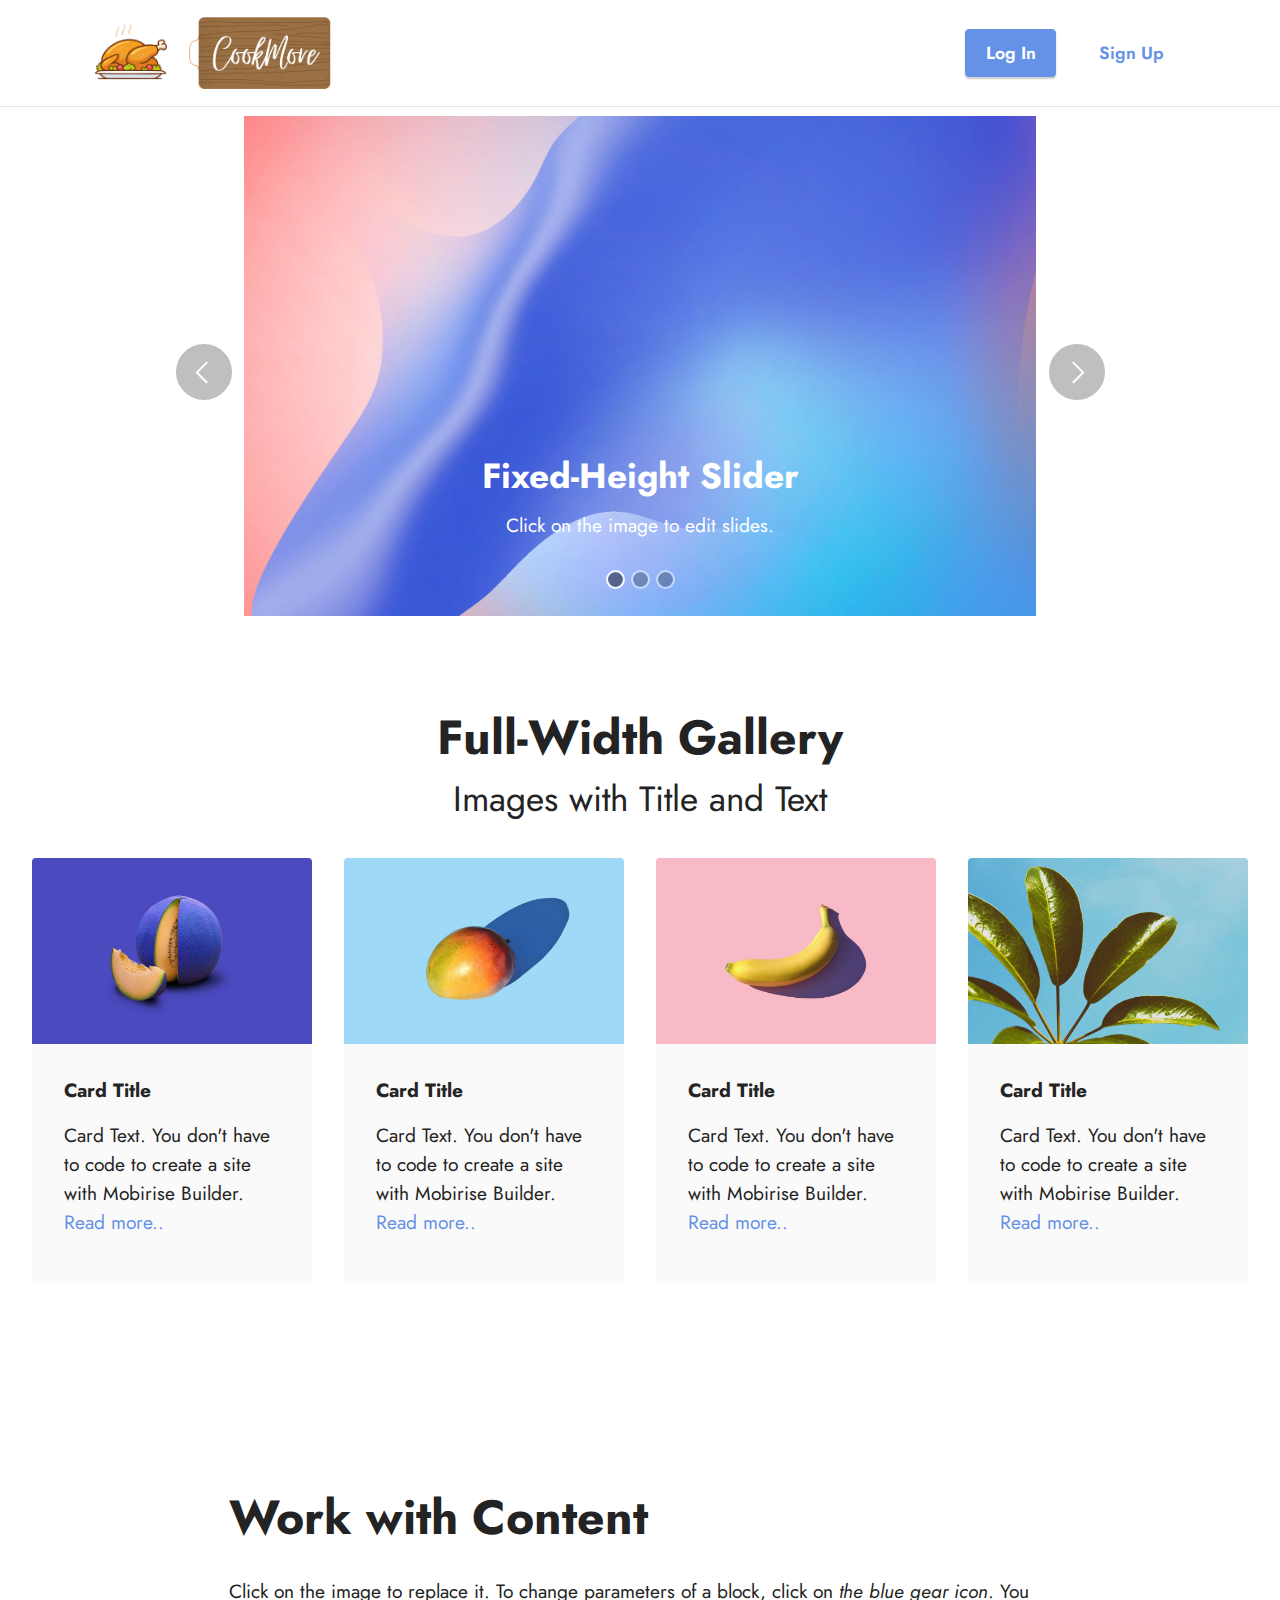
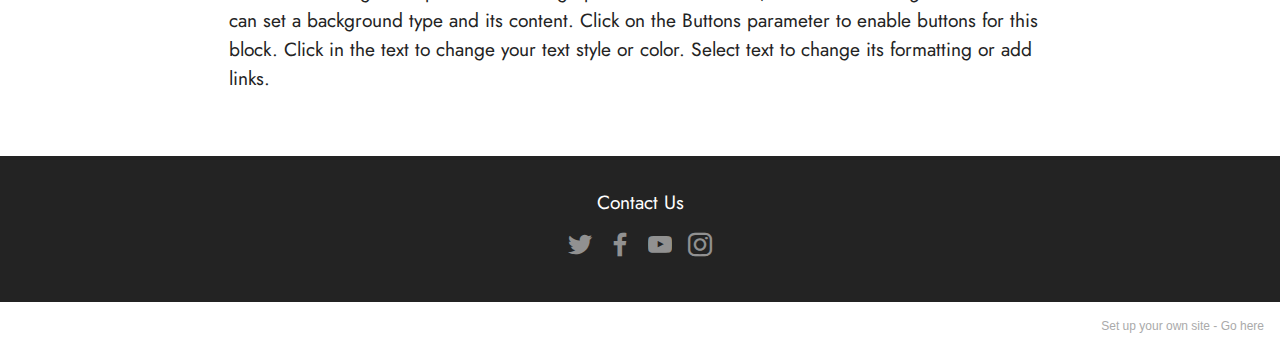
<file: index.html>
<!DOCTYPE html>
<html  >
<head>
  <!-- Site made with Mobirise Website Builder v5.2.0, https://mobirise.com -->
  <meta charset="UTF-8">
  <meta http-equiv="X-UA-Compatible" content="IE=edge">
  <meta name="viewport" content="width=device-width, initial-scale=1, minimum-scale=1">
  <link rel="shortcut icon" href="assets/images/turkey.jpg" type="image/x-icon">
  <meta name="description" content="">
  
  
  <title>Home</title>
  <link rel="stylesheet" href="assets/web/assets/mobirise-icons2/mobirise2.css">
  <link rel="stylesheet" href="assets/tether/tether.min.css">
  <link rel="stylesheet" href="assets/bootstrap/css/bootstrap.min.css">
  <link rel="stylesheet" href="assets/bootstrap/css/bootstrap-grid.min.css">
  <link rel="stylesheet" href="assets/bootstrap/css/bootstrap-reboot.min.css">
  <link rel="stylesheet" href="assets/dropdown/css/style.css">
  <link rel="stylesheet" href="assets/socicon/css/styles.css">
  <link rel="stylesheet" href="assets/theme/css/style.css">
  <link rel="preload" as="style" href="assets/mobirise/css/mbr-additional.css">
  <link rel="stylesheet" href="assets/mobirise/css/mbr-additional.css" type="text/css"> 
  
</head>
<body>
  
  <section class="menu cid-s48OLK6784" once="menu" id="menu1-h">
    
    <nav class="navbar navbar-dropdown navbar-fixed-top navbar-expand-lg">
        <div class="container">
            <div class="navbar-brand">
                <span class="navbar-logo">
                    <a href="index.html">
                        <img src="assets/images/turkey.jpg" alt="CookMore" style="height: 90px;">
                    </a>
                </span>
                <span class="navbar-caption-wrap"><a class="navbar-caption display-1" href="index.html"><img src="assets/images/CookMore.png" style="max-height: 80px; max-width: 200px;" alt="CookMore"></a></span>
            </div>
            <button class="navbar-toggler" type="button" data-toggle="collapse" data-target="#navbarSupportedContent" aria-controls="navbarNavAltMarkup" aria-expanded="false" aria-label="Toggle navigation">
                <div class="hamburger">
                    <span></span>
                    <span></span>
                    <span></span>
                    <span></span>
                </div>
            </button>
            <div class="collapse navbar-collapse" id="navbarSupportedContent">                
                <div class="navbar-buttons"><a class="btn btn-primary display-4" href="registrations/login.html">Log In</a> <a class="btn btn-primary-outline display-4" href="registrations/register.html">Sign Up</a></div>
            </div>
        </div>
    </nav>

</section></br>

<section class="slider2 cid-sot2jlsF81" id="slider2-r">   
    <div class="container">
        <div class="row justify-content-center">
            <div class="col-12 col-md-11">
                <div class="carousel slide carousel-fade" id="sotkgnbJh8" data-ride="carousel" data-interval="5000">
                    
                    <ol class="carousel-indicators">
                        <li data-slide-to="0" class="active" data-target="#sotkgnbJh8"></li>
                        <li data-slide-to="1" data-target="#sotkgnbJh8"></li>
                        <li data-slide-to="2" data-target="#sotkgnbJh8"></li>
                    </ol>
                    <div class="carousel-inner">
                        <div class="carousel-item slider-image item active">
                            <div class="item-wrapper">
                                <img class="d-block w-100" src="assets/images/background3.jpg">
                                <div class="carousel-caption d-none d-md-block">
                                    <h5 class="mbr-section-subtitle mbr-fonts-style display-5">
                                        <strong>Fixed-Height Slider</strong>
                                    </h5>
                                    <p class="mbr-section-text mbr-fonts-style display-7">
                                        Click on the image to edit slides.</p>
                                </div>
                            </div>
                        </div>
                        <div class="carousel-item slider-image item">
                            <div class="item-wrapper">
                                <img class="d-block w-100" src="assets/images/background5.jpg">
                                <div class="carousel-caption d-none d-md-block">
                                    <h5 class="mbr-section-subtitle mbr-fonts-style display-5">
                                        <strong>Fixed-Height Slider</strong>
                                    </h5>
                                    <p class="mbr-section-text mbr-fonts-style display-7">
                                        Click on the image to edit slides.</p>
                                </div>
                            </div>
                        </div>
                        <div class="carousel-item slider-image item">
                            <div class="item-wrapper">
                                <img class="d-block w-100" src="assets/images/background8.jpg">
                                <div class="carousel-caption d-none d-md-block">
                                    <h5 class="mbr-section-subtitle mbr-fonts-style display-5">
                                        <strong>Fixed-Height Slider</strong>
                                    </h5>
                                    <p class="mbr-section-text mbr-fonts-style display-7">
                                        Click on the image to edit slides.</p>
                                </div>
                            </div>
                        </div>
                    </div>
                    <a class="carousel-control carousel-control-prev" role="button" data-slide="prev" href="#sotkgnbJh8">
                        <span class="mobi-mbri mobi-mbri-arrow-prev" aria-hidden="true"></span>
                        <span class="sr-only">Previous</span>
                    </a>
                    <a class="carousel-control carousel-control-next" role="button" data-slide="next" href="#sotkgnbJh8">
                        <span class="mobi-mbri mobi-mbri-arrow-next" aria-hidden="true"></span>
                        <span class="sr-only">Next</span>
                    </a>
                </div>
            </div>
        </div>
    </div>
</section>

<section class="gallery3 cid-sosX26Nv0s" id="gallery3-q">
    
    
    <div class="container-fluid">
        <div class="mbr-section-head">
            <h4 class="mbr-section-title mbr-fonts-style align-center mb-0 display-2">
                <strong>Full-Width Gallery</strong></h4>
            <h5 class="mbr-section-subtitle mbr-fonts-style align-center mb-0 mt-2 display-5">Images with Title and Text</h5>
        </div>
        <div class="row mt-4">
            <div class="item features-image сol-12 col-md-6 col-lg-3">
                <div class="item-wrapper">
                    <div class="item-img">
                        <img src="assets/images/features1.jpg">
                    </div>
                    <div class="item-content">
                        <h5 class="item-title mbr-fonts-style display-7">
                            <strong>Card Title</strong>
                        </h5>
                        
                        <p class="mbr-text mbr-fonts-style mt-3 display-7">
                            Card Text. You don't have to code to create a site with Mobirise Builder. <a href="#" class="text-primary">Read more..</a></p>
                    </div>
                    
                </div>
            </div>
            <div class="item features-image сol-12 col-md-6 col-lg-3">
                <div class="item-wrapper">
                    <div class="item-img">
                        <img src="assets/images/features2.jpg">
                    </div>
                    <div class="item-content">
                        <h5 class="item-title mbr-fonts-style display-7">
                            <strong>Card Title</strong>
                        </h5>
                        
                        <p class="mbr-text mbr-fonts-style mt-3 display-7">
                            Card Text. You don't have to code to create a site with Mobirise Builder. <a href="#" class="text-primary">Read more..</a></p>
                    </div>
                    
                </div>
            </div>
            <div class="item features-image сol-12 col-md-6 col-lg-3">
                <div class="item-wrapper">
                    <div class="item-img">
                        <img src="assets/images/features3.jpg">
                    </div>
                    <div class="item-content">
                        <h5 class="item-title mbr-fonts-style display-7">
                            <strong>Card Title</strong>
                        </h5>
                        
                        <p class="mbr-text mbr-fonts-style mt-3 display-7">
                            Card Text. You don't have to code to create a site with Mobirise Builder. <a href="#" class="text-primary">Read more..</a></p>
                    </div>
                    
                </div>
            </div>
            <div class="item features-image сol-12 col-md-6 col-lg-3">
                <div class="item-wrapper">
                    <div class="item-img">
                        <img src="assets/images/features4.jpg" alt="" title="">
                    </div>
                    <div class="item-content">
                        <h5 class="item-title mbr-fonts-style display-7">
                            <strong>Card Title</strong>
                        </h5>
                        
                        <p class="mbr-text mbr-fonts-style mt-3 display-7">
                            Card Text. You don't have to code to create a site with Mobirise Builder. <a href="#" class="text-primary">Read more..</a></p>
                    </div>
                    
                </div>
            </div>
        </div>
    </div>
</section>

<section class="content1 cid-s48udlf8KU" id="content1-8">
    
    <div class="container">
        <div class="row justify-content-center">
            <div class="title col-12 col-md-9">
                <h3 class="mbr-section-title mbr-fonts-style align-center mb-4 display-2"><strong>Work with Content</strong></h3>
                <h4 class="mbr-section-subtitle align-center mbr-fonts-style mb-4 display-7">Click on the image to replace it. To change parameters of a block, click on <em>the blue gear icon</em>. You can set a background type and its content. Click on the Buttons parameter to enable buttons for this block. Click in the text to change your text style or color. Select text to change its formatting or add links.</h4>
                
            </div>
        </div>
    </div>
</section>

<section class="footer3 cid-s48P1Icc8J" once="footers" id="footer3-i">

    

    

    <div class="container">
        <div class="media-container-row align-center mbr-white">
            <div class="row row-links">
                <ul class="foot-menu">
                    
                    
                    
                    
                    
                <li class="foot-menu-item mbr-fonts-style display-7"></li><li class="foot-menu-item mbr-fonts-style display-7">Contact Us</li><li class="foot-menu-item mbr-fonts-style display-7"></li></ul>
            </div>
            <div class="row social-row">
                <div class="social-list align-right pb-2">
                    
                    
                    
                    
                    
                    
                <div class="soc-item">
                        <a href="https://twitter.com/mobirise" target="_blank">
                            <span class="socicon-twitter socicon mbr-iconfont mbr-iconfont-social"></span>
                        </a>
                    </div><div class="soc-item">
                        <a href="https://www.facebook.com/pages/Mobirise/1616226671953247" target="_blank">
                            <span class="socicon-facebook socicon mbr-iconfont mbr-iconfont-social"></span>
                        </a>
                    </div><div class="soc-item">
                        <a href="https://www.youtube.com/c/mobirise" target="_blank">
                            <span class="socicon-youtube socicon mbr-iconfont mbr-iconfont-social"></span>
                        </a>
                    </div><div class="soc-item">
                        <a href="https://instagram.com/mobirise" target="_blank">
                            <span class="mbr-iconfont mbr-iconfont-social socicon-instagram socicon"></span>
                        </a>
                    </div></div>
            </div>
            <div class="row row-copirayt">
                <p class="mbr-text mb-0 mbr-fonts-style mbr-white align-center display-7"></p>
            </div>
        </div>
    </div>
</section><section style="background-color: #fff; font-family: -apple-system, BlinkMacSystemFont, 'Segoe UI', 'Roboto', 'Helvetica Neue', Arial, sans-serif; color:#aaa; font-size:12px; padding: 0; align-items: center; display: flex;"><a href="https://mobirise.site/t" style="flex: 1 1; height: 3rem; padding-left: 1rem;"></a><p style="flex: 0 0 auto; margin:0; padding-right:1rem;">Set up your own site - <a href="https://mobirise.site/w" style="color:#aaa;">Go here</a></p></section><script src="assets/web/assets/jquery/jquery.min.js"></script>  <script src="assets/popper/popper.min.js"></script>  <script src="assets/tether/tether.min.js"></script>  <script src="assets/bootstrap/js/bootstrap.min.js"></script>  <script src="assets/smoothscroll/smooth-scroll.js"></script>  <script src="assets/dropdown/js/nav-dropdown.js"></script>  <script src="assets/dropdown/js/navbar-dropdown.js"></script>  <script src="assets/touchswipe/jquery.touch-swipe.min.js"></script>  <script src="assets/theme/js/script.js"></script>  
  
  
</body>
</html>
</file>
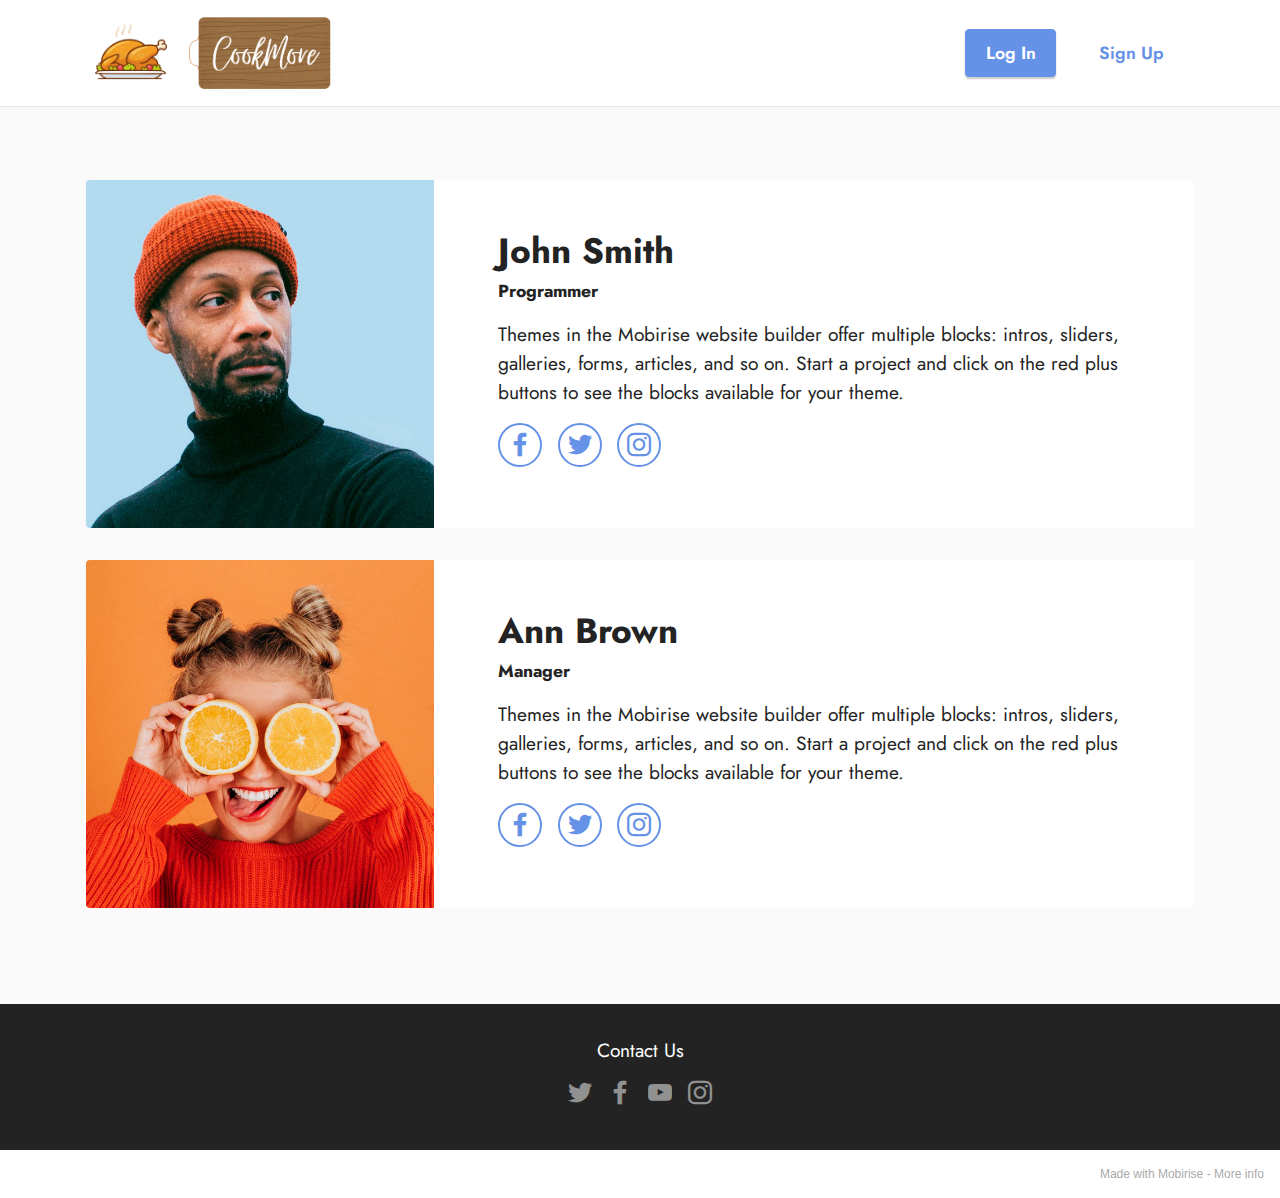
<file: AboutUs.html>
<!DOCTYPE html>
<html  >
<head>
  <!-- Site made with Mobirise Website Builder v5.2.0, https://mobirise.com -->
  <meta charset="UTF-8">
  <meta http-equiv="X-UA-Compatible" content="IE=edge">
  <meta name="viewport" content="width=device-width, initial-scale=1, minimum-scale=1">

  <link rel="shortcut icon" href="assets/images/turkey.jpg" type="image/x-icon">
  <meta name="description" content="Everything you need to know about our team!">
  
  
  <title>About Us</title>
  <link rel="stylesheet" href="assets/tether/tether.min.css">
  <link rel="stylesheet" href="assets/bootstrap/css/bootstrap.min.css">
  <link rel="stylesheet" href="assets/bootstrap/css/bootstrap-grid.min.css">
  <link rel="stylesheet" href="assets/bootstrap/css/bootstrap-reboot.min.css">
  <link rel="stylesheet" href="assets/dropdown/css/style.css">
  <link rel="stylesheet" href="assets/socicon/css/styles.css">
  <link rel="stylesheet" href="assets/theme/css/style.css">
  <link rel="preload" as="style" href="assets/mobirise/css/mbr-additional.css"><link rel="stylesheet" href="assets/mobirise/css/mbr-additional.css" type="text/css">
  
  
  
  
</head>
<body>
  
    <section class="menu cid-s48OLK6784" once="menu" id="menu1-h">
    
        <nav class="navbar navbar-dropdown navbar-fixed-top navbar-expand-lg">
            <div class="container">
                <div class="navbar-brand">
                    <span class="navbar-logo">
                        <a href="index.html">
                            <img src="assets/images/turkey.jpg" alt="CookMore" style="height: 90px;">
                        </a>
                    </span>
                    <span class="navbar-caption-wrap"><a class="navbar-caption display-1" href="index.html"><img src="assets/images/CookMore.png" style="max-height: 80px; max-width: 200px;" alt="CookMore"></a></span>
                </div>
                <button class="navbar-toggler" type="button" data-toggle="collapse" data-target="#navbarSupportedContent" aria-controls="navbarNavAltMarkup" aria-expanded="false" aria-label="Toggle navigation">
                    <div class="hamburger">
                        <span></span>
                        <span></span>
                        <span></span>
                        <span></span>
                    </div>
                </button>
                <div class="collapse navbar-collapse" id="navbarSupportedContent">                
                    <div class="navbar-buttons"><a class="btn btn-primary display-4" href="registrations/login.html">Log In</a> <a class="btn btn-primary-outline display-4" href="registrations/register.html">Sign Up</a></div>
                </div>
            </div>
        </nav>
    
    </section></br>

<section class="team2 cid-sot8R0h6Tj" xmlns="http://www.w3.org/1999/html" id="team2-z">
    
    
    <div class="container">
        <div class="card">
            <div class="card-wrapper">
                <div class="row align-items-center">
                    <div class="col-12 col-md-4">
                        <div class="image-wrapper">
                            <img src="assets/images/team1.jpg" alt="Mobirise">
                        </div>
                    </div>
                    <div class="col-12 col-md">
                        <div class="card-box">
                            <h5 class="card-title mbr-fonts-style m-0 display-5">
                                <strong>John Smith</strong>
                            </h5>
                            <h6 class="mbr-fonts-style mb-3 display-4">
                                <strong>Programmer</strong>
                            </h6>
                            <p class="mbr-text mbr-fonts-style display-7">
                                Themes in the Mobirise website builder offer multiple blocks: intros, sliders,
                                galleries, forms, articles, and so on. Start a project and click on the red plus buttons
                                to see the blocks available for your theme.
                            </p>
                            <div class="social-row display-7">
                                <div class="soc-item">
                                    <a href="https://www.facebook.com/" target="_blank">
                                        <span class="mbr-iconfont socicon socicon-facebook"></span>
                                    </a>
                                </div>
                                <div class="soc-item">
                                    <a href="https://twitter.com/" target="_blank">
                                        <span class="mbr-iconfont socicon socicon-twitter"></span>
                                    </a>
                                </div>
                                <div class="soc-item">
                                    <a href="https://instagram.com/" target="_blank">
                                        <span class="mbr-iconfont socicon socicon-instagram"></span>
                                    </a>
                                </div>
                                
                                
                            </div>
                        </div>
                    </div>
                </div>
            </div>
        </div>
        <div class="card">
            <div class="card-wrapper">
                <div class="row align-items-center">
                    <div class="col-12 col-md-4">
                        <div class="image-wrapper">
                            <img src="assets/images/team2.jpg" alt="Mobirise">
                        </div>
                    </div>
                    <div class="col-12 col-md">
                        <div class="card-box">
                            <h5 class="card-title mbr-fonts-style m-0 display-5">
                                <strong>Ann Brown</strong>
                            </h5>
                            <h6 class="mbr-fonts-style mb-3 display-4">
                                <strong>Manager</strong>
                            </h6>
                            <p class="mbr-text mbr-fonts-style display-7">
                                Themes in the Mobirise website builder offer multiple blocks: intros, sliders,
                                galleries, forms, articles, and so on. Start a project and click on the red plus buttons
                                to see the blocks available for your theme.
                            </p>
                            <div class="social-row display-7">
                                <div class="soc-item">
                                    <a href="https://www.facebook.com/Mobirise/" target="_blank">
                                        <span class="mbr-iconfont socicon socicon-facebook"></span>
                                    </a>
                                </div>
                                <div class="soc-item">
                                    <a href="https://twitter.com/mobirise" target="_blank">
                                        <span class="mbr-iconfont socicon socicon-twitter"></span>
                                    </a>
                                </div>
                                <div class="soc-item">
                                    <a href="https://instagram.com/mobirise" target="_blank">
                                        <span class="mbr-iconfont socicon socicon-instagram"></span>
                                    </a>
                                </div>
                                
                                
                            </div>
                        </div>
                    </div>
                </div>
            </div>
        </div>
        
    </div>
</section>

<section class="footer3 cid-s48P1Icc8J" once="footers" id="footer3-y">

    

    

    <div class="container">
        <div class="media-container-row align-center mbr-white">
            <div class="row row-links">
                <ul class="foot-menu">
                    
                    
                    
                    
                    
                <li class="foot-menu-item mbr-fonts-style display-7"></li><li class="foot-menu-item mbr-fonts-style display-7">Contact Us</li><li class="foot-menu-item mbr-fonts-style display-7"></li></ul>
            </div>
            <div class="row social-row">
                <div class="social-list align-right pb-2">
                    
                    
                    
                    
                    
                    
                <div class="soc-item">
                        <a href="https://twitter.com/mobirise" target="_blank">
                            <span class="socicon-twitter socicon mbr-iconfont mbr-iconfont-social"></span>
                        </a>
                    </div><div class="soc-item">
                        <a href="https://www.facebook.com/pages/Mobirise/1616226671953247" target="_blank">
                            <span class="socicon-facebook socicon mbr-iconfont mbr-iconfont-social"></span>
                        </a>
                    </div><div class="soc-item">
                        <a href="https://www.youtube.com/c/mobirise" target="_blank">
                            <span class="socicon-youtube socicon mbr-iconfont mbr-iconfont-social"></span>
                        </a>
                    </div><div class="soc-item">
                        <a href="https://instagram.com/mobirise" target="_blank">
                            <span class="mbr-iconfont mbr-iconfont-social socicon-instagram socicon"></span>
                        </a>
                    </div></div>
            </div>
            <div class="row row-copirayt">
                <p class="mbr-text mb-0 mbr-fonts-style mbr-white align-center display-7"></p>
            </div>
        </div>
    </div>
</section><section style="background-color: #fff; font-family: -apple-system, BlinkMacSystemFont, 'Segoe UI', 'Roboto', 'Helvetica Neue', Arial, sans-serif; color:#aaa; font-size:12px; padding: 0; align-items: center; display: flex;"><a href="https://mobirise.site/d" style="flex: 1 1; height: 3rem; padding-left: 1rem;"></a><p style="flex: 0 0 auto; margin:0; padding-right:1rem;">Made with Mobirise - <a href="https://mobirise.site/m" style="color:#aaa;">More info</a></p></section><script src="assets/web/assets/jquery/jquery.min.js"></script>  <script src="assets/popper/popper.min.js"></script>  <script src="assets/tether/tether.min.js"></script>  <script src="assets/bootstrap/js/bootstrap.min.js"></script>  <script src="assets/smoothscroll/smooth-scroll.js"></script>  <script src="assets/dropdown/js/nav-dropdown.js"></script>  <script src="assets/dropdown/js/navbar-dropdown.js"></script>  <script src="assets/touchswipe/jquery.touch-swipe.min.js"></script>  <script src="assets/theme/js/script.js"></script>  
  
  
</body>
</html>
</file>
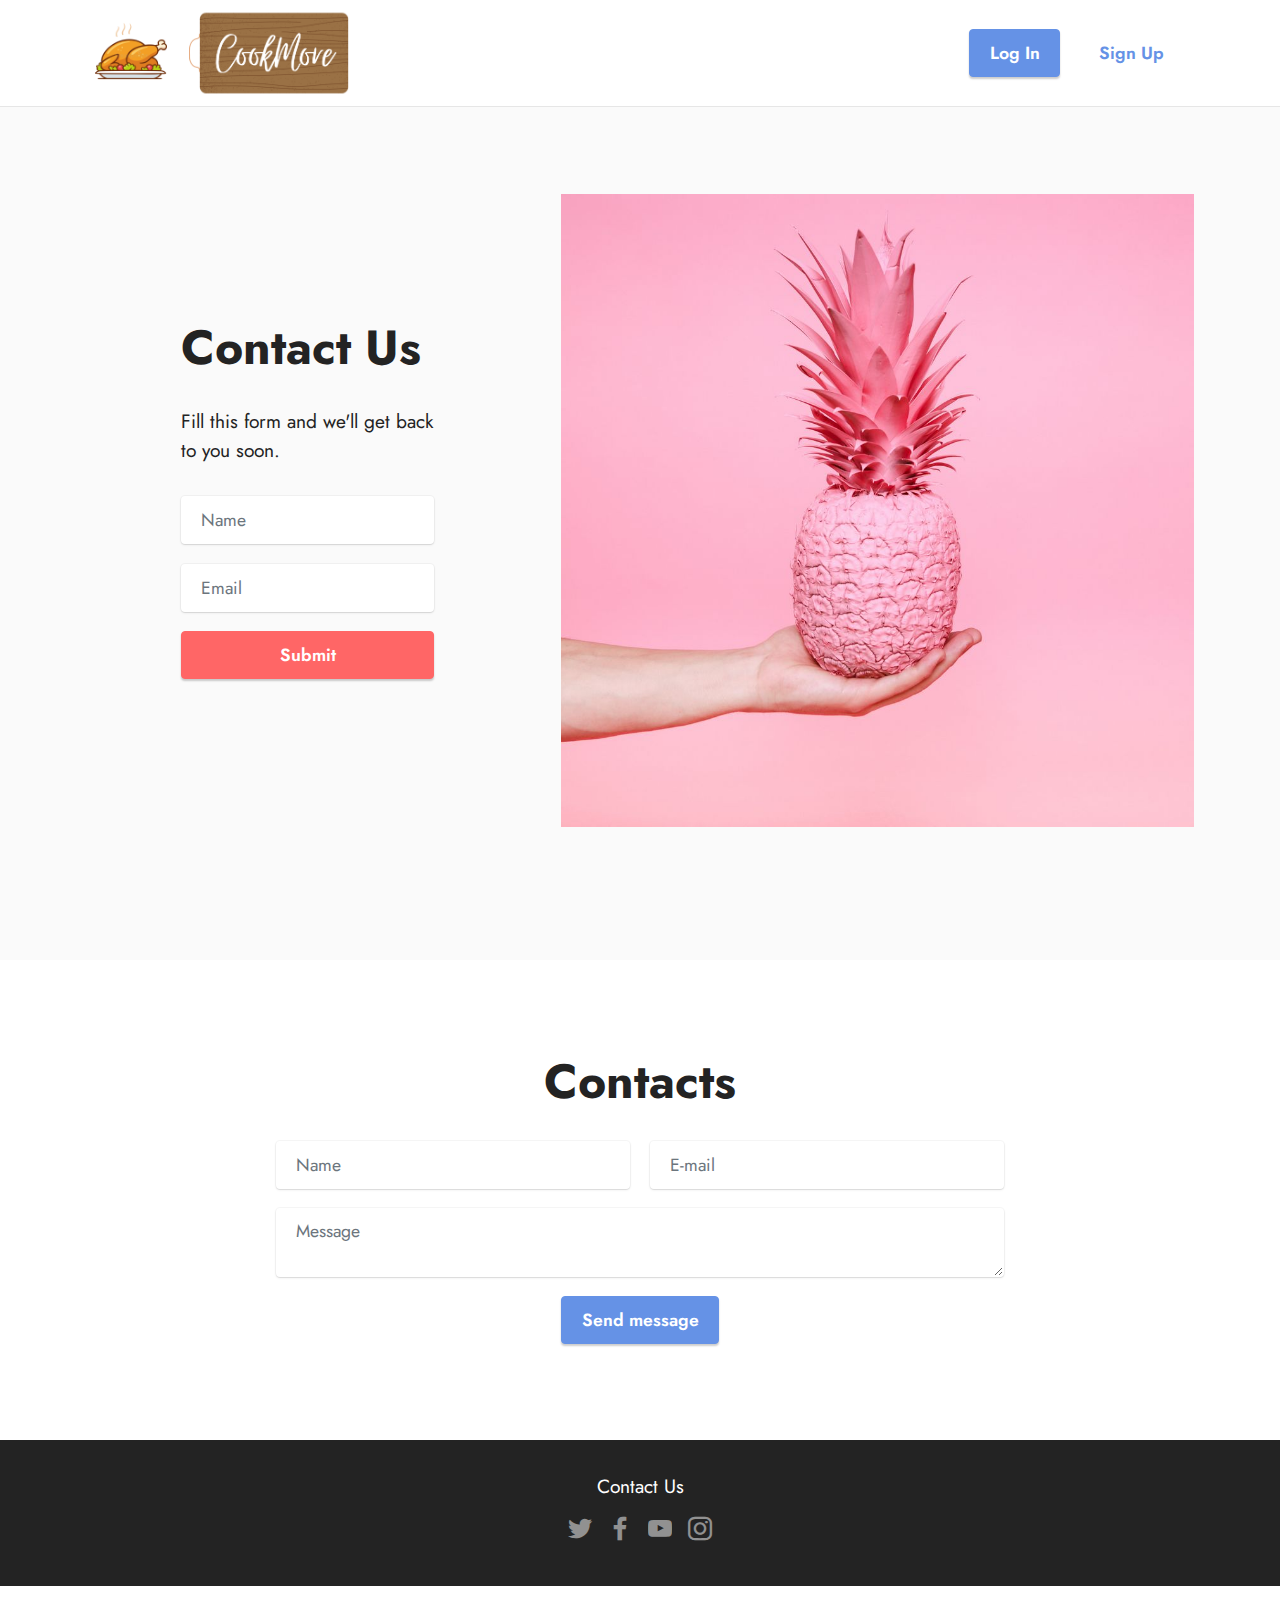
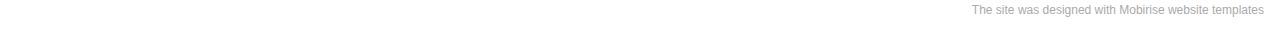
<file: ContactUs.html>
<!DOCTYPE html>
<html  >
<head>
  <!-- Site made with Mobirise Website Builder v5.2.0, https://mobirise.com -->
  <meta charset="UTF-8">
  <meta http-equiv="X-UA-Compatible" content="IE=edge">
  <meta name="generator" content="Mobirise v5.2.0, mobirise.com">
  <meta name="viewport" content="width=device-width, initial-scale=1, minimum-scale=1">
  <link rel="shortcut icon" href="assets/images/turkey.jpg" type="image/x-icon">
  <meta name="description" content="Contact us if need any help.">
  
  
  <title>Contact Us</title>
  <link rel="stylesheet" href="assets/tether/tether.min.css">
  <link rel="stylesheet" href="assets/bootstrap/css/bootstrap.min.css">
  <link rel="stylesheet" href="assets/bootstrap/css/bootstrap-grid.min.css">
  <link rel="stylesheet" href="assets/bootstrap/css/bootstrap-reboot.min.css">
  <link rel="stylesheet" href="assets/dropdown/css/style.css">
  <link rel="stylesheet" href="assets/formstyler/jquery.formstyler.css">
  <link rel="stylesheet" href="assets/formstyler/jquery.formstyler.theme.css">
  <link rel="stylesheet" href="assets/datepicker/jquery.datetimepicker.min.css">
  <link rel="stylesheet" href="assets/socicon/css/styles.css">
  <link rel="stylesheet" href="assets/theme/css/style.css">
  <link rel="preload" as="style" href="assets/mobirise/css/mbr-additional.css"><link rel="stylesheet" href="assets/mobirise/css/mbr-additional.css" type="text/css">
  
  
  
  
</head>
<body>
  
  <section class="menu cid-s48OLK6784" once="menu" id="menu1-s">
    
    <nav class="navbar navbar-dropdown navbar-fixed-top navbar-expand-lg">
        <div class="container">
            <div class="navbar-brand">
                <span class="navbar-logo">
                    <a href="index.html">
                        <img src="assets/images/turkey.jpg" alt="Mobirise" style="height: 90px;">
                    </a>
                </span>
                <span class="navbar-caption-wrap"><a class="navbar-caption display-1" href="index.html"><img src="assets/images/CookMore.png" style="max-height: 90px; max-width: 200px;="CookMore"></a></span>
            </div>
            <button class="navbar-toggler" type="button" data-toggle="collapse" data-target="#navbarSupportedContent" aria-controls="navbarNavAltMarkup" aria-expanded="false" aria-label="Toggle navigation">
                <div class="hamburger">
                    <span></span>
                    <span></span>
                    <span></span>
                    <span></span>
                </div>
            </button>
            <div class="collapse navbar-collapse" id="navbarSupportedContent">
                <ul class="navbar-nav nav-dropdown" data-app-modern-menu="true"><li class="nav-item"><a class="nav-link link text-black display-4" href="index.html"></a></li><li class="nav-item"><a class="nav-link link text-black display-4" href="https://mobirise.com"></a></li></ul>
                
                <div class="navbar-buttons mbr-section-btn"><a class="btn btn-primary display-4" href="registrations/login.html">Log In</a> <a class="btn btn-primary-outline display-4" href="registrations/register.html">Sign Up</a></div>
            </div>
        </div>
    </nav>

</section>

<section class="form4 cid-sotfOIwQVE mbr-fullscreen" id="form4-16">
    <div class="container">
        <div class="row content-wrapper justify-content-center">
            <div class="col-lg-3 offset-lg-1 mbr-form" data-form-type="formoid">
                <form action="https://mobirise.eu/" method="POST" class="mbr-form form-with-styler" data-form-title="Form Name"><input type="hidden" name="email" data-form-email="true" value="wV+GlLDO4oPgi674LYDcom26v5EmJLiEoZlUxMMOQWY8qvyXX9kFWEchlkI+isYnDe2Vpdl8hL9SNSffRkmljIPJA0Vbk4/7AYPlF5evCDZ4QC5MZsBpuppRPeb/5Nsw">
                    <div class="">
                        <div hidden="hidden" data-form-alert="" class="alert alert-success col-12">Thanks for filling
                            out the form!</div>
                        <div hidden="hidden" data-form-alert-danger="" class="alert alert-danger col-12">Oops...! some
                            problem!</div>
                    </div>
                    <div class="dragArea row">
                        <div class="col-lg-12 col-md-12 col-sm-12">
                            <h1 class="mbr-section-title mb-4 display-2">
                                <strong>Contact Us</strong>
                            </h1>
                        </div>
                        <div class="col-lg-12 col-md-12 col-sm-12">
                            <p class="mbr-text mbr-fonts-style mb-4 display-7">
                                Fill this form and we'll get back to you soon.</p>
                        </div>
                        <div class="col-lg-12 col-md col-12 form-group" data-for="name">
                            <input type="text" name="name" placeholder="Name" data-form-field="name" class="form-control" value="" id="name-form4-16">
                        </div>
                        <div class="col-lg-12 col-md col-12 form-group" data-for="email">
                            <input type="email" name="email" placeholder="Email" data-form-field="email" class="form-control" value="" id="email-form4-16">
                        </div>
                        <div class="col-12 col-md-auto mbr-section-btn">
                            <button type="submit" class="btn btn-secondary display-4">Submit</button>
                        </div>
                    </div>
                </form>
            </div>
            <div class="col-lg-7 offset-lg-1 col-12">
                <div class="image-wrapper">
                    <img class="w-100" src="assets/images/sq3.jpg" alt="Mobirise">
                </div>
            </div>
        </div>
    </div>
</section>

<section class="form5 cid-sotfPq81mW" id="form5-17">
    
    
    <div class="container">
        <div class="mbr-section-head">
            <h3 class="mbr-section-title mbr-fonts-style align-center mb-0 display-2">
                <strong>Contacts</strong>
            </h3>
            
        </div>
        <div class="row justify-content-center mt-4">
            <div class="col-lg-8 mx-auto mbr-form" data-form-type="formoid">
                <form action="https://mobirise.eu/" method="POST" class="mbr-form form-with-styler" data-form-title="Form Name"><input type="hidden" name="email" data-form-email="true" value="vVthkdcUDaRj0PJhnp8i94tkpheq9DOuJBIbUiCoxPXwHQxEPdpZLeUUulEj3s/m6Jyqa4IHvqHdaDl+uSY4vQx2h59rXWC8RSqA80s5cucElOmzn6Ta0NKO9QVOf9dQ">
                    <div class="">
                        <div hidden="hidden" data-form-alert="" class="alert alert-success col-12">Thanks for filling out the form!</div>
                        <div hidden="hidden" data-form-alert-danger="" class="alert alert-danger col-12">Oops...! some
                            problem!</div>
                    </div>
                    <div class="dragArea row">
                        <div class="col-md col-sm-12 form-group" data-for="name">
                            <input type="text" name="name" placeholder="Name" data-form-field="name" class="form-control" value="" id="name-form5-17">
                        </div>
                        <div class="col-md col-sm-12 form-group" data-for="email">
                            <input type="email" name="email" placeholder="E-mail" data-form-field="email" class="form-control" value="" id="email-form5-17">
                        </div>
                        
                        <div class="col-12 form-group" data-for="textarea">
                            <textarea name="textarea" placeholder="Message" data-form-field="textarea" class="form-control" id="textarea-form5-17"></textarea>
                        </div>
                        <div class="col-lg-12 col-md-12 col-sm-12 align-center mbr-section-btn"><button type="submit" class="btn btn-primary display-4">Send message</button></div>
                    </div>
                </form>
            </div>
        </div>
    </div>
</section>

<section class="footer3 cid-s48P1Icc8J" once="footers" id="footer3-t">

    

    

    <div class="container">
        <div class="media-container-row align-center mbr-white">
            <div class="row row-links">
                <ul class="foot-menu">
                    
                    
                    
                    
                    
                <li class="foot-menu-item mbr-fonts-style display-7"></li><li class="foot-menu-item mbr-fonts-style display-7">Contact Us</li><li class="foot-menu-item mbr-fonts-style display-7"></li></ul>
            </div>
            <div class="row social-row">
                <div class="social-list align-right pb-2">
                    
                    
                    
                    
                    
                    
                <div class="soc-item">
                        <a href="https://twitter.com/mobirise" target="_blank">
                            <span class="socicon-twitter socicon mbr-iconfont mbr-iconfont-social"></span>
                        </a>
                    </div><div class="soc-item">
                        <a href="https://www.facebook.com/pages/Mobirise/1616226671953247" target="_blank">
                            <span class="socicon-facebook socicon mbr-iconfont mbr-iconfont-social"></span>
                        </a>
                    </div><div class="soc-item">
                        <a href="https://www.youtube.com/c/mobirise" target="_blank">
                            <span class="socicon-youtube socicon mbr-iconfont mbr-iconfont-social"></span>
                        </a>
                    </div><div class="soc-item">
                        <a href="https://instagram.com/mobirise" target="_blank">
                            <span class="mbr-iconfont mbr-iconfont-social socicon-instagram socicon"></span>
                        </a>
                    </div></div>
            </div>
            <div class="row row-copirayt">
                <p class="mbr-text mb-0 mbr-fonts-style mbr-white align-center display-7"></p>
            </div>
        </div>
    </div>
</section><section style="background-color: #fff; font-family: -apple-system, BlinkMacSystemFont, 'Segoe UI', 'Roboto', 'Helvetica Neue', Arial, sans-serif; color:#aaa; font-size:12px; padding: 0; align-items: center; display: flex;"><a href="https://mobirise.site/u" style="flex: 1 1; height: 3rem; padding-left: 1rem;"></a><p style="flex: 0 0 auto; margin:0; padding-right:1rem;"><a href="https://mobirise.site/q" style="color:#aaa;">The site</a> was designed with Mobirise website templates</p></section><script src="assets/web/assets/jquery/jquery.min.js"></script>  <script src="assets/popper/popper.min.js"></script>  <script src="assets/tether/tether.min.js"></script>  <script src="assets/bootstrap/js/bootstrap.min.js"></script>  <script src="assets/smoothscroll/smooth-scroll.js"></script>  <script src="assets/dropdown/js/nav-dropdown.js"></script>  <script src="assets/dropdown/js/navbar-dropdown.js"></script>  <script src="assets/touchswipe/jquery.touch-swipe.min.js"></script>  <script src="assets/formstyler/jquery.formstyler.js"></script>  <script src="assets/formstyler/jquery.formstyler.min.js"></script>  <script src="assets/datepicker/jquery.datetimepicker.full.js"></script>  <script src="assets/theme/js/script.js"></script>  <script src="assets/formoid/formoid.min.js"></script>  
  
  
</body>
</html>
</file>
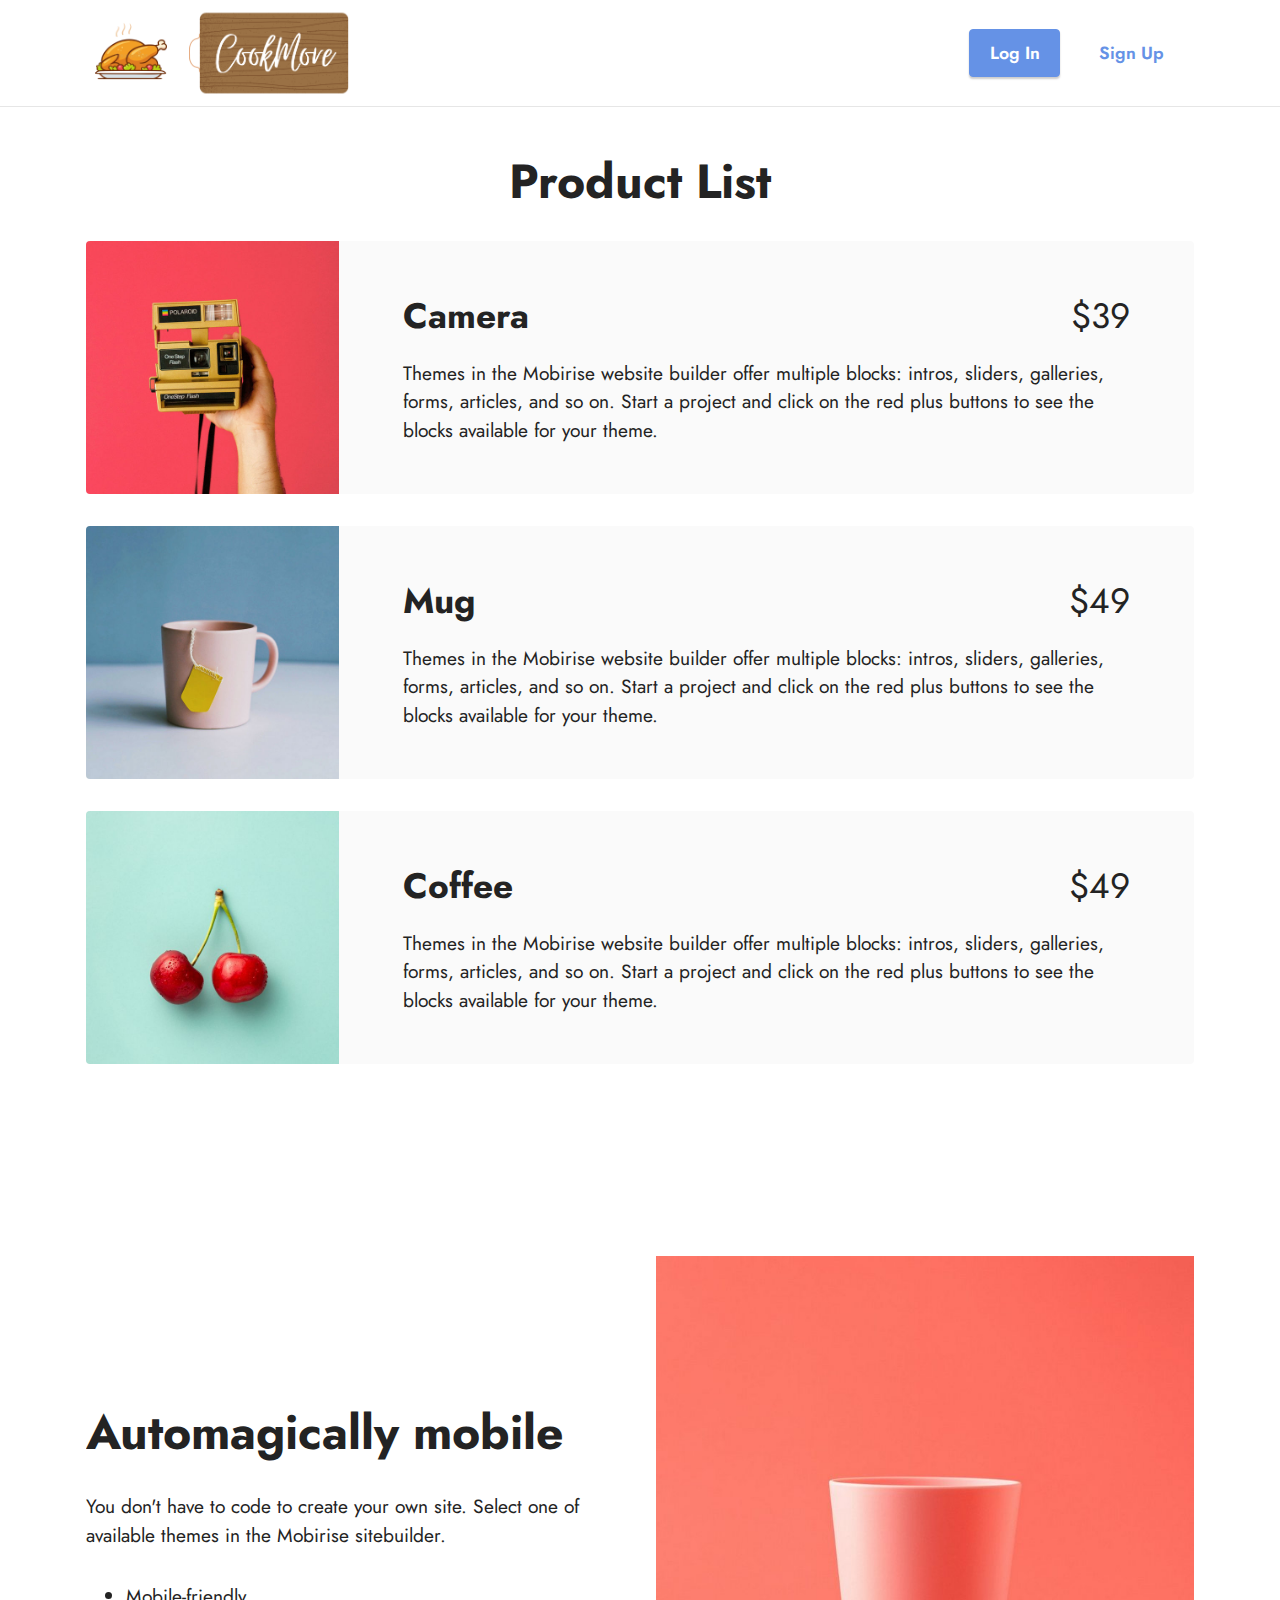
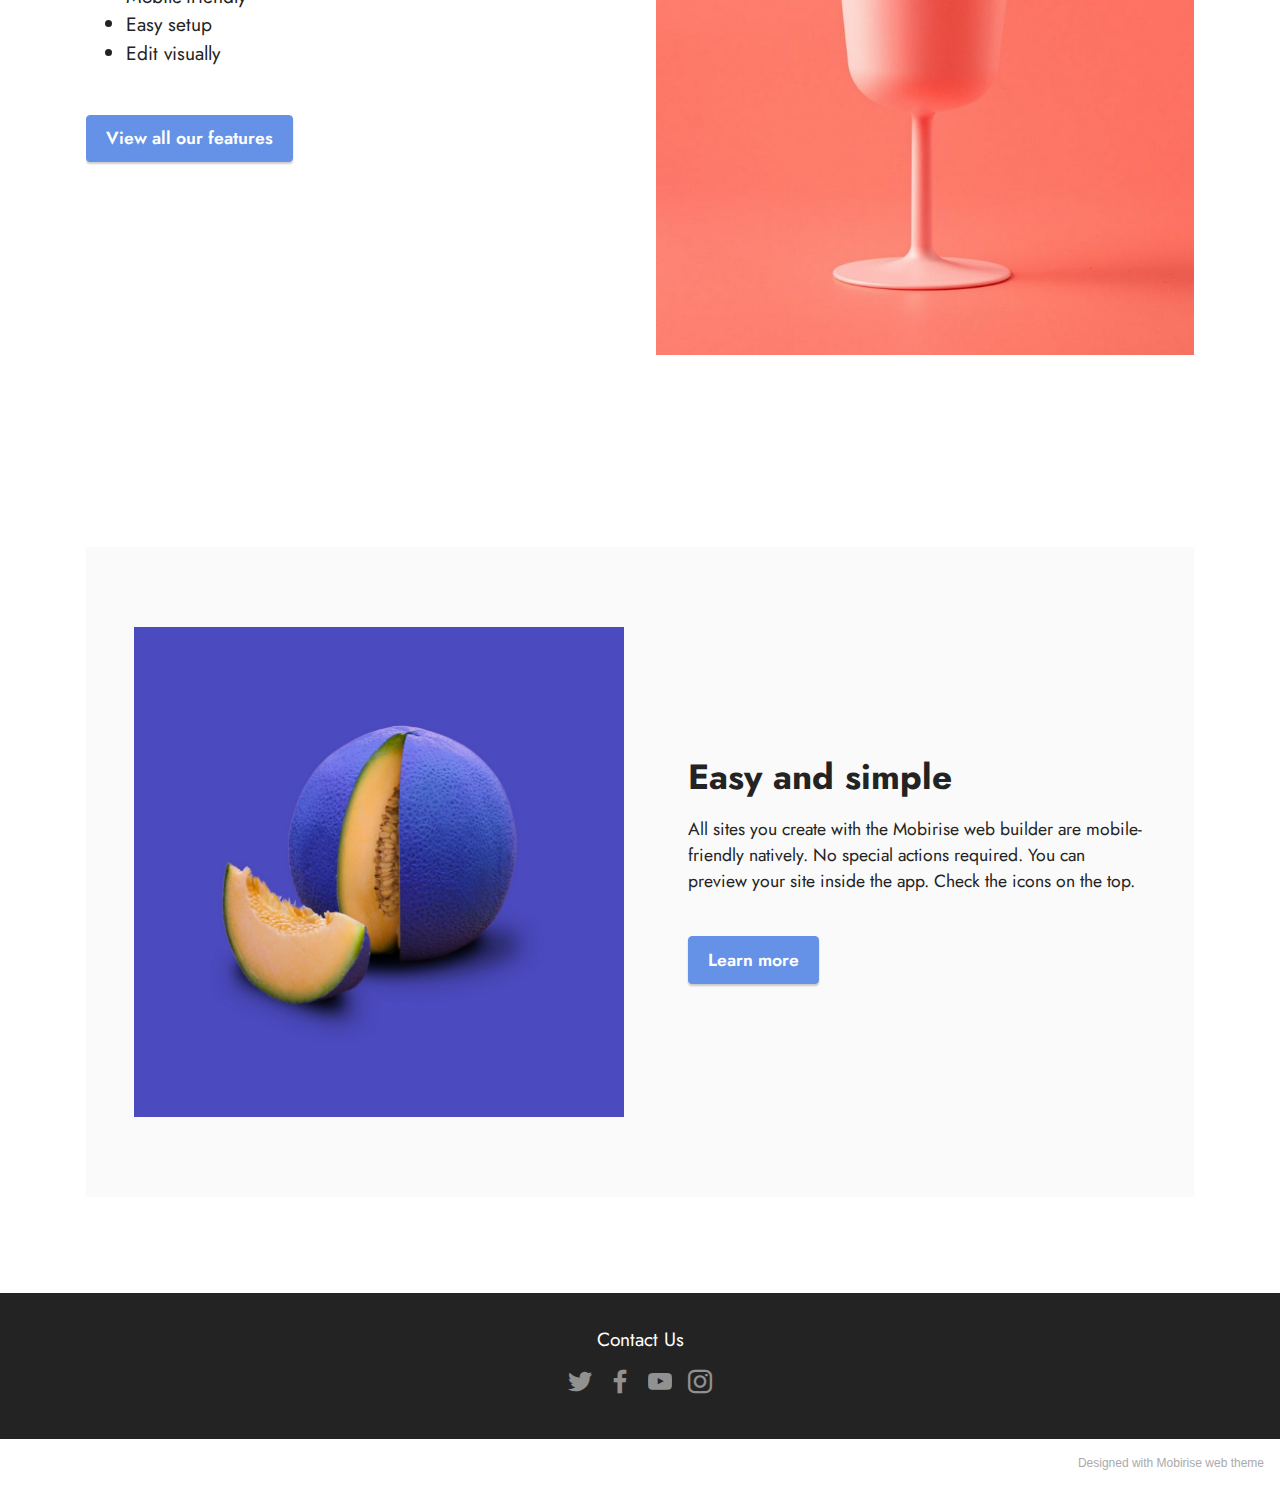
<file: Recipes.html>
<!DOCTYPE html>
<html  >
<head>
  <!-- Site made with Mobirise Website Builder v5.2.0, https://mobirise.com -->
  <meta charset="UTF-8">
  <meta http-equiv="X-UA-Compatible" content="IE=edge">
  <meta name="generator" content="Mobirise v5.2.0, mobirise.com">
  <meta name="viewport" content="width=device-width, initial-scale=1, minimum-scale=1">
  <link rel="shortcut icon" href="assets/images/turkey.jpg" type="image/x-icon">
  <meta name="description" content="">
  
  
  <title>Recipes</title>
  <link rel="stylesheet" href="assets/web/assets/mobirise-icons2/mobirise2.css">
  <link rel="stylesheet" href="assets/tether/tether.min.css">
  <link rel="stylesheet" href="assets/bootstrap/css/bootstrap.min.css">
  <link rel="stylesheet" href="assets/bootstrap/css/bootstrap-grid.min.css">
  <link rel="stylesheet" href="assets/bootstrap/css/bootstrap-reboot.min.css">
  <link rel="stylesheet" href="assets/dropdown/css/style.css">
  <link rel="stylesheet" href="assets/socicon/css/styles.css">
  <link rel="stylesheet" href="assets/theme/css/style.css">
  <link rel="preload" as="style" href="assets/mobirise/css/mbr-additional.css"><link rel="stylesheet" href="assets/mobirise/css/mbr-additional.css" type="text/css">
</head>
<body>
  
  <section class="menu cid-s48OLK6784" once="menu" id="menu1-10">
    
    <nav class="navbar navbar-dropdown navbar-fixed-top navbar-expand-lg">
        <div class="container">
            <div class="navbar-brand">
                <span class="navbar-logo">
                    <a href="index.html">
                        <img src="assets/images/turkey.jpg" alt="CookMore" style="height: 90px;">
                    </a>
                </span>
                <span class="navbar-caption-wrap"><a class="navbar-caption display-1" href="index.html"><img src="assets/images/CookMore.png" style="max-height: 90px; max-width: 200px;" alt="CookMore"></a></span>
            </div>
            <button class="navbar-toggler" type="button" data-toggle="collapse" data-target="#navbarSupportedContent" aria-controls="navbarNavAltMarkup" aria-expanded="false" aria-label="Toggle navigation">
                <div class="hamburger">
                    <span></span>
                    <span></span>
                    <span></span>
                    <span></span>
                </div>
            </button>
            <div class="collapse navbar-collapse" id="navbarSupportedContent">
                <ul class="navbar-nav nav-dropdown" data-app-modern-menu="true"><li class="nav-item"><a class="nav-link link text-black display-4" href="index.html"></a></li><li class="nav-item"><a class="nav-link link text-black display-4" href=""></a></li></ul>
                
                <div class="navbar-buttons mbr-section-btn"><a class="btn btn-primary display-4" href="LogIn.html#top">Log In</a> <a class="btn btn-primary-outline display-4" href="SignUp.html#top">Sign Up</a></div>
            </div>
        </div>
    </nav>

</section>

<section class="features10 cid-sotbW4qMBf" id="features11-12">   
    <div class="container">
        <div class="title">
            <h3 class="mbr-section-title mbr-fonts-style mb-4 display-2">
                <strong>Product List</strong>
            </h3>
            
        </div>
        <div class="card">
            <div class="card-wrapper">
                <div class="row align-items-center">
                    <div class="col-12 col-md-3">
                        <div class="image-wrapper">
                            <img src="assets/images/product1.jpg" alt="Mobirise" title="">
                        </div>
                    </div>
                    <div class="col-12 col-md">
                        <div class="card-box">
                            <div class="row">
                                <div class="col-12">
                                    <div class="top-line">
                                        <h4 class="card-title mbr-fonts-style display-5"><strong>Camera</strong></h4>
                                        <p class="cost mbr-fonts-style display-5">
                                            $39</p>
                                    </div>
                                </div>
                                <div class="col-12">
                                    <div class="bottom-line">
                                        <p class="mbr-text mbr-fonts-style m-0 display-7">
                                            Themes in the Mobirise website builder offer multiple blocks: intros,
                                            sliders, galleries, forms, articles, and so on. Start a project and click on
                                            the red plus buttons to see the blocks available for your theme.
                                        </p>
                                    </div>
                                </div>
                            </div>
                        </div>
                    </div>
                </div>
            </div>
        </div>
        <div class="card">
            <div class="card-wrapper">
                <div class="row align-items-center">
                    <div class="col-12 col-md-3">
                        <div class="image-wrapper">
                            <img src="assets/images/product2.jpg" alt="Mobirise" title="">
                        </div>
                    </div>
                    <div class="col-12 col-md">
                        <div class="card-box">
                            <div class="row">
                                <div class="col-12">
                                    <div class="top-line">
                                        <h4 class="card-title mbr-fonts-style display-5"><strong>Mug</strong></h4>
                                        <p class="cost mbr-fonts-style display-5">
                                            $49</p>
                                    </div>
                                </div>
                                <div class="col-12">
                                    <div class="bottom-line">
                                        <p class="mbr-text mbr-fonts-style m-0 display-7">
                                            Themes in the Mobirise website builder offer multiple blocks: intros,
                                            sliders, galleries, forms, articles, and so on. Start a project and click on
                                            the red plus buttons to see the blocks available for your theme.
                                        </p>
                                    </div>
                                </div>
                            </div>
                        </div>
                    </div>
                </div>
            </div>
        </div>
        <div class="card">
            <div class="card-wrapper">
                <div class="row align-items-center">
                    <div class="col-12 col-md-3">
                        <div class="image-wrapper">
                            <img src="assets/images/product3.jpg" alt="Mobirise" title="">
                        </div>
                    </div>
                    <div class="col-12 col-md">
                        <div class="card-box">
                            <div class="row">
                                <div class="col-12">
                                    <div class="top-line">
                                        <h4 class="card-title mbr-fonts-style display-5"><strong>Coffee</strong></h4>
                                        <p class="cost mbr-fonts-style display-5">
                                            $49</p>
                                    </div>
                                </div>
                                <div class="col-12">
                                    <div class="bottom-line">
                                        <p class="mbr-text mbr-fonts-style m-0 display-7">
                                            Themes in the Mobirise website builder offer multiple blocks: intros,
                                            sliders, galleries, forms, articles, and so on. Start a project and click on
                                            the red plus buttons to see the blocks available for your theme.
                                        </p>
                                    </div>
                                </div>
                            </div>
                        </div>
                    </div>
                </div>
            </div>
        </div>
        
        
        
    </div>
</section>

<section class="features11 cid-sotc3IQY1T" id="features12-13">    
    <div class="container">
        <div class="row align-items-center">
            <div class="col-12 col-lg">
                <div class="card-wrapper">
                    <div class="card-box">
                        <h4 class="card-title mbr-fonts-style mb-4 display-2">
                            <strong>Automagically mobile</strong>
                        </h4>
                        <p class="mbr-text mbr-fonts-style mb-4 display-7">
                            You don't have to code to create your own site. Select one of available themes in the Mobirise sitebuilder.</p>
                        <div class="mbr-text mbr-fonts-style counter-container display-7">
                            <ul>
                                <li>Mobile-friendly</li>
                                <li>Easy setup</li>
                                <li>Edit visually</li>
                            </ul>
                        </div>
                        <div class="mbr-section-btn mb-4">
                            <a class="btn btn-primary display-4" href="https://mobiri.se">View all our features</a>
                        </div>
                    </div>
                </div>
            </div>
            <div class="col-12 col-lg-6 md-pb">
                <div class="image-wrapper">
                    <img src="assets/images/3.jpg" alt="Mobirise">
                </div>
            </div>
        </div>
    </div>
</section>

<section class="features16 cid-sotc5C95LH" id="features17-14">
    

    
    <div class="container">
        <div class="content-wrapper">
            <div class="row align-items-center">
                <div class="col-12 col-lg-6">
                    <div class="image-wrapper">
                        <img src="assets/images/sq1.jpg" alt="Mobirise">
                    </div>
                </div>
                <div class="col-12 col-lg">
                    <div class="text-wrapper">
                        <h6 class="card-title mbr-fonts-style display-5">
                            <strong>Easy and simple</strong>
                        </h6>
                        <p class="mbr-text mbr-fonts-style mb-4 display-4">
                            All sites you create with the Mobirise web builder are mobile-friendly natively. No special actions required. You can preview your site inside the app. Check the icons on the top.</p>
                        <div class="mbr-section-btn mt-3">
                            <a class="btn btn-primary display-4" href="https://mobiri.se">
                                Learn more
                            </a>
                        </div>
                    </div>
                </div>
            </div>
        </div>
    </div>
</section>

<section class="footer3 cid-s48P1Icc8J" once="footers" id="footer3-11">

    

    

    <div class="container">
        <div class="media-container-row align-center mbr-white">
            <div class="row row-links">
                <ul class="foot-menu">                    
                <li class="foot-menu-item mbr-fonts-style display-7"></li><li class="foot-menu-item mbr-fonts-style display-7">Contact Us</li><li class="foot-menu-item mbr-fonts-style display-7"></li></ul>
            </div>
            <div class="row social-row">
                <div class="social-list align-right pb-2">      
                <div class="soc-item">
                        <a href="https://twitter.com/mobirise" target="_blank">
                            <span class="socicon-twitter socicon mbr-iconfont mbr-iconfont-social"></span>
                        </a>
                    </div><div class="soc-item">
                        <a href="https://www.facebook.com/pages/Mobirise/1616226671953247" target="_blank">
                            <span class="socicon-facebook socicon mbr-iconfont mbr-iconfont-social"></span>
                        </a>
                    </div><div class="soc-item">
                        <a href="https://www.youtube.com/c/mobirise" target="_blank">
                            <span class="socicon-youtube socicon mbr-iconfont mbr-iconfont-social"></span>
                        </a>
                    </div><div class="soc-item">
                        <a href="https://instagram.com/mobirise" target="_blank">
                            <span class="mbr-iconfont mbr-iconfont-social socicon-instagram socicon"></span>
                        </a>
                    </div></div>
            </div>
            <div class="row row-copirayt">
                <p class="mbr-text mb-0 mbr-fonts-style mbr-white align-center display-7"></p>
            </div>
        </div>
    </div>
</section><section style="background-color: #fff; font-family: -apple-system, BlinkMacSystemFont, 'Segoe UI', 'Roboto', 'Helvetica Neue', Arial, sans-serif; color:#aaa; font-size:12px; padding: 0; align-items: center; display: flex;"><a href="https://mobirise.site/c" style="flex: 1 1; height: 3rem; padding-left: 1rem;"></a><p style="flex: 0 0 auto; margin:0; padding-right:1rem;">Designed with <a href="https://mobirise.site/b" style="color:#aaa;">Mobirise</a> web theme</p></section><script src="assets/web/assets/jquery/jquery.min.js"></script>  <script src="assets/popper/popper.min.js"></script>  <script src="assets/tether/tether.min.js"></script>  <script src="assets/bootstrap/js/bootstrap.min.js"></script>  <script src="assets/smoothscroll/smooth-scroll.js"></script>  <script src="assets/dropdown/js/nav-dropdown.js"></script>  <script src="assets/dropdown/js/navbar-dropdown.js"></script>  <script src="assets/touchswipe/jquery.touch-swipe.min.js"></script>  <script src="assets/theme/js/script.js"></script>  
  
  
</body>
</html>
</file>
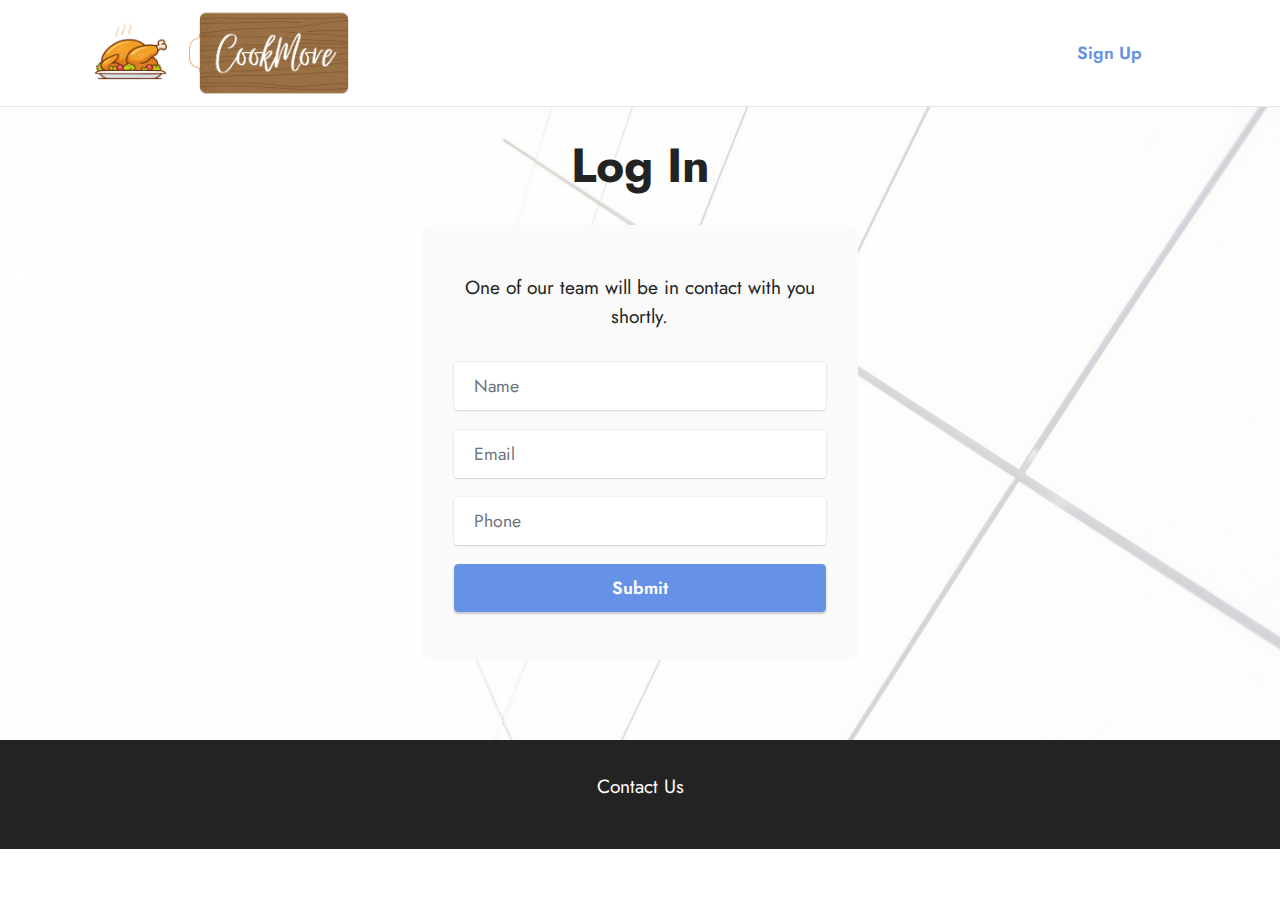
<file: registrations/login.html>
<!DOCTYPE html>
<html  >
<head>
  <meta charset="UTF-8">
  <meta http-equiv="X-UA-Compatible" content="IE=edge">
  <meta name="viewport" content="width=device-width, initial-scale=1, minimum-scale=1">
  <link rel="shortcut icon" href="../assets/images/turkey.jpg" type="image/x-icon">
  <meta name="description" content="Login page for unregistered users ">
  
  
  <title>Login</title>
  <link rel="stylesheet" href="../assets/tether/tether.min.css">
  <link rel="stylesheet" href="../assets/bootstrap/css/bootstrap.min.css">
  <link rel="stylesheet" href="../assets/bootstrap/css/bootstrap-grid.min.css">
  <link rel="stylesheet" href="../assets/bootstrap/css/bootstrap-reboot.min.css">
  <link rel="stylesheet" href="../assets/dropdown/css/style.css">
  <link rel="stylesheet" href="../assets/formstyler/jquery.formstyler.css">
  <link rel="stylesheet" href="../assets/formstyler/jquery.formstyler.theme.css">
  <link rel="stylesheet" href="../assets/datepicker/jquery.datetimepicker.min.css">
  <link rel="stylesheet" href="../assets/socicon/css/styles.css">
  <link rel="stylesheet" href="../assets/theme/css/style.css">
  <link rel="preload" as="style" href="../assets/mobirise/css/mbr-additional.css"><link rel="stylesheet" href="../assets/mobirise/css/mbr-additional.css" type="text/css">
  
  
</head>
<body>
  
  <section class="menu cid-s48OLK6784" once="menu" id="menu1-m">
    
    <nav class="navbar navbar-dropdown navbar-fixed-top navbar-expand-lg">
        <div class="container">
            <div class="navbar-brand">
                <span class="navbar-logo">
                    <a href="../index.html">
                        <img src="../assets/images/turkey.jpg" alt="CookMore" style="height: 90px;">
                    </a>
                </span>
                <span class="navbar-caption-wrap"><a class="navbar-caption display-1" href="../index.html"><img src="../assets/images/CookMore.png" style="max-height: 90px; max-width: 200px;"CookMore"></a></span>
            </div>
            <button class="navbar-toggler" type="button" data-toggle="collapse" data-target="#navbarSupportedContent" aria-controls="navbarNavAltMarkup" aria-expanded="false" aria-label="Toggle navigation">
                <div class="hamburger">
                    <span></span>
                    <span></span>
                    <span></span>
                    <span></span>
                </div>
            </button>
            <div class="collapse navbar-collapse" id="navbarSupportedContent">
                <ul class="navbar-nav nav-dropdown" data-app-modern-menu="true"><li class="nav-item"><a class="nav-link link text-black display-4" href="#"></a></li><li class="nav-item"><a class="nav-link link text-black display-4" href="#"></a></li></ul>
                
                <div class="navbar-buttons mbr-section-btn"><a class="btn btn-primary-outline display-4" href="register.html">Sign Up</a></div>
            </div>
        </div>
    </nav>

</section>

<section class="form7 cid-sot7C68He7" id="form7-w">
    
    <div class="mbr-overlay"></div>
    <div class="container">
        <div class="mbr-section-head">
            <h3 class="mbr-section-title mbr-fonts-style align-center mb-0 display-2">
                <strong>Log In</strong></h3>
            
        </div>
        <div class="row justify-content-center mt-4">
            <div class="col-lg-8 mx-auto mbr-form" data-form-type="formoid">
                <form action="#" method="POST" class="mbr-form form-with-styler mx-auto" data-form-title="Form Name"><input type="hidden" name="email" data-form-email="true" value="SjyxVqRlHqFdX6r8/zSZKFwYgHGaYbg6SlPJBcRb81ZyL0trcXn5uk8ppIl8wb6srQ3PTT4uufHebLxsz4iWDtgi0b2vvsFpDlyeRbLJqcxdGDSYdkMi/YMSyzbnSv6P">
                    <p class="mbr-text mbr-fonts-style align-center mb-4 display-7">
                        One of our team will be in contact with you shortly.
                    </p>
                    <div class="">
                        <div hidden="hidden" data-form-alert="" class="alert alert-success col-12">Thanks for logging in!!</div>
                        <div hidden="hidden" data-form-alert-danger="" class="alert alert-danger col-12">Oops...! some
                            problem!</div>
                    </div>
                    <div class="dragArea row">
                        <div class="col-lg-12 col-md-12 col-sm-12 form-group" data-for="name">
                            <input type="text" name="name" placeholder="Name" data-form-field="name" class="form-control" value="" id="name-form7-w">
                        </div>
                        <div class="col-lg-12 col-md-12 col-sm-12 form-group" data-for="email">
                            <input type="email" name="email" placeholder="Email" data-form-field="email" class="form-control" value="" id="email-form7-w">
                        </div>
                        <div data-for="phone" class="col-lg-12 col-md-12 col-sm-12 form-group">
                            <input type="tel" name="phone" placeholder="Phone" data-form-field="phone" class="form-control" value="" id="phone-form7-w">
                        </div>
                        <div class="col-auto mbr-section-btn align-center">
                            <button type="submit" class="btn btn-primary display-4">Submit</button>
                        </div>
                    </div>
                </form>
            </div>
        </div>
    </div>
</section>

<section class="footer3 cid-s48P1Icc8J" once="footers" id="footer3-n">
    <div class="container">
        <div class="media-container-row align-center mbr-white">
            <div class="row row-links">
                <ul class="foot-menu">                
                <li class="foot-menu-item mbr-fonts-style display-7"></li><li class="foot-menu-item mbr-fonts-style display-7">Contact Us</li><li class="foot-menu-item mbr-fonts-style display-7"></li></ul>
            </div>
            
        </div>
    </div>
</section><section style="background-color: #fff; font-family: -apple-system, BlinkMacSystemFont, 'Segoe UI', 'Roboto', 'Helvetica Neue', Arial, sans-serif; color:#aaa; font-size:12px; padding: 0; align-items: center; display: flex;"><a href="#" style="flex: 1 1; height: 3rem; padding-left: 1rem;"></a><p style="flex: 0 0 auto; margin:0; padding-right:1rem;"><a href="https://mobirise.site/o" style="color:#aaa;"></a></p></section><script src="../assets/web/assets/jquery/jquery.min.js"></script>  <script src="../assets/popper/popper.min.js"></script>  <script src="../assets/tether/tether.min.js"></script>  <script src="../assets/bootstrap/js/bootstrap.min.js"></script>  <script src="../assets/smoothscroll/smooth-scroll.js"></script>  <script src="../assets/dropdown/js/nav-dropdown.js"></script>  <script src="../assets/dropdown/js/navbar-dropdown.js"></script>  <script src="../assets/touchswipe/jquery.touch-swipe.min.js"></script>  <script src="../assets/formstyler/jquery.formstyler.js"></script>  <script src="../assets/formstyler/jquery.formstyler.min.js"></script>  <script src="../assets/datepicker/jquery.datetimepicker.full.js"></script>  <script src="../assets/theme/js/script.js"></script>  <script src="../assets/formoid/formoid.min.js"></script>  
  
  
</body>
</html>
</file>
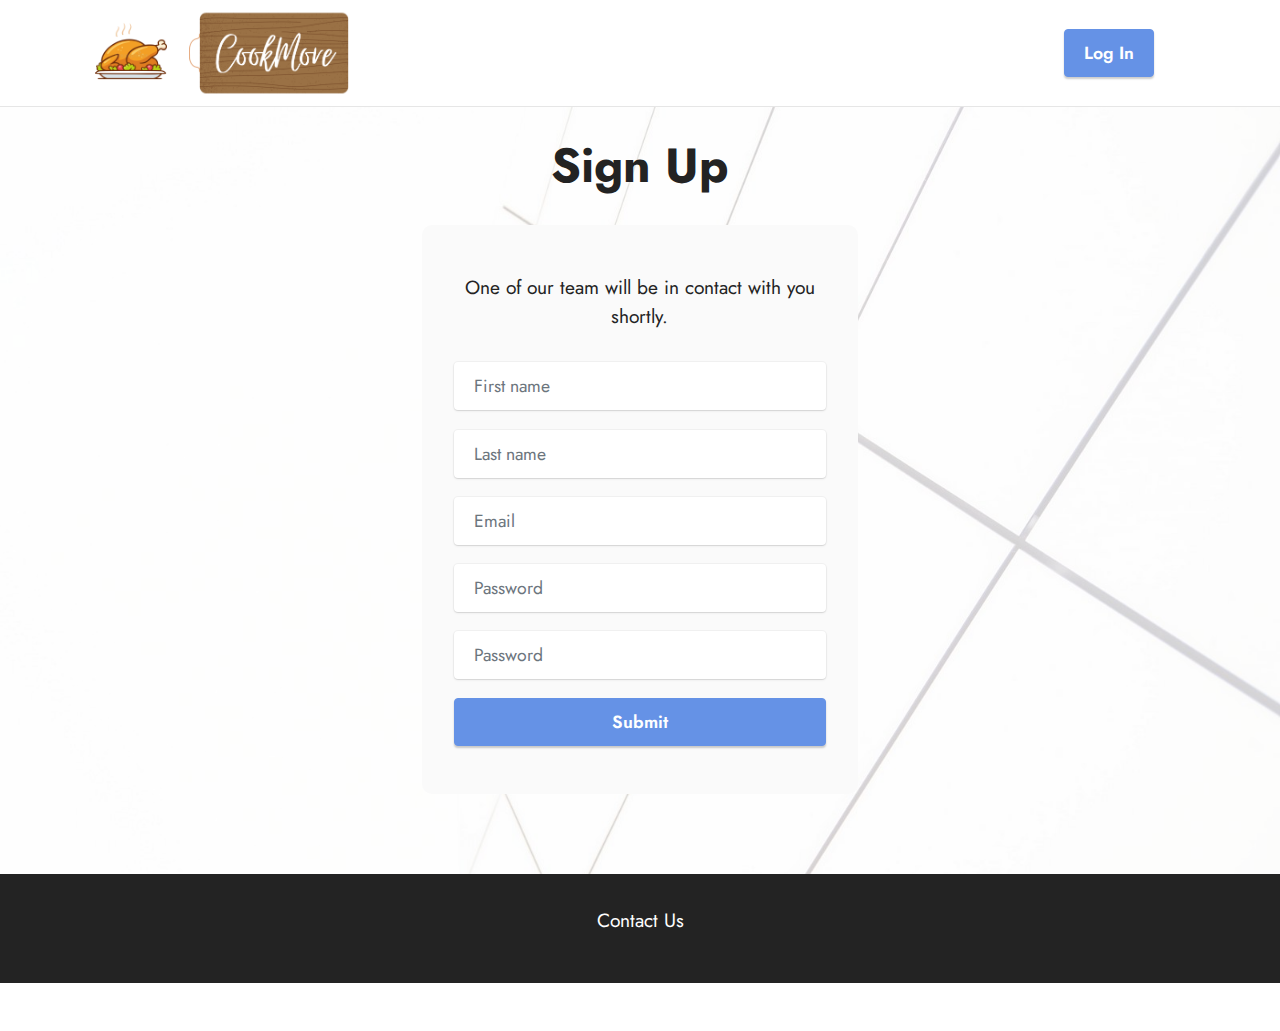
<file: registrations/register.html>
<!DOCTYPE html>
<html  >
<head>
  <meta charset="UTF-8">
  <meta http-equiv="X-UA-Compatible" content="IE=edge">
  <meta name="viewport" content="width=device-width, initial-scale=1, minimum-scale=1">
  <link rel="shortcut icon" href="../assets/images/turkey.jpg" type="image/x-icon">
  <meta name="description" content="Sign up page for unregistered users ">
  
  
  <title>Signup</title>
  <link rel="stylesheet" href="../assets/tether/tether.min.css">
  <link rel="stylesheet" href="../assets/bootstrap/css/bootstrap.min.css">
  <link rel="stylesheet" href="../assets/bootstrap/css/bootstrap-grid.min.css">
  <link rel="stylesheet" href="../assets/bootstrap/css/bootstrap-reboot.min.css">
  <link rel="stylesheet" href="../assets/dropdown/css/style.css">
  <link rel="stylesheet" href="../assets/formstyler/jquery.formstyler.css">
  <link rel="stylesheet" href="../assets/formstyler/jquery.formstyler.theme.css">
  <link rel="stylesheet" href="../assets/datepicker/jquery.datetimepicker.min.css">
  <link rel="stylesheet" href="../assets/socicon/css/styles.css">
  <link rel="stylesheet" href="../assets/theme/css/style.css">
  <link rel="preload" as="style" href="../assets/mobirise/css/mbr-additional.css"><link rel="stylesheet" href="../assets/mobirise/css/mbr-additional.css" type="text/css">
  
  
  
  
</head>
<body>
  
  <section class="menu cid-s48OLK6784" once="menu" id="menu1-m">
    
    <nav class="navbar navbar-dropdown navbar-fixed-top navbar-expand-lg">
        <div class="container">
            <div class="navbar-brand">
                <span class="navbar-logo">
                    <a href="../index.html">
                        <img src="../assets/images/turkey.jpg" alt="CookMore" style="height: 90px;">
                    </a>
                </span>
                <span class="navbar-caption-wrap"><a class="navbar-caption display-1" href="../index.html"><img src="../assets/images/CookMore.png" style="max-height: 90px; max-width: 200px;="CookMore"></a></span>
            </div>
            <button class="navbar-toggler" type="button" data-toggle="collapse" data-target="#navbarSupportedContent" aria-controls="navbarNavAltMarkup" aria-expanded="false" aria-label="Toggle navigation">
                <div class="hamburger">
                    <span></span>
                    <span></span>
                    <span></span>
                    <span></span>
                </div>
            </button>
            <div class="collapse navbar-collapse" id="navbarSupportedContent">
                <ul class="navbar-nav nav-dropdown" data-app-modern-menu="true"><li class="nav-item"><a class="nav-link link text-black display-4" href="#"></a></li><li class="nav-item"><a class="nav-link link text-black display-4" href="#"></a></li></ul>
                
                <div class="navbar-buttons mbr-section-btn"><a class="btn btn-primary display-4" href="login.html">Log In</a></div>
            </div>
        </div>
    </nav>

</section>

<section class="form7 cid-sot7C68He7" id="form7-w">
    
    <div class="mbr-overlay"></div>
    <div class="container">
        <div class="mbr-section-head">
            <h3 class="mbr-section-title mbr-fonts-style align-center mb-0 display-2">
                <strong>Sign Up</strong></h3>
            
        </div>
        <div class="row justify-content-center mt-4">
            <div class="col-lg-8 mx-auto mbr-form" data-form-type="formoid">
                <form action="#" method="POST" class="mbr-form form-with-styler mx-auto" data-form-title="Form Name"><input type="hidden" name="email" data-form-email="true" value="SjyxVqRlHqFdX6r8/zSZKFwYgHGaYbg6SlPJBcRb81ZyL0trcXn5uk8ppIl8wb6srQ3PTT4uufHebLxsz4iWDtgi0b2vvsFpDlyeRbLJqcxdGDSYdkMi/YMSyzbnSv6P">
                    <p class="mbr-text mbr-fonts-style align-center mb-4 display-7">
                        One of our team will be in contact with you shortly.
                    </p>
                    <div class="">
                        <div hidden="hidden" data-form-alert="" class="alert alert-success col-12">Thanks for signing up!</div>
                        <div hidden="hidden" data-form-alert-danger="" class="alert alert-danger col-12">Oops...! some
                            problem!</div>
                    </div>
                    <div class="dragArea row">
                        <div class="col-lg-12 col-md-12 col-sm-12 form-group" data-for="name">
                            <input type="text" name="fName" placeholder="First name" data-form-field="fName" class="form-control" value="" id="name-form7-w">
                        </div>
                        <div class="col-lg-12 col-md-12 col-sm-12 form-group" data-for="name">
                            <input type="text" name="lName" placeholder="Last name" data-form-field="lName" class="form-control" value="" id="name-form7-w">
                        </div>
                        <div class="col-lg-12 col-md-12 col-sm-12 form-group" data-for="email">
                            <input type="email" name="email" placeholder="Email" data-form-field="email" class="form-control" value="" id="email-form7-w">
                        </div>
                        <div data-for="password" class="col-lg-12 col-md-12 col-sm-12 form-group">
                            <input type="password" name="pass" placeholder="Password" data-form-field="password" class="form-control" value="" id="password-form7-w">
                        </div>
                        <div data-for="cPass" class="col-lg-12 col-md-12 col-sm-12 form-group">
                            <input type="password" name="cPass" placeholder="Password" data-form-field="cPass" class="form-control" value="" id="password-form7-w">
                        </div>
                        <div class="col-auto mbr-section-btn align-center">
                            <button type="submit" class="btn btn-primary display-4">Submit</button>
                        </div>
                    </div>
                </form>
            </div>
        </div>
    </div>
</section>

<section class="footer3 cid-s48P1Icc8J" once="footers" id="footer3-n">

    

    

    <div class="container">
        <div class="media-container-row align-center mbr-white">
            <div class="row row-links">
                <ul class="foot-menu">
                    
                    
                    
                    
                    
                <li class="foot-menu-item mbr-fonts-style display-7"></li><li class="foot-menu-item mbr-fonts-style display-7">Contact Us</li><li class="foot-menu-item mbr-fonts-style display-7"></li></ul>
            </div>
            <!-- <div class="row row-copirayt">
                <p class="mbr-text mb-0 mbr-fonts-style mbr-white align-center display-7"></p>
            </div> -->
        </div>
    </div>
</section><section style="background-color: #fff; font-family: -apple-system, BlinkMacSystemFont, 'Segoe UI', 'Roboto', 'Helvetica Neue', Arial, sans-serif; color:#aaa; font-size:12px; padding: 0; align-items: center; display: flex;"><a href="#" style="flex: 1 1; height: 3rem; padding-left: 1rem;"></a><p style="flex: 0 0 auto; margin:0; padding-right:1rem;"><a href="https://mobirise.site/o" style="color:#aaa;"></a></p></section><script src="../assets/web/assets/jquery/jquery.min.js"></script>  <script src="../assets/popper/popper.min.js"></script>  <script src="../assets/tether/tether.min.js"></script>  <script src="../assets/bootstrap/js/bootstrap.min.js"></script>  <script src="../assets/smoothscroll/smooth-scroll.js"></script>  <script src="../assets/dropdown/js/nav-dropdown.js"></script>  <script src="../assets/dropdown/js/navbar-dropdown.js"></script>  <script src="../assets/touchswipe/jquery.touch-swipe.min.js"></script>  <script src="../assets/formstyler/jquery.formstyler.js"></script>  <script src="../assets/formstyler/jquery.formstyler.min.js"></script>  <script src="../assets/datepicker/jquery.datetimepicker.full.js"></script>  <script src="../assets/theme/js/script.js"></script>  <script src="../assets/formoid/formoid.min.js"></script>  
  
  
</body>
</html>
</file>
<file: assets/web/assets/mobirise-icons2/mobirise2.css>
@font-face {
  font-family: 'Moririse2';
  font-display: swap;
  src:  url('mobirise2.eot?f2bix4');
  src:  url('mobirise2.eot?f2bix4#iefix') format('embedded-opentype'),
    url('mobirise2.ttf?f2bix4') format('truetype'),
    url('mobirise2.woff?f2bix4') format('woff'),
    url('mobirise2.svg?f2bix4#mobirise2') format('svg');
  font-weight: normal;
  font-style: normal;
}

[class^="mobi-"], [class*=" mobi-"] {
  /* use !important to prevent issues with browser extensions that change fonts */
  font-family: 'Moririse2' !important;
  speak: none;
  font-style: normal;
  font-weight: normal;
  font-variant: normal;
  text-transform: none;
  line-height: 1;

  /* Better Font Rendering =========== */
  -webkit-font-smoothing: antialiased;
  -moz-osx-font-smoothing: grayscale;
}

.mobi-mbri-add-submenu:before {
  content: "\e900";
}
.mobi-mbri-alert:before {
  content: "\e901";
}
.mobi-mbri-align-center:before {
  content: "\e902";
}
.mobi-mbri-align-justify:before {
  content: "\e903";
}
.mobi-mbri-align-left:before {
  content: "\e904";
}
.mobi-mbri-align-right:before {
  content: "\e905";
}
.mobi-mbri-android:before {
  content: "\e906";
}
.mobi-mbri-apple:before {
  content: "\e907";
}
.mobi-mbri-arrow-down:before {
  content: "\e908";
}
.mobi-mbri-arrow-next:before {
  content: "\e909";
}
.mobi-mbri-arrow-prev:before {
  content: "\e90a";
}
.mobi-mbri-arrow-up:before {
  content: "\e90b";
}
.mobi-mbri-bold:before {
  content: "\e90c";
}
.mobi-mbri-bookmark:before {
  content: "\e90d";
}
.mobi-mbri-bootstrap:before {
  content: "\e90e";
}
.mobi-mbri-briefcase:before {
  content: "\e90f";
}
.mobi-mbri-browse:before {
  content: "\e910";
}
.mobi-mbri-bulleted-list:before {
  content: "\e911";
}
.mobi-mbri-calendar:before {
  content: "\e912";
}
.mobi-mbri-camera:before {
  content: "\e913";
}
.mobi-mbri-cart-add:before {
  content: "\e914";
}
.mobi-mbri-cart-full:before {
  content: "\e915";
}
.mobi-mbri-cash:before {
  content: "\e916";
}
.mobi-mbri-change-style:before {
  content: "\e917";
}
.mobi-mbri-chat:before {
  content: "\e918";
}
.mobi-mbri-clock:before {
  content: "\e919";
}
.mobi-mbri-close:before {
  content: "\e91a";
}
.mobi-mbri-cloud:before {
  content: "\e91b";
}
.mobi-mbri-code:before {
  content: "\e91c";
}
.mobi-mbri-contact-form:before {
  content: "\e91d";
}
.mobi-mbri-credit-card:before {
  content: "\e91e";
}
.mobi-mbri-cursor-click:before {
  content: "\e91f";
}
.mobi-mbri-cust-feedback:before {
  content: "\e920";
}
.mobi-mbri-database:before {
  content: "\e921";
}
.mobi-mbri-delivery:before {
  content: "\e922";
}
.mobi-mbri-desktop:before {
  content: "\e923";
}
.mobi-mbri-devices:before {
  content: "\e924";
}
.mobi-mbri-down:before {
  content: "\e925";
}
.mobi-mbri-download-2:before {
  content: "\e926";
}
.mobi-mbri-download:before {
  content: "\e927";
}
.mobi-mbri-drag-n-drop-2:before {
  content: "\e928";
}
.mobi-mbri-drag-n-drop:before {
  content: "\e929";
}
.mobi-mbri-edit-2:before {
  content: "\e92a";
}
.mobi-mbri-edit:before {
  content: "\e92b";
}
.mobi-mbri-error:before {
  content: "\e92c";
}
.mobi-mbri-extension:before {
  content: "\e92d";
}
.mobi-mbri-features:before {
  content: "\e92e";
}
.mobi-mbri-file:before {
  content: "\e92f";
}
.mobi-mbri-flag:before {
  content: "\e930";
}
.mobi-mbri-folder:before {
  content: "\e931";
}
.mobi-mbri-gift:before {
  content: "\e932";
}
.mobi-mbri-github:before {
  content: "\e933";
}
.mobi-mbri-globe-2:before {
  content: "\e934";
}
.mobi-mbri-globe:before {
  content: "\e935";
}
.mobi-mbri-growing-chart:before {
  content: "\e936";
}
.mobi-mbri-hearth:before {
  content: "\e937";
}
.mobi-mbri-help:before {
  content: "\e938";
}
.mobi-mbri-home:before {
  content: "\e939";
}
.mobi-mbri-hot-cup:before {
  content: "\e93a";
}
.mobi-mbri-idea:before {
  content: "\e93b";
}
.mobi-mbri-image-gallery:before {
  content: "\e93c";
}
.mobi-mbri-image-slider:before {
  content: "\e93d";
}
.mobi-mbri-info:before {
  content: "\e93e";
}
.mobi-mbri-italic:before {
  content: "\e93f";
}
.mobi-mbri-key:before {
  content: "\e940";
}
.mobi-mbri-laptop:before {
  content: "\e941";
}
.mobi-mbri-layers:before {
  content: "\e942";
}
.mobi-mbri-left-right:before {
  content: "\e943";
}
.mobi-mbri-left:before {
  content: "\e944";
}
.mobi-mbri-letter:before {
  content: "\e945";
}
.mobi-mbri-like:before {
  content: "\e946";
}
.mobi-mbri-link:before {
  content: "\e947";
}
.mobi-mbri-lock:before {
  content: "\e948";
}
.mobi-mbri-login:before {
  content: "\e949";
}
.mobi-mbri-logout:before {
  content: "\e94a";
}
.mobi-mbri-magic-stick:before {
  content: "\e94b";
}
.mobi-mbri-map-pin:before {
  content: "\e94c";
}
.mobi-mbri-menu:before {
  content: "\e94d";
}
.mobi-mbri-mobile-2:before {
  content: "\e94e";
}
.mobi-mbri-mobile-horizontal:before {
  content: "\e94f";
}
.mobi-mbri-mobile:before {
  content: "\e950";
}
.mobi-mbri-mobirise:before {
  content: "\e951";
}
.mobi-mbri-more-horizontal:before {
  content: "\e952";
}
.mobi-mbri-more-vertical:before {
  content: "\e953";
}
.mobi-mbri-music:before {
  content: "\e954";
}
.mobi-mbri-new-file:before {
  content: "\e955";
}
.mobi-mbri-numbered-list:before {
  content: "\e956";
}
.mobi-mbri-opened-folder:before {
  content: "\e957";
}
.mobi-mbri-pages:before {
  content: "\e958";
}
.mobi-mbri-paper-plane:before {
  content: "\e959";
}
.mobi-mbri-paperclip:before {
  content: "\e95a";
}
.mobi-mbri-phone:before {
  content: "\e95b";
}
.mobi-mbri-photo:before {
  content: "\e95c";
}
.mobi-mbri-photos:before {
  content: "\e95d";
}
.mobi-mbri-pin:before {
  content: "\e95e";
}
.mobi-mbri-play:before {
  content: "\e95f";
}
.mobi-mbri-plus:before {
  content: "\e960";
}
.mobi-mbri-preview:before {
  content: "\e961";
}
.mobi-mbri-print:before {
  content: "\e962";
}
.mobi-mbri-protect:before {
  content: "\e963";
}
.mobi-mbri-question:before {
  content: "\e964";
}
.mobi-mbri-quote-left:before {
  content: "\e965";
}
.mobi-mbri-quote-right:before {
  content: "\e966";
}
.mobi-mbri-redo:before {
  content: "\e967";
}
.mobi-mbri-refresh:before {
  content: "\e968";
}
.mobi-mbri-responsive-2:before {
  content: "\e969";
}
.mobi-mbri-responsive:before {
  content: "\e96a";
}
.mobi-mbri-right:before {
  content: "\e96b";
}
.mobi-mbri-rocket:before {
  content: "\e96c";
}
.mobi-mbri-sad-face:before {
  content: "\e96d";
}
.mobi-mbri-sale:before {
  content: "\e96e";
}
.mobi-mbri-save:before {
  content: "\e96f";
}
.mobi-mbri-search:before {
  content: "\e970";
}
.mobi-mbri-setting-2:before {
  content: "\e971";
}
.mobi-mbri-setting-3:before {
  content: "\e972";
}
.mobi-mbri-setting:before {
  content: "\e973";
}
.mobi-mbri-share:before {
  content: "\e974";
}
.mobi-mbri-shopping-bag:before {
  content: "\e975";
}
.mobi-mbri-shopping-basket:before {
  content: "\e976";
}
.mobi-mbri-shopping-cart:before {
  content: "\e977";
}
.mobi-mbri-sites:before {
  content: "\e978";
}
.mobi-mbri-smile-face:before {
  content: "\e979";
}
.mobi-mbri-speed:before {
  content: "\e97a";
}
.mobi-mbri-star:before {
  content: "\e97b";
}
.mobi-mbri-success:before {
  content: "\e97c";
}
.mobi-mbri-sun:before {
  content: "\e97d";
}
.mobi-mbri-sun2:before {
  content: "\e97e";
}
.mobi-mbri-tablet-vertical:before {
  content: "\e97f";
}
.mobi-mbri-tablet:before {
  content: "\e980";
}
.mobi-mbri-target:before {
  content: "\e981";
}
.mobi-mbri-timer:before {
  content: "\e982";
}
.mobi-mbri-to-ftp:before {
  content: "\e983";
}
.mobi-mbri-to-local-drive:before {
  content: "\e984";
}
.mobi-mbri-touch-swipe:before {
  content: "\e985";
}
.mobi-mbri-touch:before {
  content: "\e986";
}
.mobi-mbri-trash:before {
  content: "\e987";
}
.mobi-mbri-underline:before {
  content: "\e988";
}
.mobi-mbri-undo:before {
  content: "\e989";
}
.mobi-mbri-unlink:before {
  content: "\e98a";
}
.mobi-mbri-unlock:before {
  content: "\e98b";
}
.mobi-mbri-up-down:before {
  content: "\e98c";
}
.mobi-mbri-up:before {
  content: "\e98d";
}
.mobi-mbri-update:before {
  content: "\e98e";
}
.mobi-mbri-upload-2:before {
  content: "\e98f";
}
.mobi-mbri-upload:before {
  content: "\e990";
}
.mobi-mbri-user-2:before {
  content: "\e991";
}
.mobi-mbri-user:before {
  content: "\e992";
}
.mobi-mbri-users:before {
  content: "\e993";
}
.mobi-mbri-video-play:before {
  content: "\e994";
}
.mobi-mbri-video:before {
  content: "\e995";
}
.mobi-mbri-watch:before {
  content: "\e996";
}
.mobi-mbri-website-theme-2:before {
  content: "\e997";
}
.mobi-mbri-website-theme:before {
  content: "\e998";
}
.mobi-mbri-wifi:before {
  content: "\e999";
}
.mobi-mbri-windows:before {
  content: "\e99a";
}
.mobi-mbri-zoom-in:before {
  content: "\e99b";
}
.mobi-mbri-zoom-out:before {
  content: "\e99c";
}
</file>
<file: assets/dropdown/css/style.css>
.navbar-dropdown {
  left: 0;
  padding: 0;
  position: absolute;
  right: 0;
  top: 0;
  transition: all 0.45s ease;
  z-index: 1030;
  background: #282828; }
  .navbar-dropdown .navbar-logo {
    margin-right: 0.8rem;
    transition: margin 0.3s ease-in-out;
    vertical-align: middle; }
    .navbar-dropdown .navbar-logo img {
      height: 3.125rem;
      transition: all 0.3s ease-in-out; }
    .navbar-dropdown .navbar-logo.mbr-iconfont {
      font-size: 3.125rem;
      line-height: 3.125rem; }
  .navbar-dropdown .navbar-caption {
    font-weight: 700;
    white-space: normal;
    vertical-align: -4px;
    line-height: 3.125rem !important; }
    .navbar-dropdown .navbar-caption, .navbar-dropdown .navbar-caption:hover {
      color: inherit;
      text-decoration: none; }
  .navbar-dropdown .mbr-iconfont + .navbar-caption {
    vertical-align: -1px; }
  .navbar-dropdown.navbar-fixed-top {
    position: fixed; }
  .navbar-dropdown .navbar-brand span {
    vertical-align: -4px; }
  .navbar-dropdown.bg-color.transparent {
    background: none; }
  .navbar-dropdown.navbar-short .navbar-brand {
    padding: 0.625rem 0; }
    .navbar-dropdown.navbar-short .navbar-brand span {
      vertical-align: -1px; }
  .navbar-dropdown.navbar-short .navbar-caption {
    line-height: 2.375rem !important;
    vertical-align: -2px; }
  .navbar-dropdown.navbar-short .navbar-logo {
    margin-right: 0.5rem; }
    .navbar-dropdown.navbar-short .navbar-logo img {
      height: 2.375rem; }
    .navbar-dropdown.navbar-short .navbar-logo.mbr-iconfont {
      font-size: 2.375rem;
      line-height: 2.375rem; }
  .navbar-dropdown.navbar-short .mbr-table-cell {
    height: 3.625rem; }
  .navbar-dropdown .navbar-close {
    left: 0.6875rem;
    position: fixed;
    top: 0.75rem;
    z-index: 1000; }
  .navbar-dropdown .hamburger-icon {
    content: "";
    display: inline-block;
    vertical-align: middle;
    width: 16px;
    -webkit-box-shadow: 0 -6px 0 1px #282828,0 0 0 1px #282828,0 6px 0 1px #282828;
    -moz-box-shadow: 0 -6px 0 1px #282828,0 0 0 1px #282828,0 6px 0 1px #282828;
    box-shadow: 0 -6px 0 1px #282828,0 0 0 1px #282828,0 6px 0 1px #282828; }

.dropdown-menu .dropdown-toggle[data-toggle="dropdown-submenu"]::after {
  border-bottom: 0.35em solid transparent;
  border-left: 0.35em solid;
  border-right: 0;
  border-top: 0.35em solid transparent;
  margin-left: 0.3rem; }

.dropdown-menu .dropdown-item:focus {
  outline: 0; }

.nav-dropdown {
  font-size: 0.75rem;
  font-weight: 500;
  height: auto !important; }
  .nav-dropdown .nav-btn {
    padding-left: 1rem; }
  .nav-dropdown .link {
    margin: .667em 1.667em;
    font-weight: 500;
    padding: 0;
    transition: color .2s ease-in-out; }
    .nav-dropdown .link.dropdown-toggle {
      margin-right: 2.583em; }
      .nav-dropdown .link.dropdown-toggle::after {
        margin-left: .25rem;
        border-top: 0.35em solid;
        border-right: 0.35em solid transparent;
        border-left: 0.35em solid transparent;
        border-bottom: 0; }
      .nav-dropdown .link.dropdown-toggle[aria-expanded="true"] {
        margin: 0;
        padding: 0.667em 3.263em  0.667em 1.667em; }
  .nav-dropdown .link::after,
  .nav-dropdown .dropdown-item::after {
    color: inherit; }
  .nav-dropdown .btn {
    font-size: 0.75rem;
    font-weight: 700;
    letter-spacing: 0;
    margin-bottom: 0;
    padding-left: 1.25rem;
    padding-right: 1.25rem; }
  .nav-dropdown .dropdown-menu {
    border-radius: 0;
    border: 0;
    left: 0;
    margin: 0;
    padding-bottom: 1.25rem;
    padding-top: 1.25rem;
    position: relative; }
  .nav-dropdown .dropdown-submenu {
    margin-left: 0.125rem;
    top: 0; }
  .nav-dropdown .dropdown-item {
    font-weight: 500;
    line-height: 2;
    padding: 0.3846em 4.615em 0.3846em 1.5385em;
    position: relative;
    transition: color .2s ease-in-out, background-color .2s ease-in-out; }
    .nav-dropdown .dropdown-item::after {
      margin-top: -0.3077em;
      position: absolute;
      right: 1.1538em;
      top: 50%; }
    .nav-dropdown .dropdown-item:focus, .nav-dropdown .dropdown-item:hover {
      background: none; }

@media (max-width: 767px) {
  .nav-dropdown.navbar-toggleable-sm {
    bottom: 0;
    display: none;
    left: 0;
    overflow-x: hidden;
    position: fixed;
    top: 0;
    transform: translateX(-100%);
    -ms-transform: translateX(-100%);
    -webkit-transform: translateX(-100%);
    width: 18.75rem;
    z-index: 999; } }
.nav-dropdown.navbar-toggleable-xl {
  bottom: 0;
  display: none;
  left: 0;
  overflow-x: hidden;
  position: fixed;
  top: 0;
  transform: translateX(-100%);
  -ms-transform: translateX(-100%);
  -webkit-transform: translateX(-100%);
  width: 18.75rem;
  z-index: 999; }

.nav-dropdown-sm {
  display: block !important;
  overflow-x: hidden;
  overflow: auto;
  padding-top: 3.875rem; }
  .nav-dropdown-sm::after {
    content: "";
    display: block;
    height: 3rem;
    width: 100%; }
  .nav-dropdown-sm.collapse.in ~ .navbar-close {
    display: block !important; }
  .nav-dropdown-sm.collapsing, .nav-dropdown-sm.collapse.in {
    transform: translateX(0);
    -ms-transform: translateX(0);
    -webkit-transform: translateX(0);
    transition: all 0.25s ease-out;
    -webkit-transition: all 0.25s ease-out;
    background: #282828; }
  .nav-dropdown-sm.collapsing[aria-expanded="false"] {
    transform: translateX(-100%);
    -ms-transform: translateX(-100%);
    -webkit-transform: translateX(-100%); }
  .nav-dropdown-sm .nav-item {
    display: block;
    margin-left: 0 !important;
    padding-left: 0; }
  .nav-dropdown-sm .link,
  .nav-dropdown-sm .dropdown-item {
    border-top: 1px dotted rgba(255, 255, 255, 0.1);
    font-size: 0.8125rem;
    line-height: 1.6;
    margin: 0 !important;
    padding: 0.875rem 2.4rem 0.875rem 1.5625rem !important;
    position: relative;
    white-space: normal; }
    .nav-dropdown-sm .link:focus, .nav-dropdown-sm .link:hover,
    .nav-dropdown-sm .dropdown-item:focus,
    .nav-dropdown-sm .dropdown-item:hover {
      background: rgba(0, 0, 0, 0.2) !important;
      color: #c0a375; }
  .nav-dropdown-sm .nav-btn {
    position: relative;
    padding: 1.5625rem 1.5625rem 0 1.5625rem; }
    .nav-dropdown-sm .nav-btn::before {
      border-top: 1px dotted rgba(255, 255, 255, 0.1);
      content: "";
      left: 0;
      position: absolute;
      top: 0;
      width: 100%; }
    .nav-dropdown-sm .nav-btn + .nav-btn {
      padding-top: 0.625rem; }
      .nav-dropdown-sm .nav-btn + .nav-btn::before {
        display: none; }
  .nav-dropdown-sm .btn {
    padding: 0.625rem 0; }
  .nav-dropdown-sm .dropdown-toggle[data-toggle="dropdown-submenu"]::after {
    margin-left: .25rem;
    border-top: 0.35em solid;
    border-right: 0.35em solid transparent;
    border-left: 0.35em solid transparent;
    border-bottom: 0; }
  .nav-dropdown-sm .dropdown-toggle[data-toggle="dropdown-submenu"][aria-expanded="true"]::after {
    border-top: 0;
    border-right: 0.35em solid transparent;
    border-left: 0.35em solid transparent;
    border-bottom: 0.35em solid; }
  .nav-dropdown-sm .dropdown-menu {
    margin: 0;
    padding: 0;
    position: relative;
    top: 0;
    left: 0;
    width: 100%;
    border: 0;
    float: none;
    border-radius: 0;
    background: none; }
  .nav-dropdown-sm .dropdown-submenu {
    left: 100%;
    margin-left: 0.125rem;
    margin-top: -1.25rem;
    top: 0; }

.navbar-toggleable-sm .nav-dropdown .dropdown-menu {
  position: absolute; }

.navbar-toggleable-sm .nav-dropdown .dropdown-submenu {
  left: 100%;
  margin-left: 0.125rem;
  margin-top: -1.25rem;
  top: 0; }

.navbar-toggleable-sm.opened .nav-dropdown .dropdown-menu {
  position: relative; }

.navbar-toggleable-sm.opened .nav-dropdown .dropdown-submenu {
  left: 0;
  margin-left: 00rem;
  margin-top: 0rem;
  top: 0; }

.is-builder .nav-dropdown.collapsing {
  transition: none !important; }

/*# sourceMappingURL=style.css.map */
</file>
<file: assets/socicon/css/styles.css>
@charset "UTF-8";

@font-face {
  font-family: 'Socicon';
  src:  url('../fonts/socicon.eot');
  src:  url('../fonts/socicon.eot?#iefix') format('embedded-opentype'),
    url('../fonts/socicon.woff2') format('woff2'),
    url('../fonts/socicon.ttf') format('truetype'),
    url('../fonts/socicon.woff') format('woff'),
    url('../fonts/socicon.svg#socicon') format('svg');
  font-weight: normal;
  font-style: normal;
}

[data-icon]:before {
  font-family: "socicon" !important;
  content: attr(data-icon);
  font-style: normal !important;
  font-weight: normal !important;
  font-variant: normal !important;
  text-transform: none !important;
  speak: none;
  line-height: 1;
  -webkit-font-smoothing: antialiased;
  -moz-osx-font-smoothing: grayscale;
}

[class^="socicon-"], [class*=" socicon-"] {
  /* use !important to prevent issues with browser extensions that change fonts */
  font-family: 'Socicon' !important;
  speak: none;
  font-style: normal;
  font-weight: normal;
  font-variant: normal;
  text-transform: none;
  line-height: 1;

  /* Better Font Rendering =========== */
  -webkit-font-smoothing: antialiased;
  -moz-osx-font-smoothing: grayscale;
}

.socicon-eitaa:before {
  content: "\e97c";
}
.socicon-soroush:before {
  content: "\e97d";
}
.socicon-bale:before {
  content: "\e97e";
}
.socicon-zazzle:before {
  content: "\e97b";
}
.socicon-society6:before {
  content: "\e97a";
}
.socicon-redbubble:before {
  content: "\e979";
}
.socicon-avvo:before {
  content: "\e978";
}
.socicon-stitcher:before {
  content: "\e977";
}
.socicon-googlehangouts:before {
  content: "\e974";
}
.socicon-dlive:before {
  content: "\e975";
}
.socicon-vsco:before {
  content: "\e976";
}
.socicon-flipboard:before {
  content: "\e973";
}
.socicon-ubuntu:before {
  content: "\e958";
}
.socicon-artstation:before {
  content: "\e959";
}
.socicon-invision:before {
  content: "\e95a";
}
.socicon-torial:before {
  content: "\e95b";
}
.socicon-collectorz:before {
  content: "\e95c";
}
.socicon-seenthis:before {
  content: "\e95d";
}
.socicon-googleplaymusic:before {
  content: "\e95e";
}
.socicon-debian:before {
  content: "\e95f";
}
.socicon-filmfreeway:before {
  content: "\e960";
}
.socicon-gnome:before {
  content: "\e961";
}
.socicon-itchio:before {
  content: "\e962";
}
.socicon-jamendo:before {
  content: "\e963";
}
.socicon-mix:before {
  content: "\e964";
}
.socicon-sharepoint:before {
  content: "\e965";
}
.socicon-tinder:before {
  content: "\e966";
}
.socicon-windguru:before {
  content: "\e967";
}
.socicon-cdbaby:before {
  content: "\e968";
}
.socicon-elementaryos:before {
  content: "\e969";
}
.socicon-stage32:before {
  content: "\e96a";
}
.socicon-tiktok:before {
  content: "\e96b";
}
.socicon-gitter:before {
  content: "\e96c";
}
.socicon-letterboxd:before {
  content: "\e96d";
}
.socicon-threema:before {
  content: "\e96e";
}
.socicon-splice:before {
  content: "\e96f";
}
.socicon-metapop:before {
  content: "\e970";
}
.socicon-naver:before {
  content: "\e971";
}
.socicon-remote:before {
  content: "\e972";
}
.socicon-internet:before {
  content: "\e957";
}
.socicon-moddb:before {
  content: "\e94b";
}
.socicon-indiedb:before {
  content: "\e94c";
}
.socicon-traxsource:before {
  content: "\e94d";
}
.socicon-gamefor:before {
  content: "\e94e";
}
.socicon-pixiv:before {
  content: "\e94f";
}
.socicon-myanimelist:before {
  content: "\e950";
}
.socicon-blackberry:before {
  content: "\e951";
}
.socicon-wickr:before {
  content: "\e952";
}
.socicon-spip:before {
  content: "\e953";
}
.socicon-napster:before {
  content: "\e954";
}
.socicon-beatport:before {
  content: "\e955";
}
.socicon-hackerone:before {
  content: "\e956";
}
.socicon-hackernews:before {
  content: "\e946";
}
.socicon-smashwords:before {
  content: "\e947";
}
.socicon-kobo:before {
  content: "\e948";
}
.socicon-bookbub:before {
  content: "\e949";
}
.socicon-mailru:before {
  content: "\e94a";
}
.socicon-gitlab:before {
  content: "\e945";
}
.socicon-instructables:before {
  content: "\e944";
}
.socicon-portfolio:before {
  content: "\e943";
}
.socicon-codered:before {
  content: "\e940";
}
.socicon-origin:before {
  content: "\e941";
}
.socicon-nextdoor:before {
  content: "\e942";
}
.socicon-udemy:before {
  content: "\e93f";
}
.socicon-livemaster:before {
  content: "\e93e";
}
.socicon-crunchbase:before {
  content: "\e93b";
}
.socicon-homefy:before {
  content: "\e93c";
}
.socicon-calendly:before {
  content: "\e93d";
}
.socicon-realtor:before {
  content: "\e90f";
}
.socicon-tidal:before {
  content: "\e910";
}
.socicon-qobuz:before {
  content: "\e911";
}
.socicon-natgeo:before {
  content: "\e912";
}
.socicon-mastodon:before {
  content: "\e913";
}
.socicon-unsplash:before {
  content: "\e914";
}
.socicon-homeadvisor:before {
  content: "\e915";
}
.socicon-angieslist:before {
  content: "\e916";
}
.socicon-codepen:before {
  content: "\e917";
}
.socicon-slack:before {
  content: "\e918";
}
.socicon-openaigym:before {
  content: "\e919";
}
.socicon-logmein:before {
  content: "\e91a";
}
.socicon-fiverr:before {
  content: "\e91b";
}
.socicon-gotomeeting:before {
  content: "\e91c";
}
.socicon-aliexpress:before {
  content: "\e91d";
}
.socicon-guru:before {
  content: "\e91e";
}
.socicon-appstore:before {
  content: "\e91f";
}
.socicon-homes:before {
  content: "\e920";
}
.socicon-zoom:before {
  content: "\e921";
}
.socicon-alibaba:before {
  content: "\e922";
}
.socicon-craigslist:before {
  content: "\e923";
}
.socicon-wix:before {
  content: "\e924";
}
.socicon-redfin:before {
  content: "\e925";
}
.socicon-googlecalendar:before {
  content: "\e926";
}
.socicon-shopify:before {
  content: "\e927";
}
.socicon-freelancer:before {
  content: "\e928";
}
.socicon-seedrs:before {
  content: "\e929";
}
.socicon-bing:before {
  content: "\e92a";
}
.socicon-doodle:before {
  content: "\e92b";
}
.socicon-bonanza:before {
  content: "\e92c";
}
.socicon-squarespace:before {
  content: "\e92d";
}
.socicon-toptal:before {
  content: "\e92e";
}
.socicon-gust:before {
  content: "\e92f";
}
.socicon-ask:before {
  content: "\e930";
}
.socicon-trulia:before {
  content: "\e931";
}
.socicon-loomly:before {
  content: "\e932";
}
.socicon-ghost:before {
  content: "\e933";
}
.socicon-upwork:before {
  content: "\e934";
}
.socicon-fundable:before {
  content: "\e935";
}
.socicon-booking:before {
  content: "\e936";
}
.socicon-googlemaps:before {
  content: "\e937";
}
.socicon-zillow:before {
  content: "\e938";
}
.socicon-niconico:before {
  content: "\e939";
}
.socicon-toneden:before {
  content: "\e93a";
}
.socicon-augment:before {
  content: "\e908";
}
.socicon-bitbucket:before {
  content: "\e909";
}
.socicon-fyuse:before {
  content: "\e90a";
}
.socicon-yt-gaming:before {
  content: "\e90b";
}
.socicon-sketchfab:before {
  content: "\e90c";
}
.socicon-mobcrush:before {
  content: "\e90d";
}
.socicon-microsoft:before {
  content: "\e90e";
}
.socicon-pandora:before {
  content: "\e907";
}
.socicon-messenger:before {
  content: "\e906";
}
.socicon-gamewisp:before {
  content: "\e905";
}
.socicon-bloglovin:before {
  content: "\e904";
}
.socicon-tunein:before {
  content: "\e903";
}
.socicon-gamejolt:before {
  content: "\e901";
}
.socicon-trello:before {
  content: "\e902";
}
.socicon-spreadshirt:before {
  content: "\e900";
}
.socicon-500px:before {
  content: "\e000";
}
.socicon-8tracks:before {
  content: "\e001";
}
.socicon-airbnb:before {
  content: "\e002";
}
.socicon-alliance:before {
  content: "\e003";
}
.socicon-amazon:before {
  content: "\e004";
}
.socicon-amplement:before {
  content: "\e005";
}
.socicon-android:before {
  content: "\e006";
}
.socicon-angellist:before {
  content: "\e007";
}
.socicon-apple:before {
  content: "\e008";
}
.socicon-appnet:before {
  content: "\e009";
}
.socicon-baidu:before {
  content: "\e00a";
}
.socicon-bandcamp:before {
  content: "\e00b";
}
.socicon-battlenet:before {
  content: "\e00c";
}
.socicon-mixer:before {
  content: "\e00d";
}
.socicon-bebee:before {
  content: "\e00e";
}
.socicon-bebo:before {
  content: "\e00f";
}
.socicon-behance:before {
  content: "\e010";
}
.socicon-blizzard:before {
  content: "\e011";
}
.socicon-blogger:before {
  content: "\e012";
}
.socicon-buffer:before {
  content: "\e013";
}
.socicon-chrome:before {
  content: "\e014";
}
.socicon-coderwall:before {
  content: "\e015";
}
.socicon-curse:before {
  content: "\e016";
}
.socicon-dailymotion:before {
  content: "\e017";
}
.socicon-deezer:before {
  content: "\e018";
}
.socicon-delicious:before {
  content: "\e019";
}
.socicon-deviantart:before {
  content: "\e01a";
}
.socicon-diablo:before {
  content: "\e01b";
}
.socicon-digg:before {
  content: "\e01c";
}
.socicon-discord:before {
  content: "\e01d";
}
.socicon-disqus:before {
  content: "\e01e";
}
.socicon-douban:before {
  content: "\e01f";
}
.socicon-draugiem:before {
  content: "\e020";
}
.socicon-dribbble:before {
  content: "\e021";
}
.socicon-drupal:before {
  content: "\e022";
}
.socicon-ebay:before {
  content: "\e023";
}
.socicon-ello:before {
  content: "\e024";
}
.socicon-endomodo:before {
  content: "\e025";
}
.socicon-envato:before {
  content: "\e026";
}
.socicon-etsy:before {
  content: "\e027";
}
.socicon-facebook:before {
  content: "\e028";
}
.socicon-feedburner:before {
  content: "\e029";
}
.socicon-filmweb:before {
  content: "\e02a";
}
.socicon-firefox:before {
  content: "\e02b";
}
.socicon-flattr:before {
  content: "\e02c";
}
.socicon-flickr:before {
  content: "\e02d";
}
.socicon-formulr:before {
  content: "\e02e";
}
.socicon-forrst:before {
  content: "\e02f";
}
.socicon-foursquare:before {
  content: "\e030";
}
.socicon-friendfeed:before {
  content: "\e031";
}
.socicon-github:before {
  content: "\e032";
}
.socicon-goodreads:before {
  content: "\e033";
}
.socicon-google:before {
  content: "\e034";
}
.socicon-googlescholar:before {
  content: "\e035";
}
.socicon-googlegroups:before {
  content: "\e036";
}
.socicon-googlephotos:before {
  content: "\e037";
}
.socicon-googleplus:before {
  content: "\e038";
}
.socicon-grooveshark:before {
  content: "\e039";
}
.socicon-hackerrank:before {
  content: "\e03a";
}
.socicon-hearthstone:before {
  content: "\e03b";
}
.socicon-hellocoton:before {
  content: "\e03c";
}
.socicon-heroes:before {
  content: "\e03d";
}
.socicon-smashcast:before {
  content: "\e03e";
}
.socicon-horde:before {
  content: "\e03f";
}
.socicon-houzz:before {
  content: "\e040";
}
.socicon-icq:before {
  content: "\e041";
}
.socicon-identica:before {
  content: "\e042";
}
.socicon-imdb:before {
  content: "\e043";
}
.socicon-instagram:before {
  content: "\e044";
}
.socicon-issuu:before {
  content: "\e045";
}
.socicon-istock:before {
  content: "\e046";
}
.socicon-itunes:before {
  content: "\e047";
}
.socicon-keybase:before {
  content: "\e048";
}
.socicon-lanyrd:before {
  content: "\e049";
}
.socicon-lastfm:before {
  content: "\e04a";
}
.socicon-line:before {
  content: "\e04b";
}
.socicon-linkedin:before {
  content: "\e04c";
}
.socicon-livejournal:before {
  content: "\e04d";
}
.socicon-lyft:before {
  content: "\e04e";
}
.socicon-macos:before {
  content: "\e04f";
}
.socicon-mail:before {
  content: "\e050";
}
.socicon-medium:before {
  content: "\e051";
}
.socicon-meetup:before {
  content: "\e052";
}
.socicon-mixcloud:before {
  content: "\e053";
}
.socicon-modelmayhem:before {
  content: "\e054";
}
.socicon-mumble:before {
  content: "\e055";
}
.socicon-myspace:before {
  content: "\e056";
}
.socicon-newsvine:before {
  content: "\e057";
}
.socicon-nintendo:before {
  content: "\e058";
}
.socicon-npm:before {
  content: "\e059";
}
.socicon-odnoklassniki:before {
  content: "\e05a";
}
.socicon-openid:before {
  content: "\e05b";
}
.socicon-opera:before {
  content: "\e05c";
}
.socicon-outlook:before {
  content: "\e05d";
}
.socicon-overwatch:before {
  content: "\e05e";
}
.socicon-patreon:before {
  content: "\e05f";
}
.socicon-paypal:before {
  content: "\e060";
}
.socicon-periscope:before {
  content: "\e061";
}
.socicon-persona:before {
  content: "\e062";
}
.socicon-pinterest:before {
  content: "\e063";
}
.socicon-play:before {
  content: "\e064";
}
.socicon-player:before {
  content: "\e065";
}
.socicon-playstation:before {
  content: "\e066";
}
.socicon-pocket:before {
  content: "\e067";
}
.socicon-qq:before {
  content: "\e068";
}
.socicon-quora:before {
  content: "\e069";
}
.socicon-raidcall:before {
  content: "\e06a";
}
.socicon-ravelry:before {
  content: "\e06b";
}
.socicon-reddit:before {
  content: "\e06c";
}
.socicon-renren:before {
  content: "\e06d";
}
.socicon-researchgate:before {
  content: "\e06e";
}
.socicon-residentadvisor:before {
  content: "\e06f";
}
.socicon-reverbnation:before {
  content: "\e070";
}
.socicon-rss:before {
  content: "\e071";
}
.socicon-sharethis:before {
  content: "\e072";
}
.socicon-skype:before {
  content: "\e073";
}
.socicon-slideshare:before {
  content: "\e074";
}
.socicon-smugmug:before {
  content: "\e075";
}
.socicon-snapchat:before {
  content: "\e076";
}
.socicon-songkick:before {
  content: "\e077";
}
.socicon-soundcloud:before {
  content: "\e078";
}
.socicon-spotify:before {
  content: "\e079";
}
.socicon-stackexchange:before {
  content: "\e07a";
}
.socicon-stackoverflow:before {
  content: "\e07b";
}
.socicon-starcraft:before {
  content: "\e07c";
}
.socicon-stayfriends:before {
  content: "\e07d";
}
.socicon-steam:before {
  content: "\e07e";
}
.socicon-storehouse:before {
  content: "\e07f";
}
.socicon-strava:before {
  content: "\e080";
}
.socicon-streamjar:before {
  content: "\e081";
}
.socicon-stumbleupon:before {
  content: "\e082";
}
.socicon-swarm:before {
  content: "\e083";
}
.socicon-teamspeak:before {
  content: "\e084";
}
.socicon-teamviewer:before {
  content: "\e085";
}
.socicon-technorati:before {
  content: "\e086";
}
.socicon-telegram:before {
  content: "\e087";
}
.socicon-tripadvisor:before {
  content: "\e088";
}
.socicon-tripit:before {
  content: "\e089";
}
.socicon-triplej:before {
  content: "\e08a";
}
.socicon-tumblr:before {
  content: "\e08b";
}
.socicon-twitch:before {
  content: "\e08c";
}
.socicon-twitter:before {
  content: "\e08d";
}
.socicon-uber:before {
  content: "\e08e";
}
.socicon-ventrilo:before {
  content: "\e08f";
}
.socicon-viadeo:before {
  content: "\e090";
}
.socicon-viber:before {
  content: "\e091";
}
.socicon-viewbug:before {
  content: "\e092";
}
.socicon-vimeo:before {
  content: "\e093";
}
.socicon-vine:before {
  content: "\e094";
}
.socicon-vkontakte:before {
  content: "\e095";
}
.socicon-warcraft:before {
  content: "\e096";
}
.socicon-wechat:before {
  content: "\e097";
}
.socicon-weibo:before {
  content: "\e098";
}
.socicon-whatsapp:before {
  content: "\e099";
}
.socicon-wikipedia:before {
  content: "\e09a";
}
.socicon-windows:before {
  content: "\e09b";
}
.socicon-wordpress:before {
  content: "\e09c";
}
.socicon-wykop:before {
  content: "\e09d";
}
.socicon-xbox:before {
  content: "\e09e";
}
.socicon-xing:before {
  content: "\e09f";
}
.socicon-yahoo:before {
  content: "\e0a0";
}
.socicon-yammer:before {
  content: "\e0a1";
}
.socicon-yandex:before {
  content: "\e0a2";
}
.socicon-yelp:before {
  content: "\e0a3";
}
.socicon-younow:before {
  content: "\e0a4";
}
.socicon-youtube:before {
  content: "\e0a5";
}
.socicon-zapier:before {
  content: "\e0a6";
}
.socicon-zerply:before {
  content: "\e0a7";
}
.socicon-zomato:before {
  content: "\e0a8";
}
.socicon-zynga:before {
  content: "\e0a9";
}
</file>
<file: assets/theme/css/style.css>
section {
  background-color: #ffffff;
}

body {
  font-style: normal;
  line-height: 1.5;
  font-weight: 400;
  color: #232323;
  position: relative;
}

section,
.container,
.container-fluid {
  position: relative;
  word-wrap: break-word;
}

a.mbr-iconfont:hover {
  text-decoration: none;
}

.article .lead p,
.article .lead ul,
.article .lead ol,
.article .lead pre,
.article .lead blockquote {
  margin-bottom: 0;
}

a {
  font-style: normal;
  font-weight: 400;
  cursor: pointer;
}

a, a:hover {
  text-decoration: none;
}

.mbr-section-title {
  font-style: normal;
  line-height: 1.3;
}

.mbr-section-subtitle {
  line-height: 1.3;
}

.mbr-text {
  font-style: normal;
  line-height: 1.7;
}

h1,
h2,
h3,
h4,
h5,
h6,
.display-1,
.display-2,
.display-4,
.display-5,
.display-7,
span,
p,
a {
  line-height: 1;
  word-break: break-word;
  word-wrap: break-word;
  font-weight: 400;
}

b,
strong {
  font-weight: bold;
}

input:-webkit-autofill, input:-webkit-autofill:hover, input:-webkit-autofill:focus, input:-webkit-autofill:active {
  -webkit-transition-delay: 9999s;
          transition-delay: 9999s;
  -webkit-transition-property: background-color, color;
  transition-property: background-color, color;
}

textarea[type="hidden"] {
  display: none;
}

section {
  background-position: 50% 50%;
  background-repeat: no-repeat;
  background-size: cover;
}

section .mbr-background-video,
section .mbr-background-video-preview {
  position: absolute;
  bottom: 0;
  left: 0;
  right: 0;
  top: 0;
}

.hidden {
  visibility: hidden;
}

.mbr-z-index20 {
  z-index: 20;
}

/*! Base colors */
.mbr-white {
  color: #ffffff;
}

.mbr-black {
  color: #111111;
}

.mbr-bg-white {
  background-color: #ffffff;
}

.mbr-bg-black {
  background-color: #000000;
}

/*! Text-aligns */
.align-left {
  text-align: left;
}

.align-center {
  text-align: center;
}

.align-right {
  text-align: right;
}

/*! Font-weight  */
.mbr-light {
  font-weight: 300;
}

.mbr-regular {
  font-weight: 400;
}

.mbr-semibold {
  font-weight: 500;
}

.mbr-bold {
  font-weight: 700;
}

/*! Media  */
.media-content {
  -ms-flex-preferred-size: 100%;
      flex-basis: 100%;
}

.media-container-row {
  display: -webkit-box;
  display: -ms-flexbox;
  display: flex;
  -webkit-box-orient: horizontal;
  -webkit-box-direction: normal;
      -ms-flex-direction: row;
          flex-direction: row;
  -ms-flex-wrap: wrap;
      flex-wrap: wrap;
  -webkit-box-pack: center;
      -ms-flex-pack: center;
          justify-content: center;
  -ms-flex-line-pack: center;
      align-content: center;
  -webkit-box-align: start;
      -ms-flex-align: start;
          align-items: start;
}

.media-container-row .media-size-item {
  width: 400px;
}

.media-container-column {
  display: -webkit-box;
  display: -ms-flexbox;
  display: flex;
  -webkit-box-orient: vertical;
  -webkit-box-direction: normal;
      -ms-flex-direction: column;
          flex-direction: column;
  -ms-flex-wrap: wrap;
      flex-wrap: wrap;
  -webkit-box-pack: center;
      -ms-flex-pack: center;
          justify-content: center;
  -ms-flex-line-pack: center;
      align-content: center;
  -webkit-box-align: stretch;
      -ms-flex-align: stretch;
          align-items: stretch;
}

.media-container-column > * {
  width: 100%;
}

@media (min-width: 992px) {
  .media-container-row {
    -ms-flex-wrap: nowrap;
        flex-wrap: nowrap;
  }
}

figure {
  margin-bottom: 0;
  overflow: hidden;
}

figure[mbr-media-size] {
  -webkit-transition: width 0.1s;
  transition: width 0.1s;
}

img,
iframe {
  display: block;
  width: 100%;
}

.card {
  background-color: transparent;
  border: none;
}

.card-box {
  width: 100%;
}

.card-img {
  text-align: center;
  -ms-flex-negative: 0;
      flex-shrink: 0;
  -webkit-flex-shrink: 0;
}

.media {
  max-width: 100%;
  margin: 0 auto;
}

.mbr-figure {
  -ms-flex-item-align: center;
      -ms-grid-row-align: center;
      align-self: center;
}

.media-container > div {
  max-width: 100%;
}

.mbr-figure img,
.card-img img {
  width: 100%;
}

@media (max-width: 991px) {
  .media-size-item {
    width: auto !important;
  }
  .media {
    width: auto;
  }
  .mbr-figure {
    width: 100% !important;
  }
}

/*! Buttons */
.mbr-section-btn {
  margin-left: -0.6rem;
  margin-right: -0.6rem;
  font-size: 0;
}

.btn {
  font-weight: 600;
  border-width: 1px;
  font-style: normal;
  margin: 0.6rem 0.6rem;
  white-space: normal;
  -webkit-transition: all 0.2s ease-in-out;
  transition: all 0.2s ease-in-out;
  display: -webkit-inline-box;
  display: -ms-inline-flexbox;
  display: inline-flex;
  -webkit-box-align: center;
      -ms-flex-align: center;
          align-items: center;
  -webkit-box-pack: center;
      -ms-flex-pack: center;
          justify-content: center;
  word-break: break-word;
}

.btn-sm {
  font-weight: 600;
  letter-spacing: 0px;
  -webkit-transition: all 0.3s ease-in-out;
  transition: all 0.3s ease-in-out;
}

.btn-md {
  font-weight: 600;
  letter-spacing: 0px;
  -webkit-transition: all 0.3s ease-in-out;
  transition: all 0.3s ease-in-out;
}

.btn-lg {
  font-weight: 600;
  letter-spacing: 0px;
  -webkit-transition: all 0.3s ease-in-out;
  transition: all 0.3s ease-in-out;
}

.btn-form {
  margin: 0;
}

.btn-form:hover {
  cursor: pointer;
}

nav .mbr-section-btn {
  margin-left: 0rem;
  margin-right: 0rem;
}

/*! Btn icon margin */
.btn .mbr-iconfont,
.btn.btn-sm .mbr-iconfont {
  -webkit-box-ordinal-group: 2;
      -ms-flex-order: 1;
          order: 1;
  cursor: pointer;
  margin-left: 0.5rem;
  vertical-align: sub;
}

.btn.btn-md .mbr-iconfont,
.btn.btn-md .mbr-iconfont {
  margin-left: 0.8rem;
}

.mbr-regular {
  font-weight: 400;
}

.mbr-semibold {
  font-weight: 500;
}

.mbr-bold {
  font-weight: 700;
}

[type="submit"] {
  -webkit-appearance: none;
}

/*! Full-screen */
.mbr-fullscreen .mbr-overlay {
  min-height: 100vh;
}

.mbr-fullscreen {
  display: -webkit-box;
  display: -ms-flexbox;
  display: flex;
  display: -moz-flex;
  display: -ms-flex;
  display: -o-flex;
  -webkit-box-align: center;
      -ms-flex-align: center;
          align-items: center;
  min-height: 100vh;
  padding-top: 3rem;
  padding-bottom: 3rem;
}

/*! Map */
.map {
  height: 25rem;
  position: relative;
}

.map iframe {
  width: 100%;
  height: 100%;
}

/*! Scroll to top arrow */
.mbr-arrow-up {
  bottom: 25px;
  right: 90px;
  position: fixed;
  text-align: right;
  z-index: 5000;
  color: #ffffff;
  font-size: 22px;
}

.mbr-arrow-up a {
  background: rgba(0, 0, 0, 0.2);
  border-radius: 50%;
  color: #fff;
  display: inline-block;
  height: 60px;
  width: 60px;
  border: 2px solid #fff;
  outline-style: none !important;
  position: relative;
  text-decoration: none;
  -webkit-transition: all 0.3s ease-in-out;
  transition: all 0.3s ease-in-out;
  cursor: pointer;
  text-align: center;
}

.mbr-arrow-up a:hover {
  background-color: rgba(0, 0, 0, 0.4);
}

.mbr-arrow-up a i {
  line-height: 60px;
}

.mbr-arrow-up-icon {
  display: block;
  color: #fff;
}

.mbr-arrow-up-icon::before {
  content: "\203a";
  display: inline-block;
  font-family: serif;
  font-size: 22px;
  line-height: 1;
  font-style: normal;
  position: relative;
  top: 6px;
  left: -4px;
  -webkit-transform: rotate(-90deg);
          transform: rotate(-90deg);
}

/*! Arrow Down */
.mbr-arrow {
  position: absolute;
  bottom: 45px;
  left: 50%;
  width: 60px;
  height: 60px;
  cursor: pointer;
  background-color: rgba(80, 80, 80, 0.5);
  border-radius: 50%;
  -webkit-transform: translateX(-50%);
          transform: translateX(-50%);
}

@media (max-width: 767px) {
  .mbr-arrow {
    display: none;
  }
}

.mbr-arrow > a {
  display: inline-block;
  text-decoration: none;
  outline-style: none;
  -webkit-animation: arrowdown 1.7s ease-in-out infinite;
          animation: arrowdown 1.7s ease-in-out infinite;
  color: #ffffff;
}

.mbr-arrow > a > i {
  position: absolute;
  top: -2px;
  left: 15px;
  font-size: 2rem;
}

#scrollToTop a i::before {
  content: "";
  position: absolute;
  display: block;
  border-bottom: 2.5px solid #fff;
  border-left: 2.5px solid #fff;
  width: 27.8%;
  height: 27.8%;
  left: 50%;
  top: 50%;
  -webkit-transform: rotate(135deg);
  transform: translateY(-30%) translateX(-50%) rotate(135deg);
}

@keyframes arrowdown {
  0% {
    -webkit-transform: translateY(0px);
            transform: translateY(0px);
  }
  50% {
    -webkit-transform: translateY(-5px);
            transform: translateY(-5px);
  }
  100% {
    -webkit-transform: translateY(0px);
            transform: translateY(0px);
  }
}

@-webkit-keyframes arrowdown {
  0% {
    -webkit-transform: translateY(0px);
            transform: translateY(0px);
  }
  50% {
    -webkit-transform: translateY(-5px);
            transform: translateY(-5px);
  }
  100% {
    -webkit-transform: translateY(0px);
            transform: translateY(0px);
  }
}

@media (max-width: 500px) {
  .mbr-arrow-up {
    left: 50%;
    right: auto;
  }
}

/*Gradients animation*/
@keyframes gradient-animation {
  from {
    background-position: 0% 100%;
    -webkit-animation-timing-function: ease-in-out;
            animation-timing-function: ease-in-out;
  }
  to {
    background-position: 100% 0%;
    -webkit-animation-timing-function: ease-in-out;
            animation-timing-function: ease-in-out;
  }
}

@-webkit-keyframes gradient-animation {
  from {
    background-position: 0% 100%;
    -webkit-animation-timing-function: ease-in-out;
            animation-timing-function: ease-in-out;
  }
  to {
    background-position: 100% 0%;
    -webkit-animation-timing-function: ease-in-out;
            animation-timing-function: ease-in-out;
  }
}

.bg-gradient {
  background-size: 200% 200%;
  animation: gradient-animation 5s infinite alternate;
  -webkit-animation: gradient-animation 5s infinite alternate;
}

.menu .navbar-brand {
  display: -webkit-flex;
}

.menu .navbar-brand span {
  display: -webkit-box;
  display: -ms-flexbox;
  display: flex;
  display: -webkit-flex;
}

.menu .navbar-brand .navbar-caption-wrap {
  display: -webkit-flex;
}

.menu .navbar-brand .navbar-logo img {
  display: -webkit-flex;
}

@media (min-width: 768px) and (max-width: 991px) {
  .menu .navbar-toggleable-sm .navbar-nav {
    display: -webkit-box;
    display: -ms-flexbox;
  }
}

@media (max-width: 991px) {
  .menu .navbar-collapse {
    max-height: 93.5vh;
  }
  .menu .navbar-collapse.show {
    overflow: auto;
  }
}

@media (min-width: 992px) {
  .menu .navbar-nav.nav-dropdown {
    display: -webkit-flex;
  }
  .menu .navbar-toggleable-sm .navbar-collapse {
    display: -webkit-flex !important;
  }
  .menu .collapsed .navbar-collapse {
    max-height: 93.5vh;
  }
  .menu .collapsed .navbar-collapse.show {
    overflow: auto;
  }
}

@media (max-width: 767px) {
  .menu .navbar-collapse {
    max-height: 80vh;
  }
}

.nav-link .mbr-iconfont {
  margin-right: .5rem;
}

.navbar {
  display: -webkit-flex;
  -webkit-flex-wrap: wrap;
  -webkit-align-items: center;
  -webkit-justify-content: space-between;
}

.navbar-collapse {
  -webkit-flex-basis: 100%;
  -webkit-flex-grow: 1;
  -webkit-align-items: center;
}

.nav-dropdown .link {
  padding: 0.667em 1.667em !important;
  margin: 0 !important;
}

.nav {
  display: -webkit-flex;
  -webkit-flex-wrap: wrap;
}

.row {
  display: -webkit-flex;
  -webkit-flex-wrap: wrap;
}

.justify-content-center {
  -webkit-justify-content: center;
}

.form-inline {
  display: -webkit-flex;
}

.card-wrapper {
  -webkit-flex: 1;
}

.carousel-control {
  z-index: 10;
  display: -webkit-flex;
}

.carousel-controls {
  display: -webkit-flex;
}

.media {
  display: -webkit-flex;
}

.form-group:focus {
  outline: none;
}

.jq-selectbox__select {
  padding: 7px 0;
  position: relative;
}

.jq-selectbox__dropdown {
  overflow: hidden;
  border-radius: 10px;
  position: absolute;
  top: 100%;
  left: 0 !important;
  width: 100% !important;
}

.jq-selectbox__trigger-arrow {
  right: 0;
  -webkit-transform: translateY(-50%);
          transform: translateY(-50%);
}

.jq-selectbox li {
  padding: 1.07em 0.5em;
}

input[type="range"] {
  padding-left: 0 !important;
  padding-right: 0 !important;
}

.modal-dialog,
.modal-content {
  height: 100%;
}

.modal-dialog .carousel-inner {
  height: calc(100vh - 1.75rem);
}

@media (max-width: 575px) {
  .modal-dialog .carousel-inner {
    height: calc(100vh - 1rem);
  }
}

.carousel-item {
  text-align: center;
}

.carousel-item img {
  margin: auto;
}

.navbar-toggler {
  -webkit-align-self: flex-start;
  -ms-flex-item-align: start;
  align-self: flex-start;
  padding: 0.25rem 0.75rem;
  font-size: 1.25rem;
  line-height: 1;
  background: transparent;
  border: 1px solid transparent;
  border-radius: 0.25rem;
}

.navbar-toggler:focus,
.navbar-toggler:hover {
  text-decoration: none;
}

.navbar-toggler-icon {
  display: inline-block;
  width: 1.5em;
  height: 1.5em;
  vertical-align: middle;
  content: "";
  background: no-repeat center center;
  background-size: 100% 100%;
}

.navbar-toggler-left {
  position: absolute;
  left: 1rem;
}

.navbar-toggler-right {
  position: absolute;
  right: 1rem;
}

.card-img {
  width: auto;
}

.menu .navbar.collapsed:not(.beta-menu) {
  -webkit-box-orient: vertical;
  -webkit-box-direction: normal;
      -ms-flex-direction: column;
          flex-direction: column;
}

.carousel-item.active,
.carousel-item-next,
.carousel-item-prev {
  display: -webkit-box;
  display: -ms-flexbox;
  display: flex;
}

.note-air-layout .dropup .dropdown-menu,
.note-air-layout .navbar-fixed-bottom .dropdown .dropdown-menu {
  bottom: initial !important;
}

html,
body {
  height: auto;
  min-height: 100vh;
}

.dropup .dropdown-toggle::after {
  display: none;
}

.form-asterisk {
  font-family: initial;
  position: absolute;
  top: -2px;
  font-weight: normal;
}

.form-control-label {
  position: relative;
  cursor: pointer;
  margin-bottom: 0.357em;
  padding: 0;
}

.alert {
  color: #ffffff;
  border-radius: 0;
  border: 0;
  font-size: 1.1rem;
  line-height: 1.5;
  margin-bottom: 1.875rem;
  padding: 1.25rem;
  position: relative;
  text-align: center;
}

.alert.alert-form::after {
  background-color: inherit;
  bottom: -7px;
  content: "";
  display: block;
  height: 14px;
  left: 50%;
  margin-left: -7px;
  position: absolute;
  -webkit-transform: rotate(45deg);
          transform: rotate(45deg);
  width: 14px;
}

.form-control {
  background-color: #ffffff;
  background-clip: border-box;
  color: #232323;
  line-height: 1rem !important;
  height: auto;
  padding: 0.6rem 1.2rem;
  -webkit-transition: border-color 0.25s ease 0s;
  transition: border-color 0.25s ease 0s;
  border: 1px solid transparent !important;
  border-radius: 4px;
  -webkit-box-shadow: rgba(0, 0, 0, 0.07) 0px 1px 1px 0px, rgba(0, 0, 0, 0.07) 0px 1px 3px 0px, rgba(0, 0, 0, 0.03) 0px 0px 0px 1px;
          box-shadow: rgba(0, 0, 0, 0.07) 0px 1px 1px 0px, rgba(0, 0, 0, 0.07) 0px 1px 3px 0px, rgba(0, 0, 0, 0.03) 0px 0px 0px 1px;
}

.form-active .form-control:invalid {
  border-color: red;
}

form .row {
  margin-left: -0.6rem;
  margin-right: -0.6rem;
}

form .row [class*="col"] {
  padding-left: 0.6rem;
  padding-right: 0.6rem;
}

form .mbr-section-btn {
  margin: 0;
  padding-left: 0.6rem;
  padding-right: 0.6rem;
}

form .btn {
  display: -webkit-box;
  display: -ms-flexbox;
  display: flex;
  padding: 0.6rem 1.2rem;
  margin: 0;
}

form .form-check-input {
  margin-top: .5;
}

textarea.form-control {
  line-height: 1.5rem !important;
}

.form-group {
  margin-bottom: 1.2rem;
}

.form-control,
form .btn {
  min-height: 48px;
}

.gdpr-block label span.textGDPR input[name='gdpr'] {
  top: 7px;
}

.form-control:focus {
  -webkit-box-shadow: none;
          box-shadow: none;
}

:focus {
  outline: none;
}

.mbr-overlay {
  background-color: #000;
  bottom: 0;
  left: 0;
  opacity: 0.5;
  position: absolute;
  right: 0;
  top: 0;
  z-index: 0;
  pointer-events: none;
}

blockquote {
  font-style: italic;
  padding: 3rem;
  font-size: 1.09rem;
  position: relative;
  border-left: 3px solid;
}

ul,
ol,
pre,
blockquote {
  margin-bottom: 2.3125rem;
}

.mt-4 {
  margin-top: 2rem !important;
}

.mb-4 {
  margin-bottom: 2rem !important;
}

@media (min-width: 992px) {
  .container {
    padding-left: 16px;
    padding-right: 16px;
  }
  .row {
    margin-left: -16px;
    margin-right: -16px;
  }
  .row > [class*="col"] {
    padding-left: 16px;
    padding-right: 16px;
  }
}

@media (min-width: 768px) {
  .container-fluid {
    padding-left: 32px;
    padding-right: 32px;
  }
}

@media (min-width: 768px) and (max-width: 991px) {
  .mbr-container {
    padding-left: 32px;
    padding-right: 32px;
  }
}

@media (max-width: 767px) {
  .mbr-container {
    padding-left: 16px;
    padding-right: 16px;
  }
}

.card-wrapper,
.item-wrapper {
  overflow: hidden;
}

.app-video-wrapper > img {
  opacity: 1;
}
/*# sourceMappingURL=style.css.map */.engine {
	position: absolute;
	text-indent: -2400px;
	text-align: center;
	padding: 0;
	top: 0;
	left: -2400px;
}
</file>
<file: assets/mobirise/css/mbr-additional.css>
@import url(https://fonts.googleapis.com/css?family=Jost:100,200,300,400,500,600,700,800,900,100i,200i,300i,400i,500i,600i,700i,800i,900i&display=swap);





body {
  font-family: IBM Plex Sans;
}
.display-1 {
  font-family: 'Jost', sans-serif;
  font-size: 2.2rem;
  line-height: 1.1;
}
.display-1 > .mbr-iconfont {
  font-size: 2.75rem;
}
.display-2 {
  font-family: 'Jost', sans-serif;
  font-size: 3rem;
  line-height: 1.1;
}
.display-2 > .mbr-iconfont {
  font-size: 3.75rem;
}
.display-4 {
  font-family: 'Jost', sans-serif;
  font-size: 1.1rem;
  line-height: 1.5;
}
.display-4 > .mbr-iconfont {
  font-size: 1.375rem;
}
.display-5 {
  font-family: 'Jost', sans-serif;
  font-size: 2.2rem;
  line-height: 1.5;
}
.display-5 > .mbr-iconfont {
  font-size: 2.75rem;
}
.display-7 {
  font-family: 'Jost', sans-serif;
  font-size: 1.2rem;
  line-height: 1.5;
}
.display-7 > .mbr-iconfont {
  font-size: 1.5rem;
}
/* ---- Fluid typography for mobile devices ---- */
/* 1.4 - font scale ratio ( bootstrap == 1.42857 ) */
/* 100vw - current viewport width */
/* (48 - 20)  48 == 48rem == 768px, 20 == 20rem == 320px(minimal supported viewport) */
/* 0.65 - min scale variable, may vary */
@media (max-width: 992px) {
  .display-1 {
    font-size: 1.76rem;
  }
}
@media (max-width: 768px) {
  .display-1 {
    font-size: 1.54rem;
    font-size: calc( 1.42rem + (2.2 - 1.42) * ((100vw - 20rem) / (48 - 20)));
    line-height: calc( 1.1 * (1.42rem + (2.2 - 1.42) * ((100vw - 20rem) / (48 - 20))));
  }
  .display-2 {
    font-size: 2.4rem;
    font-size: calc( 1.7rem + (3 - 1.7) * ((100vw - 20rem) / (48 - 20)));
    line-height: calc( 1.3 * (1.7rem + (3 - 1.7) * ((100vw - 20rem) / (48 - 20))));
  }
  .display-4 {
    font-size: 0.88rem;
    font-size: calc( 1.0350000000000001rem + (1.1 - 1.0350000000000001) * ((100vw - 20rem) / (48 - 20)));
    line-height: calc( 1.4 * (1.0350000000000001rem + (1.1 - 1.0350000000000001) * ((100vw - 20rem) / (48 - 20))));
  }
  .display-5 {
    font-size: 1.76rem;
    font-size: calc( 1.42rem + (2.2 - 1.42) * ((100vw - 20rem) / (48 - 20)));
    line-height: calc( 1.4 * (1.42rem + (2.2 - 1.42) * ((100vw - 20rem) / (48 - 20))));
  }
  .display-7 {
    font-size: 0.96rem;
    font-size: calc( 1.07rem + (1.2 - 1.07) * ((100vw - 20rem) / (48 - 20)));
    line-height: calc( 1.4 * (1.07rem + (1.2 - 1.07) * ((100vw - 20rem) / (48 - 20))));
  }
}
/* Buttons */
.btn {
  padding: 0.6rem 1.2rem;
  border-radius: 4px;
}
.btn-sm {
  padding: 0.6rem 1.2rem;
  border-radius: 4px;
}
.btn-md {
  padding: 0.6rem 1.2rem;
  border-radius: 4px;
}
.btn-lg {
  padding: 1rem 2.6rem;
  border-radius: 4px;
}
.bg-primary {
  background-color: #6592e6 !important;
}
.bg-success {
  background-color: #40b0bf !important;
}
.bg-info {
  background-color: #47b5ed !important;
}
.bg-warning {
  background-color: #ffe161 !important;
}
.bg-danger {
  background-color: #ff9966 !important;
}
.btn-primary,
.btn-primary:active {
  background-color: #6592e6 !important;
  border-color: #6592e6 !important;
  color: #ffffff !important;
  box-shadow: 0 2px 2px 0 rgba(0, 0, 0, 0.2);
}
.btn-primary:hover,
.btn-primary:focus,
.btn-primary.focus,
.btn-primary.active {
  color: #ffffff !important;
  background-color: #2260d2 !important;
  border-color: #2260d2 !important;
  box-shadow: 0 2px 5px 0 rgba(0, 0, 0, 0.2);
}
.btn-primary.disabled,
.btn-primary:disabled {
  color: #ffffff !important;
  background-color: #2260d2 !important;
  border-color: #2260d2 !important;
}
.btn-secondary,
.btn-secondary:active {
  background-color: #ff6666 !important;
  border-color: #ff6666 !important;
  color: #ffffff !important;
  box-shadow: 0 2px 2px 0 rgba(0, 0, 0, 0.2);
}
.btn-secondary:hover,
.btn-secondary:focus,
.btn-secondary.focus,
.btn-secondary.active {
  color: #ffffff !important;
  background-color: #ff0f0f !important;
  border-color: #ff0f0f !important;
  box-shadow: 0 2px 5px 0 rgba(0, 0, 0, 0.2);
}
.btn-secondary.disabled,
.btn-secondary:disabled {
  color: #ffffff !important;
  background-color: #ff0f0f !important;
  border-color: #ff0f0f !important;
}
.btn-info,
.btn-info:active {
  background-color: #47b5ed !important;
  border-color: #47b5ed !important;
  color: #ffffff !important;
  box-shadow: 0 2px 2px 0 rgba(0, 0, 0, 0.2);
}
.btn-info:hover,
.btn-info:focus,
.btn-info.focus,
.btn-info.active {
  color: #ffffff !important;
  background-color: #148cca !important;
  border-color: #148cca !important;
  box-shadow: 0 2px 5px 0 rgba(0, 0, 0, 0.2);
}
.btn-info.disabled,
.btn-info:disabled {
  color: #ffffff !important;
  background-color: #148cca !important;
  border-color: #148cca !important;
}
.btn-success,
.btn-success:active {
  background-color: #40b0bf !important;
  border-color: #40b0bf !important;
  color: #ffffff !important;
  box-shadow: 0 2px 2px 0 rgba(0, 0, 0, 0.2);
}
.btn-success:hover,
.btn-success:focus,
.btn-success.focus,
.btn-success.active {
  color: #ffffff !important;
  background-color: #2a747e !important;
  border-color: #2a747e !important;
  box-shadow: 0 2px 5px 0 rgba(0, 0, 0, 0.2);
}
.btn-success.disabled,
.btn-success:disabled {
  color: #ffffff !important;
  background-color: #2a747e !important;
  border-color: #2a747e !important;
}
.btn-warning,
.btn-warning:active {
  background-color: #ffe161 !important;
  border-color: #ffe161 !important;
  color: #614f00 !important;
  box-shadow: 0 2px 2px 0 rgba(0, 0, 0, 0.2);
}
.btn-warning:hover,
.btn-warning:focus,
.btn-warning.focus,
.btn-warning.active {
  color: #0a0800 !important;
  background-color: #ffd10a !important;
  border-color: #ffd10a !important;
  box-shadow: 0 2px 5px 0 rgba(0, 0, 0, 0.2);
}
.btn-warning.disabled,
.btn-warning:disabled {
  color: #614f00 !important;
  background-color: #ffd10a !important;
  border-color: #ffd10a !important;
}
.btn-danger,
.btn-danger:active {
  background-color: #ff9966 !important;
  border-color: #ff9966 !important;
  color: #ffffff !important;
  box-shadow: 0 2px 2px 0 rgba(0, 0, 0, 0.2);
}
.btn-danger:hover,
.btn-danger:focus,
.btn-danger.focus,
.btn-danger.active {
  color: #ffffff !important;
  background-color: #ff5f0f !important;
  border-color: #ff5f0f !important;
  box-shadow: 0 2px 5px 0 rgba(0, 0, 0, 0.2);
}
.btn-danger.disabled,
.btn-danger:disabled {
  color: #ffffff !important;
  background-color: #ff5f0f !important;
  border-color: #ff5f0f !important;
}
.btn-white,
.btn-white:active {
  background-color: #fafafa !important;
  border-color: #fafafa !important;
  color: #7a7a7a !important;
  box-shadow: 0 2px 2px 0 rgba(0, 0, 0, 0.2);
}
.btn-white:hover,
.btn-white:focus,
.btn-white.focus,
.btn-white.active {
  color: #4f4f4f !important;
  background-color: #cfcfcf !important;
  border-color: #cfcfcf !important;
  box-shadow: 0 2px 5px 0 rgba(0, 0, 0, 0.2);
}
.btn-white.disabled,
.btn-white:disabled {
  color: #7a7a7a !important;
  background-color: #cfcfcf !important;
  border-color: #cfcfcf !important;
}
.btn-black,
.btn-black:active {
  background-color: #232323 !important;
  border-color: #232323 !important;
  color: #ffffff !important;
  box-shadow: 0 2px 2px 0 rgba(0, 0, 0, 0.2);
}
.btn-black:hover,
.btn-black:focus,
.btn-black.focus,
.btn-black.active {
  color: #ffffff !important;
  background-color: #000000 !important;
  border-color: #000000 !important;
  box-shadow: 0 2px 5px 0 rgba(0, 0, 0, 0.2);
}
.btn-black.disabled,
.btn-black:disabled {
  color: #ffffff !important;
  background-color: #000000 !important;
  border-color: #000000 !important;
}
.btn-primary-outline,
.btn-primary-outline:active {
  background-color: transparent !important;
  border-color: transparent;
  color: #6592e6;
}
.btn-primary-outline:hover,
.btn-primary-outline:focus,
.btn-primary-outline.focus,
.btn-primary-outline.active {
  color: #2260d2 !important;
  background-color: transparent!important;
  border-color: transparent!important;
  box-shadow: none!important;
}
.btn-primary-outline.disabled,
.btn-primary-outline:disabled {
  color: #ffffff !important;
  background-color: #6592e6 !important;
  border-color: #6592e6 !important;
}
.btn-secondary-outline,
.btn-secondary-outline:active {
  background-color: transparent !important;
  border-color: transparent;
  color: #ff6666;
}
.btn-secondary-outline:hover,
.btn-secondary-outline:focus,
.btn-secondary-outline.focus,
.btn-secondary-outline.active {
  color: #ff0f0f !important;
  background-color: transparent!important;
  border-color: transparent!important;
  box-shadow: none!important;
}
.btn-secondary-outline.disabled,
.btn-secondary-outline:disabled {
  color: #ffffff !important;
  background-color: #ff6666 !important;
  border-color: #ff6666 !important;
}
.btn-info-outline,
.btn-info-outline:active {
  background-color: transparent !important;
  border-color: transparent;
  color: #47b5ed;
}
.btn-info-outline:hover,
.btn-info-outline:focus,
.btn-info-outline.focus,
.btn-info-outline.active {
  color: #148cca !important;
  background-color: transparent!important;
  border-color: transparent!important;
  box-shadow: none!important;
}
.btn-info-outline.disabled,
.btn-info-outline:disabled {
  color: #ffffff !important;
  background-color: #47b5ed !important;
  border-color: #47b5ed !important;
}
.btn-success-outline,
.btn-success-outline:active {
  background-color: transparent !important;
  border-color: transparent;
  color: #40b0bf;
}
.btn-success-outline:hover,
.btn-success-outline:focus,
.btn-success-outline.focus,
.btn-success-outline.active {
  color: #2a747e !important;
  background-color: transparent!important;
  border-color: transparent!important;
  box-shadow: none!important;
}
.btn-success-outline.disabled,
.btn-success-outline:disabled {
  color: #ffffff !important;
  background-color: #40b0bf !important;
  border-color: #40b0bf !important;
}
.btn-warning-outline,
.btn-warning-outline:active {
  background-color: transparent !important;
  border-color: transparent;
  color: #ffe161;
}
.btn-warning-outline:hover,
.btn-warning-outline:focus,
.btn-warning-outline.focus,
.btn-warning-outline.active {
  color: #ffd10a !important;
  background-color: transparent!important;
  border-color: transparent!important;
  box-shadow: none!important;
}
.btn-warning-outline.disabled,
.btn-warning-outline:disabled {
  color: #614f00 !important;
  background-color: #ffe161 !important;
  border-color: #ffe161 !important;
}
.btn-danger-outline,
.btn-danger-outline:active {
  background-color: transparent !important;
  border-color: transparent;
  color: #ff9966;
}
.btn-danger-outline:hover,
.btn-danger-outline:focus,
.btn-danger-outline.focus,
.btn-danger-outline.active {
  color: #ff5f0f !important;
  background-color: transparent!important;
  border-color: transparent!important;
  box-shadow: none!important;
}
.btn-danger-outline.disabled,
.btn-danger-outline:disabled {
  color: #ffffff !important;
  background-color: #ff9966 !important;
  border-color: #ff9966 !important;
}
.btn-black-outline,
.btn-black-outline:active {
  background-color: transparent !important;
  border-color: transparent;
  color: #232323;
}
.btn-black-outline:hover,
.btn-black-outline:focus,
.btn-black-outline.focus,
.btn-black-outline.active {
  color: #000000 !important;
  background-color: transparent!important;
  border-color: transparent!important;
  box-shadow: none!important;
}
.btn-black-outline.disabled,
.btn-black-outline:disabled {
  color: #ffffff !important;
  background-color: #232323 !important;
  border-color: #232323 !important;
}
.btn-white-outline,
.btn-white-outline:active {
  background-color: transparent !important;
  border-color: transparent;
  color: #fafafa;
}
.btn-white-outline:hover,
.btn-white-outline:focus,
.btn-white-outline.focus,
.btn-white-outline.active {
  color: #cfcfcf !important;
  background-color: transparent!important;
  border-color: transparent!important;
  box-shadow: none!important;
}
.btn-white-outline.disabled,
.btn-white-outline:disabled {
  color: #7a7a7a !important;
  background-color: #fafafa !important;
  border-color: #fafafa !important;
}
.text-primary {
  color: #6592e6 !important;
}
.text-secondary {
  color: #ff6666 !important;
}
.text-success {
  color: #40b0bf !important;
}
.text-info {
  color: #47b5ed !important;
}
.text-warning {
  color: #ffe161 !important;
}
.text-danger {
  color: #ff9966 !important;
}
.text-white {
  color: #fafafa !important;
}
.text-black {
  color: #232323 !important;
}
a.text-primary:hover,
a.text-primary:focus,
a.text-primary.active {
  color: #205ac5 !important;
}
a.text-secondary:hover,
a.text-secondary:focus,
a.text-secondary.active {
  color: #ff0000 !important;
}
a.text-success:hover,
a.text-success:focus,
a.text-success.active {
  color: #266a73 !important;
}
a.text-info:hover,
a.text-info:focus,
a.text-info.active {
  color: #1283bc !important;
}
a.text-warning:hover,
a.text-warning:focus,
a.text-warning.active {
  color: #facb00 !important;
}
a.text-danger:hover,
a.text-danger:focus,
a.text-danger.active {
  color: #ff5500 !important;
}
a.text-white:hover,
a.text-white:focus,
a.text-white.active {
  color: #c7c7c7 !important;
}
a.text-black:hover,
a.text-black:focus,
a.text-black.active {
  color: #000000 !important;
}
a[class*="text-"]:not(.nav-link):not(.dropdown-item):not([role]) {
  position: relative;
  background-image: transparent;
  background-size: 10000px 2px;
  background-repeat: no-repeat;
  background-position: 0px 1.2em;
  background-position: -10000px 1.2em;
}
a[class*="text-"]:not(.nav-link):not(.dropdown-item):not([role]):hover {
  transition: background-position 2s ease-in-out;
  background-image: linear-gradient(currentColor 50%, currentColor 50%);
  background-position: 0px 1.2em;
}
.nav-tabs .nav-link.active {
  color: #6592e6;
}
.nav-tabs .nav-link:not(.active) {
  color: #232323;
}
.alert-success {
  background-color: #70c770;
}
.alert-info {
  background-color: #47b5ed;
}
.alert-warning {
  background-color: #ffe161;
}
.alert-danger {
  background-color: #ff9966;
}
.mbr-gallery-filter li.active .btn {
  background-color: #6592e6;
  border-color: #6592e6;
  color: #ffffff;
}
.mbr-gallery-filter li.active .btn:focus {
  box-shadow: none;
}
a,
a:hover {
  color: #6592e6;
}
.mbr-plan-header.bg-primary .mbr-plan-subtitle,
.mbr-plan-header.bg-primary .mbr-plan-price-desc {
  color: #ffffff;
}
.mbr-plan-header.bg-success .mbr-plan-subtitle,
.mbr-plan-header.bg-success .mbr-plan-price-desc {
  color: #a0d8df;
}
.mbr-plan-header.bg-info .mbr-plan-subtitle,
.mbr-plan-header.bg-info .mbr-plan-price-desc {
  color: #ffffff;
}
.mbr-plan-header.bg-warning .mbr-plan-subtitle,
.mbr-plan-header.bg-warning .mbr-plan-price-desc {
  color: #ffffff;
}
.mbr-plan-header.bg-danger .mbr-plan-subtitle,
.mbr-plan-header.bg-danger .mbr-plan-price-desc {
  color: #ffffff;
}
/* Scroll to top button*/
.scrollToTop_wraper {
  display: none;
}
.form-control {
  font-family: 'Jost', sans-serif;
  font-size: 1.1rem;
  line-height: 1.5;
  font-weight: 400;
}
.form-control > .mbr-iconfont {
  font-size: 1.375rem;
}
.form-control:hover,
.form-control:focus {
  box-shadow: rgba(0, 0, 0, 0.07) 0px 1px 1px 0px, rgba(0, 0, 0, 0.07) 0px 1px 3px 0px, rgba(0, 0, 0, 0.03) 0px 0px 0px 1px;
  border-color: #6592e6 !important;
}
.form-control:-webkit-input-placeholder {
  font-family: 'Jost', sans-serif;
  font-size: 1.1rem;
  line-height: 1.5;
  font-weight: 400;
}
.form-control:-webkit-input-placeholder > .mbr-iconfont {
  font-size: 1.375rem;
}
blockquote {
  border-color: #6592e6;
}
/* Forms */
.jq-selectbox li:hover,
.jq-selectbox li.selected {
  background-color: #6592e6;
  color: #ffffff;
}
.jq-number__spin {
  transition: 0.25s ease;
}
.jq-number__spin:hover {
  border-color: #6592e6;
}
.jq-selectbox .jq-selectbox__trigger-arrow,
.jq-number__spin.minus:after,
.jq-number__spin.plus:after {
  transition: 0.4s;
  border-top-color: #353535;
  border-bottom-color: #353535;
}
.jq-selectbox:hover .jq-selectbox__trigger-arrow,
.jq-number__spin.minus:hover:after,
.jq-number__spin.plus:hover:after {
  border-top-color: #6592e6;
  border-bottom-color: #6592e6;
}
.xdsoft_datetimepicker .xdsoft_calendar td.xdsoft_default,
.xdsoft_datetimepicker .xdsoft_calendar td.xdsoft_current,
.xdsoft_datetimepicker .xdsoft_timepicker .xdsoft_time_box > div > div.xdsoft_current {
  color: #ffffff !important;
  background-color: #6592e6 !important;
  box-shadow: none !important;
}
.xdsoft_datetimepicker .xdsoft_calendar td:hover,
.xdsoft_datetimepicker .xdsoft_timepicker .xdsoft_time_box > div > div:hover {
  color: #000000 !important;
  background: #ff6666 !important;
  box-shadow: none !important;
}
.lazy-bg {
  background-image: none !important;
}
.lazy-placeholder:not(section),
.lazy-none {
  display: block;
  position: relative;
  padding-bottom: 56.25%;
  width: 100%;
  height: auto;
}
iframe.lazy-placeholder,
.lazy-placeholder:after {
  content: '';
  position: absolute;
  width: 200px;
  height: 200px;
  background: transparent no-repeat center;
  background-size: contain;
  top: 50%;
  left: 50%;
  transform: translateX(-50%) translateY(-50%);
  background-image: url("data:image/svg+xml;charset=UTF-8,%3csvg width='32' height='32' viewBox='0 0 64 64' xmlns='http://www.w3.org/2000/svg' stroke='%236592e6' %3e%3cg fill='none' fill-rule='evenodd'%3e%3cg transform='translate(16 16)' stroke-width='2'%3e%3ccircle stroke-opacity='.5' cx='16' cy='16' r='16'/%3e%3cpath d='M32 16c0-9.94-8.06-16-16-16'%3e%3canimateTransform attributeName='transform' type='rotate' from='0 16 16' to='360 16 16' dur='1s' repeatCount='indefinite'/%3e%3c/path%3e%3c/g%3e%3c/g%3e%3c/svg%3e");
}
section.lazy-placeholder:after {
  opacity: 0.5;
}
body {
  overflow-x: hidden;
}
a {
  transition: color 0.6s;
}
.cid-sot2jlsF81 {
  padding-top: 2rem;
  padding-bottom: 0rem;
  background-color: #ffffff;
}
.cid-sot2jlsF81 .mbr-overlay {
  z-index: 1;
}
@media (min-width: 992px) {
  .cid-sot2jlsF81 .carousel {
    min-height: 500px;
  }
  .cid-sot2jlsF81 .carousel img {
    max-height: 500px;
    object-fit: contain;
  }
}
@media (max-width: 991px) and (min-width: 768px) {
  .cid-sot2jlsF81 .carousel {
    min-height: 325px;
  }
  .cid-sot2jlsF81 .carousel img {
    max-height: 325px;
    object-fit: contain;
  }
}
@media (max-width: 767px) {
  .cid-sot2jlsF81 .carousel {
    min-height: 275px;
  }
  .cid-sot2jlsF81 .carousel img {
    max-height: 275px;
    object-fit: contain;
  }
  .cid-sot2jlsF81 .container .carousel-control {
    margin-bottom: 0;
  }
  .cid-sot2jlsF81 .content-slider-wrap {
    width: 100% !important;
  }
}
.cid-sot2jlsF81 .carousel,
.cid-sot2jlsF81 .carousel-inner {
  display: flex;
  align-items: center;
}
.cid-sot2jlsF81 .item-wrapper {
  width: 100%;
}
.cid-sot2jlsF81 .carousel-caption {
  bottom: 40px;
}
.cid-sot2jlsF81 .carousel-control:hover {
  background: #1b1b1b;
  color: #fff;
  opacity: 1;
}
.cid-sot2jlsF81 .mobi-mbri-arrow-next {
  margin-left: 5px;
}
.cid-sot2jlsF81 .mobi-mbri-arrow-prev {
  margin-right: 5px;
}
.cid-sot2jlsF81 .container .carousel-indicators {
  margin-bottom: 3px;
}
.cid-sot2jlsF81 .carousel-control {
  top: 50%;
  width: 60px;
  height: 60px;
  margin-top: -1.5rem;
  font-size: 22px;
  background-color: rgba(0, 0, 0, 0.5);
  border: 2px solid #fff;
  border-radius: 50%;
  transition: all 0.3s;
}
.cid-sot2jlsF81 .carousel-control.carousel-control-prev {
  left: 0;
  margin-left: 2.5rem;
}
.cid-sot2jlsF81 .carousel-control.carousel-control-next {
  right: 0;
  margin-right: 2.5rem;
}
@media (max-width: 767px) {
  .cid-sot2jlsF81 .carousel-control {
    top: auto;
    bottom: 1rem;
  }
}
.cid-sot2jlsF81 .carousel-indicators {
  position: absolute;
  bottom: 0;
  margin-bottom: 1.5rem !important;
}
.cid-sot2jlsF81 .carousel-indicators li {
  max-width: 15px;
  height: 15px;
  width: 15px;
  max-height: 15px;
  margin: 3px;
  background-color: rgba(0, 0, 0, 0.5);
  border: 2px solid #fff;
  border-radius: 50%;
  opacity: 0.5;
  transition: all 0.3s;
}
.cid-sot2jlsF81 .carousel-indicators li.active,
.cid-sot2jlsF81 .carousel-indicators li:hover {
  opacity: 0.9;
}
.cid-sot2jlsF81 .carousel-indicators li::after,
.cid-sot2jlsF81 .carousel-indicators li::before {
  content: none;
}
.cid-sot2jlsF81 .carousel-indicators.ie-fix {
  left: 50%;
  display: block;
  width: 60%;
  margin-left: -30%;
  text-align: center;
}
@media (max-width: 768px) {
  .cid-sot2jlsF81 .carousel-indicators {
    display: none !important;
  }
}
.cid-sosX26Nv0s {
  padding-top: 6rem;
  padding-bottom: 6rem;
  background-color: #ffffff;
}
.cid-sosX26Nv0s img,
.cid-sosX26Nv0s .item-img {
  width: 100%;
}
.cid-sosX26Nv0s .item:focus,
.cid-sosX26Nv0s span:focus {
  outline: none;
}
.cid-sosX26Nv0s .item {
  cursor: pointer;
  margin-bottom: 2rem;
}
.cid-sosX26Nv0s .item-wrapper {
  position: relative;
  border-radius: 4px;
  background: #fafafa;
  height: 100%;
  display: flex;
  flex-flow: column nowrap;
}
@media (min-width: 992px) {
  .cid-sosX26Nv0s .item-wrapper .item-content {
    padding: 2rem;
  }
}
@media (max-width: 991px) {
  .cid-sosX26Nv0s .item-wrapper .item-content {
    padding: 1rem;
  }
}
.cid-sosX26Nv0s .mbr-section-btn {
  margin-top: auto !important;
}
.cid-sosX26Nv0s .mbr-section-title {
  color: #232323;
}
.cid-sosX26Nv0s .mbr-text,
.cid-sosX26Nv0s .mbr-section-btn {
  text-align: left;
}
.cid-sosX26Nv0s .item-title {
  text-align: left;
}
.cid-sosX26Nv0s .item-subtitle {
  text-align: center;
}
.cid-s48udlf8KU {
  padding-top: 5rem;
  padding-bottom: 2rem;
  background-color: #ffffff;
}
.cid-s48udlf8KU .mbr-section-title {
  text-align: left;
}
.cid-s48udlf8KU .mbr-section-subtitle {
  text-align: left;
}
.cid-s48OLK6784 {
  z-index: 1000;
  width: 100%;
  position: relative;
  min-height: 60px;
}
.cid-s48OLK6784 nav.navbar {
  position: fixed;
}
.cid-s48OLK6784 .dropdown-item:before {
  font-family: Moririse2 !important;
  content: '\e966';
  display: inline-block;
  width: 0;
  position: absolute;
  left: 1rem;
  top: 0.5rem;
  margin-right: 0.5rem;
  line-height: 1;
  font-size: inherit;
  vertical-align: middle;
  text-align: center;
  overflow: hidden;
  transform: scale(0, 1);
  transition: all 0.25s ease-in-out;
}
.cid-s48OLK6784 .dropdown-menu {
  padding: 0;
}
.cid-s48OLK6784 .dropdown-item {
  border-bottom: 1px solid #e6e6e6;
}
.cid-s48OLK6784 .dropdown-item:hover,
.cid-s48OLK6784 .dropdown-item:focus {
  background: #6592e6 !important;
  color: white !important;
}
.cid-s48OLK6784 .nav-dropdown .link {
  padding: 0 0.3em !important;
  margin: .667em 1em !important;
}
.cid-s48OLK6784 .nav-dropdown .link.dropdown-toggle::after {
  margin-left: 0.5rem;
  margin-top: 0.2rem;
}
.cid-s48OLK6784 .nav-link {
  position: relative;
}
.cid-s48OLK6784 .container {
  display: flex;
  margin: auto;
}
.cid-s48OLK6784 .iconfont-wrapper {
  color: #000000 !important;
  font-size: 1.5rem;
  padding-right: .5rem;
}
.cid-s48OLK6784 .navbar-caption {
  padding-right: 4rem;
}
.cid-s48OLK6784 .dropdown-menu,
.cid-s48OLK6784 .navbar.opened {
  background: #ffffff !important;
}
.cid-s48OLK6784 .nav-item:focus,
.cid-s48OLK6784 .nav-link:focus {
  outline: none;
}
.cid-s48OLK6784 .dropdown .dropdown-menu .dropdown-item {
  width: auto;
  transition: all 0.25s ease-in-out;
}
.cid-s48OLK6784 .dropdown .dropdown-menu .dropdown-item::after {
  right: 0.5rem;
}
.cid-s48OLK6784 .dropdown .dropdown-menu .dropdown-item .mbr-iconfont {
  margin-left: -1.8rem;
  padding-right: 1rem;
  font-size: inherit;
}
.cid-s48OLK6784 .dropdown .dropdown-menu .dropdown-item .mbr-iconfont:before {
  display: inline-block;
  transform: scale(1, 1);
  transition: all 0.25s ease-in-out;
}
.cid-s48OLK6784 .collapsed .dropdown-menu .dropdown-item:before {
  display: none;
}
.cid-s48OLK6784 .collapsed .dropdown .dropdown-menu .dropdown-item {
  padding: 0.235em 1.5em 0.235em 1.5em !important;
  transition: none;
  margin: 0 !important;
}
.cid-s48OLK6784 .navbar {
  min-height: 77px;
  transition: all .3s;
  border-bottom: 1px solid transparent;
  background: #ffffff;
}
.cid-s48OLK6784 .navbar:not(.navbar-short) {
  border-bottom: 1px solid #e6e6e6;
}
.cid-s48OLK6784 .navbar.opened {
  transition: all .3s;
}
.cid-s48OLK6784 .navbar .dropdown-item {
  padding: .5rem 1.8rem;
}
.cid-s48OLK6784 .navbar .navbar-logo img {
  width: auto;
}
.cid-s48OLK6784 .navbar .navbar-collapse {
  justify-content: flex-end;
  z-index: 1;
}
.cid-s48OLK6784 .navbar.collapsed .nav-item .nav-link::before {
  display: none;
}
.cid-s48OLK6784 .navbar.collapsed.opened .dropdown-menu {
  top: 0;
}
@media (min-width: 992px) {
  .cid-s48OLK6784 .navbar.collapsed.opened:not(.navbar-short) .navbar-collapse {
    max-height: calc(98.5vh - 3.8rem);
  }
}
.cid-s48OLK6784 .navbar.collapsed .dropdown-menu .dropdown-submenu {
  left: 0 !important;
}
.cid-s48OLK6784 .navbar.collapsed .dropdown-menu .dropdown-item:after {
  right: auto;
}
.cid-s48OLK6784 .navbar.collapsed .dropdown-menu .dropdown-toggle[data-toggle="dropdown-submenu"]:after {
  margin-left: 0.5rem;
  margin-top: 0.2rem;
  border-top: 0.35em solid;
  border-right: 0.35em solid transparent;
  border-left: 0.35em solid transparent;
  border-bottom: 0;
  top: 55%;
}
.cid-s48OLK6784 .navbar.collapsed ul.navbar-nav li {
  margin: auto;
}
.cid-s48OLK6784 .navbar.collapsed .dropdown-menu .dropdown-item {
  padding: .25rem 1.5rem;
  text-align: center;
}
.cid-s48OLK6784 .navbar.collapsed .icons-menu {
  padding-left: 0;
  padding-right: 0;
  padding-top: .5rem;
  padding-bottom: .5rem;
}
@media (max-width: 991px) {
  .cid-s48OLK6784 .navbar .nav-item .nav-link::before {
    display: none;
  }
  .cid-s48OLK6784 .navbar.opened .dropdown-menu {
    top: 0;
  }
  .cid-s48OLK6784 .navbar .dropdown-menu .dropdown-submenu {
    left: 0 !important;
  }
  .cid-s48OLK6784 .navbar .dropdown-menu .dropdown-item:after {
    right: auto;
  }
  .cid-s48OLK6784 .navbar .dropdown-menu .dropdown-toggle[data-toggle="dropdown-submenu"]:after {
    margin-left: 0.5rem;
    margin-top: 0.2rem;
    border-top: 0.35em solid;
    border-right: 0.35em solid transparent;
    border-left: 0.35em solid transparent;
    border-bottom: 0;
    top: 55%;
  }
  .cid-s48OLK6784 .navbar .navbar-logo img {
    height: 3.8rem !important;
  }
  .cid-s48OLK6784 .navbar ul.navbar-nav li {
    margin: auto;
  }
  .cid-s48OLK6784 .navbar .dropdown-menu .dropdown-item {
    padding: .25rem 1.5rem !important;
    text-align: center;
  }
  .cid-s48OLK6784 .navbar .navbar-brand {
    flex-shrink: initial;
    flex-basis: auto;
    word-break: break-word;
    padding-right: 2rem;
  }
  .cid-s48OLK6784 .navbar .navbar-toggler {
    flex-basis: auto;
  }
  .cid-s48OLK6784 .navbar .icons-menu {
    padding-left: 0;
    padding-top: .5rem;
    padding-bottom: .5rem;
  }
}
.cid-s48OLK6784 .navbar.navbar-short {
  min-height: 60px;
}
.cid-s48OLK6784 .navbar.navbar-short .navbar-logo img {
  height: 3rem !important;
}
.cid-s48OLK6784 .navbar.navbar-short .navbar-brand {
  padding: 0;
}
.cid-s48OLK6784 .navbar-brand {
  flex-shrink: 0;
  align-items: center;
  margin-right: 0;
  padding: 0;
  transition: all .3s;
  word-break: break-word;
  z-index: 1;
}
.cid-s48OLK6784 .navbar-brand .navbar-caption {
  line-height: inherit !important;
}
.cid-s48OLK6784 .navbar-brand .navbar-logo a {
  outline: none;
}
.cid-s48OLK6784 .dropdown-item.active,
.cid-s48OLK6784 .dropdown-item:active {
  background-color: transparent;
}
.cid-s48OLK6784 .navbar-expand-lg .navbar-nav .nav-link {
  padding: 0;
}
.cid-s48OLK6784 .nav-dropdown .link.dropdown-toggle {
  margin-right: 1.667em;
}
.cid-s48OLK6784 .nav-dropdown .link.dropdown-toggle[aria-expanded="true"] {
  margin-right: 0;
  padding: 0.667em 1.667em;
}
.cid-s48OLK6784 .navbar.navbar-expand-lg .dropdown .dropdown-menu {
  background: #ffffff;
}
.cid-s48OLK6784 .navbar.navbar-expand-lg .dropdown .dropdown-menu .dropdown-submenu {
  margin: 0;
  left: 100%;
}
.cid-s48OLK6784 .navbar .dropdown.open > .dropdown-menu {
  display: block;
}
.cid-s48OLK6784 ul.navbar-nav {
  flex-wrap: wrap;
}
.cid-s48OLK6784 .navbar-buttons {
  text-align: center;
  min-width: 170px;
}
.cid-s48OLK6784 button.navbar-toggler {
  outline: none;
  width: 31px;
  height: 20px;
  cursor: pointer;
  transition: all .2s;
  position: relative;
  align-self: center;
}
.cid-s48OLK6784 button.navbar-toggler .hamburger span {
  position: absolute;
  right: 0;
  width: 30px;
  height: 2px;
  border-right: 5px;
  background-color: currentColor;
}
.cid-s48OLK6784 button.navbar-toggler .hamburger span:nth-child(1) {
  top: 0;
  transition: all .2s;
}
.cid-s48OLK6784 button.navbar-toggler .hamburger span:nth-child(2) {
  top: 8px;
  transition: all .15s;
}
.cid-s48OLK6784 button.navbar-toggler .hamburger span:nth-child(3) {
  top: 8px;
  transition: all .15s;
}
.cid-s48OLK6784 button.navbar-toggler .hamburger span:nth-child(4) {
  top: 16px;
  transition: all .2s;
}
.cid-s48OLK6784 nav.opened .hamburger span:nth-child(1) {
  top: 8px;
  width: 0;
  opacity: 0;
  right: 50%;
  transition: all .2s;
}
.cid-s48OLK6784 nav.opened .hamburger span:nth-child(2) {
  transform: rotate(45deg);
  transition: all .25s;
}
.cid-s48OLK6784 nav.opened .hamburger span:nth-child(3) {
  transform: rotate(-45deg);
  transition: all .25s;
}
.cid-s48OLK6784 nav.opened .hamburger span:nth-child(4) {
  top: 8px;
  width: 0;
  opacity: 0;
  right: 50%;
  transition: all .2s;
}
.cid-s48OLK6784 .navbar-dropdown {
  padding: .5rem 1rem;
  position: fixed;
}
.cid-s48OLK6784 a.nav-link {
  display: flex;
  align-items: center;
  justify-content: center;
}
.cid-s48OLK6784 .icons-menu {
  flex-wrap: nowrap;
  display: flex;
  justify-content: center;
  padding-left: 1rem;
  padding-right: 1rem;
  padding-top: 0.3rem;
  text-align: center;
}
@media screen and (-ms-high-contrast: active), (-ms-high-contrast: none) {
  .cid-s48OLK6784 .navbar {
    height: 77px;
  }
  .cid-s48OLK6784 .navbar.opened {
    height: auto;
  }
  .cid-s48OLK6784 .nav-item .nav-link:hover::before {
    width: 175%;
    max-width: calc(100% + 2rem);
    left: -1rem;
  }
}
.cid-s48P1Icc8J {
  padding-top: 2rem;
  padding-bottom: 2rem;
  background-color: #232323;
}
.cid-s48P1Icc8J .row-links {
  width: 100%;
  justify-content: center;
}
.cid-s48P1Icc8J .social-row {
  width: 100%;
  justify-content: center;
}
.cid-s48P1Icc8J .media-container-row {
  flex-direction: column;
  justify-content: center;
  align-items: center;
}
.cid-s48P1Icc8J .media-container-row .foot-menu {
  list-style: none;
  display: flex;
  justify-content: center;
  flex-wrap: wrap;
  padding: 0;
  margin-bottom: 0;
}
.cid-s48P1Icc8J .media-container-row .foot-menu li {
  padding: 0 1rem 1rem 1rem;
}
.cid-s48P1Icc8J .media-container-row .foot-menu li p {
  margin: 0;
}
.cid-s48P1Icc8J .media-container-row .social-list {
  padding-left: 0;
  margin-bottom: 0;
  list-style: none;
  display: flex;
  flex-wrap: wrap;
  justify-content: flex-end;
}
.cid-s48P1Icc8J .media-container-row .social-list .mbr-iconfont-social {
  font-size: 1.5rem;
  color: #ffffff;
}
.cid-s48P1Icc8J .media-container-row .social-list .soc-item {
  margin: 0 .5rem;
}
.cid-s48P1Icc8J .media-container-row .social-list a {
  margin: 0;
  opacity: .5;
  transition: .2s linear;
}
.cid-s48P1Icc8J .media-container-row .social-list a:hover {
  opacity: 1;
}
@media (max-width: 767px) {
  .cid-s48P1Icc8J .media-container-row .social-list {
    -webkit-justify-content: center;
    justify-content: center;
  }
}
.cid-s48P1Icc8J .media-container-row .row-copirayt {
  word-break: break-word;
  width: 100%;
}
.cid-s48P1Icc8J .media-container-row .row-copirayt p {
  width: 100%;
}
.cid-s48P1Icc8J foot-menu-item {
  color: #22a5e5;
  text-align: right;
}
.cid-s48OLK6784 {
  z-index: 1000;
  width: 100%;
  position: relative;
  min-height: 60px;
}
.cid-s48OLK6784 nav.navbar {
  position: fixed;
}
.cid-s48OLK6784 .dropdown-item:before {
  font-family: Moririse2 !important;
  content: '\e966';
  display: inline-block;
  width: 0;
  position: absolute;
  left: 1rem;
  top: 0.5rem;
  margin-right: 0.5rem;
  line-height: 1;
  font-size: inherit;
  vertical-align: middle;
  text-align: center;
  overflow: hidden;
  transform: scale(0, 1);
  transition: all 0.25s ease-in-out;
}
.cid-s48OLK6784 .dropdown-menu {
  padding: 0;
}
.cid-s48OLK6784 .dropdown-item {
  border-bottom: 1px solid #e6e6e6;
}
.cid-s48OLK6784 .dropdown-item:hover,
.cid-s48OLK6784 .dropdown-item:focus {
  background: #6592e6 !important;
  color: white !important;
}
.cid-s48OLK6784 .nav-dropdown .link {
  padding: 0 0.3em !important;
  margin: .667em 1em !important;
}
.cid-s48OLK6784 .nav-dropdown .link.dropdown-toggle::after {
  margin-left: 0.5rem;
  margin-top: 0.2rem;
}
.cid-s48OLK6784 .nav-link {
  position: relative;
}
.cid-s48OLK6784 .container {
  display: flex;
  margin: auto;
}
.cid-s48OLK6784 .iconfont-wrapper {
  color: #000000 !important;
  font-size: 1.5rem;
  padding-right: .5rem;
}
.cid-s48OLK6784 .navbar-caption {
  padding-right: 4rem;
}
.cid-s48OLK6784 .dropdown-menu,
.cid-s48OLK6784 .navbar.opened {
  background: #ffffff !important;
}
.cid-s48OLK6784 .nav-item:focus,
.cid-s48OLK6784 .nav-link:focus {
  outline: none;
}
.cid-s48OLK6784 .dropdown .dropdown-menu .dropdown-item {
  width: auto;
  transition: all 0.25s ease-in-out;
}
.cid-s48OLK6784 .dropdown .dropdown-menu .dropdown-item::after {
  right: 0.5rem;
}
.cid-s48OLK6784 .dropdown .dropdown-menu .dropdown-item .mbr-iconfont {
  margin-left: -1.8rem;
  padding-right: 1rem;
  font-size: inherit;
}
.cid-s48OLK6784 .dropdown .dropdown-menu .dropdown-item .mbr-iconfont:before {
  display: inline-block;
  transform: scale(1, 1);
  transition: all 0.25s ease-in-out;
}
.cid-s48OLK6784 .collapsed .dropdown-menu .dropdown-item:before {
  display: none;
}
.cid-s48OLK6784 .collapsed .dropdown .dropdown-menu .dropdown-item {
  padding: 0.235em 1.5em 0.235em 1.5em !important;
  transition: none;
  margin: 0 !important;
}
.cid-s48OLK6784 .navbar {
  min-height: 77px;
  transition: all .3s;
  border-bottom: 1px solid transparent;
  background: #ffffff;
}
.cid-s48OLK6784 .navbar:not(.navbar-short) {
  border-bottom: 1px solid #e6e6e6;
}
.cid-s48OLK6784 .navbar.opened {
  transition: all .3s;
}
.cid-s48OLK6784 .navbar .dropdown-item {
  padding: .5rem 1.8rem;
}
.cid-s48OLK6784 .navbar .navbar-logo img {
  width: auto;
}
.cid-s48OLK6784 .navbar .navbar-collapse {
  justify-content: flex-end;
  z-index: 1;
}
.cid-s48OLK6784 .navbar.collapsed .nav-item .nav-link::before {
  display: none;
}
.cid-s48OLK6784 .navbar.collapsed.opened .dropdown-menu {
  top: 0;
}
@media (min-width: 992px) {
  .cid-s48OLK6784 .navbar.collapsed.opened:not(.navbar-short) .navbar-collapse {
    max-height: calc(98.5vh - 3.8rem);
  }
}
.cid-s48OLK6784 .navbar.collapsed .dropdown-menu .dropdown-submenu {
  left: 0 !important;
}
.cid-s48OLK6784 .navbar.collapsed .dropdown-menu .dropdown-item:after {
  right: auto;
}
.cid-s48OLK6784 .navbar.collapsed .dropdown-menu .dropdown-toggle[data-toggle="dropdown-submenu"]:after {
  margin-left: 0.5rem;
  margin-top: 0.2rem;
  border-top: 0.35em solid;
  border-right: 0.35em solid transparent;
  border-left: 0.35em solid transparent;
  border-bottom: 0;
  top: 55%;
}
.cid-s48OLK6784 .navbar.collapsed ul.navbar-nav li {
  margin: auto;
}
.cid-s48OLK6784 .navbar.collapsed .dropdown-menu .dropdown-item {
  padding: .25rem 1.5rem;
  text-align: center;
}
.cid-s48OLK6784 .navbar.collapsed .icons-menu {
  padding-left: 0;
  padding-right: 0;
  padding-top: .5rem;
  padding-bottom: .5rem;
}
@media (max-width: 991px) {
  .cid-s48OLK6784 .navbar .nav-item .nav-link::before {
    display: none;
  }
  .cid-s48OLK6784 .navbar.opened .dropdown-menu {
    top: 0;
  }
  .cid-s48OLK6784 .navbar .dropdown-menu .dropdown-submenu {
    left: 0 !important;
  }
  .cid-s48OLK6784 .navbar .dropdown-menu .dropdown-item:after {
    right: auto;
  }
  .cid-s48OLK6784 .navbar .dropdown-menu .dropdown-toggle[data-toggle="dropdown-submenu"]:after {
    margin-left: 0.5rem;
    margin-top: 0.2rem;
    border-top: 0.35em solid;
    border-right: 0.35em solid transparent;
    border-left: 0.35em solid transparent;
    border-bottom: 0;
    top: 55%;
  }
  .cid-s48OLK6784 .navbar .navbar-logo img {
    height: 3.8rem !important;
  }
  .cid-s48OLK6784 .navbar ul.navbar-nav li {
    margin: auto;
  }
  .cid-s48OLK6784 .navbar .dropdown-menu .dropdown-item {
    padding: .25rem 1.5rem !important;
    text-align: center;
  }
  .cid-s48OLK6784 .navbar .navbar-brand {
    flex-shrink: initial;
    flex-basis: auto;
    word-break: break-word;
    padding-right: 2rem;
  }
  .cid-s48OLK6784 .navbar .navbar-toggler {
    flex-basis: auto;
  }
  .cid-s48OLK6784 .navbar .icons-menu {
    padding-left: 0;
    padding-top: .5rem;
    padding-bottom: .5rem;
  }
}
.cid-s48OLK6784 .navbar.navbar-short {
  min-height: 60px;
}
.cid-s48OLK6784 .navbar.navbar-short .navbar-logo img {
  height: 3rem !important;
}
.cid-s48OLK6784 .navbar.navbar-short .navbar-brand {
  padding: 0;
}
.cid-s48OLK6784 .navbar-brand {
  flex-shrink: 0;
  align-items: center;
  margin-right: 0;
  padding: 0;
  transition: all .3s;
  word-break: break-word;
  z-index: 1;
}
.cid-s48OLK6784 .navbar-brand .navbar-caption {
  line-height: inherit !important;
}
.cid-s48OLK6784 .navbar-brand .navbar-logo a {
  outline: none;
}
.cid-s48OLK6784 .dropdown-item.active,
.cid-s48OLK6784 .dropdown-item:active {
  background-color: transparent;
}
.cid-s48OLK6784 .navbar-expand-lg .navbar-nav .nav-link {
  padding: 0;
}
.cid-s48OLK6784 .nav-dropdown .link.dropdown-toggle {
  margin-right: 1.667em;
}
.cid-s48OLK6784 .nav-dropdown .link.dropdown-toggle[aria-expanded="true"] {
  margin-right: 0;
  padding: 0.667em 1.667em;
}
.cid-s48OLK6784 .navbar.navbar-expand-lg .dropdown .dropdown-menu {
  background: #ffffff;
}
.cid-s48OLK6784 .navbar.navbar-expand-lg .dropdown .dropdown-menu .dropdown-submenu {
  margin: 0;
  left: 100%;
}
.cid-s48OLK6784 .navbar .dropdown.open > .dropdown-menu {
  display: block;
}
.cid-s48OLK6784 ul.navbar-nav {
  flex-wrap: wrap;
}
.cid-s48OLK6784 .navbar-buttons {
  text-align: center;
  min-width: 170px;
}
.cid-s48OLK6784 button.navbar-toggler {
  outline: none;
  width: 31px;
  height: 20px;
  cursor: pointer;
  transition: all .2s;
  position: relative;
  align-self: center;
}
.cid-s48OLK6784 button.navbar-toggler .hamburger span {
  position: absolute;
  right: 0;
  width: 30px;
  height: 2px;
  border-right: 5px;
  background-color: currentColor;
}
.cid-s48OLK6784 button.navbar-toggler .hamburger span:nth-child(1) {
  top: 0;
  transition: all .2s;
}
.cid-s48OLK6784 button.navbar-toggler .hamburger span:nth-child(2) {
  top: 8px;
  transition: all .15s;
}
.cid-s48OLK6784 button.navbar-toggler .hamburger span:nth-child(3) {
  top: 8px;
  transition: all .15s;
}
.cid-s48OLK6784 button.navbar-toggler .hamburger span:nth-child(4) {
  top: 16px;
  transition: all .2s;
}
.cid-s48OLK6784 nav.opened .hamburger span:nth-child(1) {
  top: 8px;
  width: 0;
  opacity: 0;
  right: 50%;
  transition: all .2s;
}
.cid-s48OLK6784 nav.opened .hamburger span:nth-child(2) {
  transform: rotate(45deg);
  transition: all .25s;
}
.cid-s48OLK6784 nav.opened .hamburger span:nth-child(3) {
  transform: rotate(-45deg);
  transition: all .25s;
}
.cid-s48OLK6784 nav.opened .hamburger span:nth-child(4) {
  top: 8px;
  width: 0;
  opacity: 0;
  right: 50%;
  transition: all .2s;
}
.cid-s48OLK6784 .navbar-dropdown {
  padding: .5rem 1rem;
  position: fixed;
}
.cid-s48OLK6784 a.nav-link {
  display: flex;
  align-items: center;
  justify-content: center;
}
.cid-s48OLK6784 .icons-menu {
  flex-wrap: nowrap;
  display: flex;
  justify-content: center;
  padding-left: 1rem;
  padding-right: 1rem;
  padding-top: 0.3rem;
  text-align: center;
}
@media screen and (-ms-high-contrast: active), (-ms-high-contrast: none) {
  .cid-s48OLK6784 .navbar {
    height: 77px;
  }
  .cid-s48OLK6784 .navbar.opened {
    height: auto;
  }
  .cid-s48OLK6784 .nav-item .nav-link:hover::before {
    width: 175%;
    max-width: calc(100% + 2rem);
    left: -1rem;
  }
}
.cid-sot7C68He7 {
  padding-top: 5rem;
  padding-bottom: 5rem;
  background-image: url("../../../assets/images/background1.jpg");
}
.cid-sot7C68He7 .mbr-overlay {
  background-color: #ffffff;
  opacity: 0.4;
}
.cid-sot7C68He7 form.mbr-form {
  border-radius: 10px;
  background-color: #fafafa;
}
@media (min-width: 992px) {
  .cid-sot7C68He7 form.mbr-form {
    padding: 3rem 2rem;
    width: 60%;
  }
}
@media (max-width: 991px) {
  .cid-sot7C68He7 form.mbr-form {
    padding: 1rem;
  }
}
.cid-sot7C68He7 form.mbr-form .mbr-section-btn {
  text-align: center;
  width: 100%;
}
.cid-sot7C68He7 form.mbr-form .mbr-section-btn .btn {
  width: 100%;
}
.cid-s48P1Icc8J {
  padding-top: 2rem;
  padding-bottom: 2rem;
  background-color: #232323;
}
.cid-s48P1Icc8J .row-links {
  width: 100%;
  justify-content: center;
}
.cid-s48P1Icc8J .social-row {
  width: 100%;
  justify-content: center;
}
.cid-s48P1Icc8J .media-container-row {
  flex-direction: column;
  justify-content: center;
  align-items: center;
}
.cid-s48P1Icc8J .media-container-row .foot-menu {
  list-style: none;
  display: flex;
  justify-content: center;
  flex-wrap: wrap;
  padding: 0;
  margin-bottom: 0;
}
.cid-s48P1Icc8J .media-container-row .foot-menu li {
  padding: 0 1rem 1rem 1rem;
}
.cid-s48P1Icc8J .media-container-row .foot-menu li p {
  margin: 0;
}
.cid-s48P1Icc8J .media-container-row .social-list {
  padding-left: 0;
  margin-bottom: 0;
  list-style: none;
  display: flex;
  flex-wrap: wrap;
  justify-content: flex-end;
}
.cid-s48P1Icc8J .media-container-row .social-list .mbr-iconfont-social {
  font-size: 1.5rem;
  color: #ffffff;
}
.cid-s48P1Icc8J .media-container-row .social-list .soc-item {
  margin: 0 .5rem;
}
.cid-s48P1Icc8J .media-container-row .social-list a {
  margin: 0;
  opacity: .5;
  transition: .2s linear;
}
.cid-s48P1Icc8J .media-container-row .social-list a:hover {
  opacity: 1;
}
@media (max-width: 767px) {
  .cid-s48P1Icc8J .media-container-row .social-list {
    -webkit-justify-content: center;
    justify-content: center;
  }
}
.cid-s48P1Icc8J .media-container-row .row-copirayt {
  word-break: break-word;
  width: 100%;
}
.cid-s48P1Icc8J .media-container-row .row-copirayt p {
  width: 100%;
}
.cid-s48P1Icc8J foot-menu-item {
  color: #22a5e5;
  text-align: right;
}
.cid-s48OLK6784 {
  z-index: 1000;
  width: 100%;
  position: relative;
  min-height: 60px;
}
.cid-s48OLK6784 nav.navbar {
  position: fixed;
}
.cid-s48OLK6784 .dropdown-item:before {
  font-family: Moririse2 !important;
  content: '\e966';
  display: inline-block;
  width: 0;
  position: absolute;
  left: 1rem;
  top: 0.5rem;
  margin-right: 0.5rem;
  line-height: 1;
  font-size: inherit;
  vertical-align: middle;
  text-align: center;
  overflow: hidden;
  transform: scale(0, 1);
  transition: all 0.25s ease-in-out;
}
.cid-s48OLK6784 .dropdown-menu {
  padding: 0;
}
.cid-s48OLK6784 .dropdown-item {
  border-bottom: 1px solid #e6e6e6;
}
.cid-s48OLK6784 .dropdown-item:hover,
.cid-s48OLK6784 .dropdown-item:focus {
  background: #6592e6 !important;
  color: white !important;
}
.cid-s48OLK6784 .nav-dropdown .link {
  padding: 0 0.3em !important;
  margin: .667em 1em !important;
}
.cid-s48OLK6784 .nav-dropdown .link.dropdown-toggle::after {
  margin-left: 0.5rem;
  margin-top: 0.2rem;
}
.cid-s48OLK6784 .nav-link {
  position: relative;
}
.cid-s48OLK6784 .container {
  display: flex;
  margin: auto;
}
.cid-s48OLK6784 .iconfont-wrapper {
  color: #000000 !important;
  font-size: 1.5rem;
  padding-right: .5rem;
}
.cid-s48OLK6784 .navbar-caption {
  padding-right: 4rem;
}
.cid-s48OLK6784 .dropdown-menu,
.cid-s48OLK6784 .navbar.opened {
  background: #ffffff !important;
}
.cid-s48OLK6784 .nav-item:focus,
.cid-s48OLK6784 .nav-link:focus {
  outline: none;
}
.cid-s48OLK6784 .dropdown .dropdown-menu .dropdown-item {
  width: auto;
  transition: all 0.25s ease-in-out;
}
.cid-s48OLK6784 .dropdown .dropdown-menu .dropdown-item::after {
  right: 0.5rem;
}
.cid-s48OLK6784 .dropdown .dropdown-menu .dropdown-item .mbr-iconfont {
  margin-left: -1.8rem;
  padding-right: 1rem;
  font-size: inherit;
}
.cid-s48OLK6784 .dropdown .dropdown-menu .dropdown-item .mbr-iconfont:before {
  display: inline-block;
  transform: scale(1, 1);
  transition: all 0.25s ease-in-out;
}
.cid-s48OLK6784 .collapsed .dropdown-menu .dropdown-item:before {
  display: none;
}
.cid-s48OLK6784 .collapsed .dropdown .dropdown-menu .dropdown-item {
  padding: 0.235em 1.5em 0.235em 1.5em !important;
  transition: none;
  margin: 0 !important;
}
.cid-s48OLK6784 .navbar {
  min-height: 77px;
  transition: all .3s;
  border-bottom: 1px solid transparent;
  background: #ffffff;
}
.cid-s48OLK6784 .navbar:not(.navbar-short) {
  border-bottom: 1px solid #e6e6e6;
}
.cid-s48OLK6784 .navbar.opened {
  transition: all .3s;
}
.cid-s48OLK6784 .navbar .dropdown-item {
  padding: .5rem 1.8rem;
}
.cid-s48OLK6784 .navbar .navbar-logo img {
  width: auto;
}
.cid-s48OLK6784 .navbar .navbar-collapse {
  justify-content: flex-end;
  z-index: 1;
}
.cid-s48OLK6784 .navbar.collapsed .nav-item .nav-link::before {
  display: none;
}
.cid-s48OLK6784 .navbar.collapsed.opened .dropdown-menu {
  top: 0;
}
@media (min-width: 992px) {
  .cid-s48OLK6784 .navbar.collapsed.opened:not(.navbar-short) .navbar-collapse {
    max-height: calc(98.5vh - 3.8rem);
  }
}
.cid-s48OLK6784 .navbar.collapsed .dropdown-menu .dropdown-submenu {
  left: 0 !important;
}
.cid-s48OLK6784 .navbar.collapsed .dropdown-menu .dropdown-item:after {
  right: auto;
}
.cid-s48OLK6784 .navbar.collapsed .dropdown-menu .dropdown-toggle[data-toggle="dropdown-submenu"]:after {
  margin-left: 0.5rem;
  margin-top: 0.2rem;
  border-top: 0.35em solid;
  border-right: 0.35em solid transparent;
  border-left: 0.35em solid transparent;
  border-bottom: 0;
  top: 55%;
}
.cid-s48OLK6784 .navbar.collapsed ul.navbar-nav li {
  margin: auto;
}
.cid-s48OLK6784 .navbar.collapsed .dropdown-menu .dropdown-item {
  padding: .25rem 1.5rem;
  text-align: center;
}
.cid-s48OLK6784 .navbar.collapsed .icons-menu {
  padding-left: 0;
  padding-right: 0;
  padding-top: .5rem;
  padding-bottom: .5rem;
}
@media (max-width: 991px) {
  .cid-s48OLK6784 .navbar .nav-item .nav-link::before {
    display: none;
  }
  .cid-s48OLK6784 .navbar.opened .dropdown-menu {
    top: 0;
  }
  .cid-s48OLK6784 .navbar .dropdown-menu .dropdown-submenu {
    left: 0 !important;
  }
  .cid-s48OLK6784 .navbar .dropdown-menu .dropdown-item:after {
    right: auto;
  }
  .cid-s48OLK6784 .navbar .dropdown-menu .dropdown-toggle[data-toggle="dropdown-submenu"]:after {
    margin-left: 0.5rem;
    margin-top: 0.2rem;
    border-top: 0.35em solid;
    border-right: 0.35em solid transparent;
    border-left: 0.35em solid transparent;
    border-bottom: 0;
    top: 55%;
  }
  .cid-s48OLK6784 .navbar .navbar-logo img {
    height: 3.8rem !important;
  }
  .cid-s48OLK6784 .navbar ul.navbar-nav li {
    margin: auto;
  }
  .cid-s48OLK6784 .navbar .dropdown-menu .dropdown-item {
    padding: .25rem 1.5rem !important;
    text-align: center;
  }
  .cid-s48OLK6784 .navbar .navbar-brand {
    flex-shrink: initial;
    flex-basis: auto;
    word-break: break-word;
    padding-right: 2rem;
  }
  .cid-s48OLK6784 .navbar .navbar-toggler {
    flex-basis: auto;
  }
  .cid-s48OLK6784 .navbar .icons-menu {
    padding-left: 0;
    padding-top: .5rem;
    padding-bottom: .5rem;
  }
}
.cid-s48OLK6784 .navbar.navbar-short {
  min-height: 60px;
}
.cid-s48OLK6784 .navbar.navbar-short .navbar-logo img {
  height: 3rem !important;
}
.cid-s48OLK6784 .navbar.navbar-short .navbar-brand {
  padding: 0;
}
.cid-s48OLK6784 .navbar-brand {
  flex-shrink: 0;
  align-items: center;
  margin-right: 0;
  padding: 0;
  transition: all .3s;
  word-break: break-word;
  z-index: 1;
}
.cid-s48OLK6784 .navbar-brand .navbar-caption {
  line-height: inherit !important;
}
.cid-s48OLK6784 .navbar-brand .navbar-logo a {
  outline: none;
}
.cid-s48OLK6784 .dropdown-item.active,
.cid-s48OLK6784 .dropdown-item:active {
  background-color: transparent;
}
.cid-s48OLK6784 .navbar-expand-lg .navbar-nav .nav-link {
  padding: 0;
}
.cid-s48OLK6784 .nav-dropdown .link.dropdown-toggle {
  margin-right: 1.667em;
}
.cid-s48OLK6784 .nav-dropdown .link.dropdown-toggle[aria-expanded="true"] {
  margin-right: 0;
  padding: 0.667em 1.667em;
}
.cid-s48OLK6784 .navbar.navbar-expand-lg .dropdown .dropdown-menu {
  background: #ffffff;
}
.cid-s48OLK6784 .navbar.navbar-expand-lg .dropdown .dropdown-menu .dropdown-submenu {
  margin: 0;
  left: 100%;
}
.cid-s48OLK6784 .navbar .dropdown.open > .dropdown-menu {
  display: block;
}
.cid-s48OLK6784 ul.navbar-nav {
  flex-wrap: wrap;
}
.cid-s48OLK6784 .navbar-buttons {
  text-align: center;
  min-width: 170px;
}
.cid-s48OLK6784 button.navbar-toggler {
  outline: none;
  width: 31px;
  height: 20px;
  cursor: pointer;
  transition: all .2s;
  position: relative;
  align-self: center;
}
.cid-s48OLK6784 button.navbar-toggler .hamburger span {
  position: absolute;
  right: 0;
  width: 30px;
  height: 2px;
  border-right: 5px;
  background-color: currentColor;
}
.cid-s48OLK6784 button.navbar-toggler .hamburger span:nth-child(1) {
  top: 0;
  transition: all .2s;
}
.cid-s48OLK6784 button.navbar-toggler .hamburger span:nth-child(2) {
  top: 8px;
  transition: all .15s;
}
.cid-s48OLK6784 button.navbar-toggler .hamburger span:nth-child(3) {
  top: 8px;
  transition: all .15s;
}
.cid-s48OLK6784 button.navbar-toggler .hamburger span:nth-child(4) {
  top: 16px;
  transition: all .2s;
}
.cid-s48OLK6784 nav.opened .hamburger span:nth-child(1) {
  top: 8px;
  width: 0;
  opacity: 0;
  right: 50%;
  transition: all .2s;
}
.cid-s48OLK6784 nav.opened .hamburger span:nth-child(2) {
  transform: rotate(45deg);
  transition: all .25s;
}
.cid-s48OLK6784 nav.opened .hamburger span:nth-child(3) {
  transform: rotate(-45deg);
  transition: all .25s;
}
.cid-s48OLK6784 nav.opened .hamburger span:nth-child(4) {
  top: 8px;
  width: 0;
  opacity: 0;
  right: 50%;
  transition: all .2s;
}
.cid-s48OLK6784 .navbar-dropdown {
  padding: .5rem 1rem;
  position: fixed;
}
.cid-s48OLK6784 a.nav-link {
  display: flex;
  align-items: center;
  justify-content: center;
}
.cid-s48OLK6784 .icons-menu {
  flex-wrap: nowrap;
  display: flex;
  justify-content: center;
  padding-left: 1rem;
  padding-right: 1rem;
  padding-top: 0.3rem;
  text-align: center;
}
@media screen and (-ms-high-contrast: active), (-ms-high-contrast: none) {
  .cid-s48OLK6784 .navbar {
    height: 77px;
  }
  .cid-s48OLK6784 .navbar.opened {
    height: auto;
  }
  .cid-s48OLK6784 .nav-item .nav-link:hover::before {
    width: 175%;
    max-width: calc(100% + 2rem);
    left: -1rem;
  }
}
.cid-sotfOIwQVE {
  background-color: #fafafa;
}
.cid-sotfOIwQVE .mbr-text,
.cid-sotfOIwQVE .mbr-section-btn {
  color: #232323;
}
@media (max-width: 991px) {
  .cid-sotfOIwQVE .mbr-text,
  .cid-sotfOIwQVE .mbr-section-title {
    text-align: center;
  }
}
.cid-sotfOIwQVE a.btn {
  height: 100%;
  margin: 0;
}
.cid-sotfOIwQVE .mbr-section-btn {
  display: flex;
  margin-bottom: 1.2rem;
  width: 100%;
}
.cid-sotfOIwQVE .mbr-section-btn .btn {
  width: 100%;
}
@media (max-width: 991px) {
  .cid-sotfOIwQVE .image-wrapper {
    margin-bottom: 2rem;
  }
  .cid-sotfOIwQVE .content-wrapper {
    flex-direction: column-reverse;
  }
}
.cid-sotfOIwQVE .justify-content-center {
  align-items: center;
}
.cid-sotfPq81mW {
  padding-top: 6rem;
  padding-bottom: 6rem;
  background-color: #ffffff;
}
.cid-sotfPq81mW .mbr-overlay {
  background-color: #ffffff;
  opacity: 0.4;
}
.cid-sotfPq81mW form .mbr-section-btn {
  text-align: center;
  width: 100%;
}
.cid-sotfPq81mW form .mbr-section-btn .btn {
  display: inline-flex;
}
@media (max-width: 991px) {
  .cid-sotfPq81mW form .mbr-section-btn .btn {
    width: 100%;
  }
}
.cid-s48P1Icc8J {
  padding-top: 2rem;
  padding-bottom: 2rem;
  background-color: #232323;
}
.cid-s48P1Icc8J .row-links {
  width: 100%;
  justify-content: center;
}
.cid-s48P1Icc8J .social-row {
  width: 100%;
  justify-content: center;
}
.cid-s48P1Icc8J .media-container-row {
  flex-direction: column;
  justify-content: center;
  align-items: center;
}
.cid-s48P1Icc8J .media-container-row .foot-menu {
  list-style: none;
  display: flex;
  justify-content: center;
  flex-wrap: wrap;
  padding: 0;
  margin-bottom: 0;
}
.cid-s48P1Icc8J .media-container-row .foot-menu li {
  padding: 0 1rem 1rem 1rem;
}
.cid-s48P1Icc8J .media-container-row .foot-menu li p {
  margin: 0;
}
.cid-s48P1Icc8J .media-container-row .social-list {
  padding-left: 0;
  margin-bottom: 0;
  list-style: none;
  display: flex;
  flex-wrap: wrap;
  justify-content: flex-end;
}
.cid-s48P1Icc8J .media-container-row .social-list .mbr-iconfont-social {
  font-size: 1.5rem;
  color: #ffffff;
}
.cid-s48P1Icc8J .media-container-row .social-list .soc-item {
  margin: 0 .5rem;
}
.cid-s48P1Icc8J .media-container-row .social-list a {
  margin: 0;
  opacity: .5;
  transition: .2s linear;
}
.cid-s48P1Icc8J .media-container-row .social-list a:hover {
  opacity: 1;
}
@media (max-width: 767px) {
  .cid-s48P1Icc8J .media-container-row .social-list {
    -webkit-justify-content: center;
    justify-content: center;
  }
}
.cid-s48P1Icc8J .media-container-row .row-copirayt {
  word-break: break-word;
  width: 100%;
}
.cid-s48P1Icc8J .media-container-row .row-copirayt p {
  width: 100%;
}
.cid-s48P1Icc8J foot-menu-item {
  color: #22a5e5;
  text-align: right;
}
.cid-s48OLK6784 {
  z-index: 1000;
  width: 100%;
  position: relative;
  min-height: 60px;
}
.cid-s48OLK6784 nav.navbar {
  position: fixed;
}
.cid-s48OLK6784 .dropdown-item:before {
  font-family: Moririse2 !important;
  content: '\e966';
  display: inline-block;
  width: 0;
  position: absolute;
  left: 1rem;
  top: 0.5rem;
  margin-right: 0.5rem;
  line-height: 1;
  font-size: inherit;
  vertical-align: middle;
  text-align: center;
  overflow: hidden;
  transform: scale(0, 1);
  transition: all 0.25s ease-in-out;
}
.cid-s48OLK6784 .dropdown-menu {
  padding: 0;
}
.cid-s48OLK6784 .dropdown-item {
  border-bottom: 1px solid #e6e6e6;
}
.cid-s48OLK6784 .dropdown-item:hover,
.cid-s48OLK6784 .dropdown-item:focus {
  background: #6592e6 !important;
  color: white !important;
}
.cid-s48OLK6784 .nav-dropdown .link {
  padding: 0 0.3em !important;
  margin: .667em 1em !important;
}
.cid-s48OLK6784 .nav-dropdown .link.dropdown-toggle::after {
  margin-left: 0.5rem;
  margin-top: 0.2rem;
}
.cid-s48OLK6784 .nav-link {
  position: relative;
}
.cid-s48OLK6784 .container {
  display: flex;
  margin: auto;
}
.cid-s48OLK6784 .iconfont-wrapper {
  color: #000000 !important;
  font-size: 1.5rem;
  padding-right: .5rem;
}
.cid-s48OLK6784 .navbar-caption {
  padding-right: 4rem;
}
.cid-s48OLK6784 .dropdown-menu,
.cid-s48OLK6784 .navbar.opened {
  background: #ffffff !important;
}
.cid-s48OLK6784 .nav-item:focus,
.cid-s48OLK6784 .nav-link:focus {
  outline: none;
}
.cid-s48OLK6784 .dropdown .dropdown-menu .dropdown-item {
  width: auto;
  transition: all 0.25s ease-in-out;
}
.cid-s48OLK6784 .dropdown .dropdown-menu .dropdown-item::after {
  right: 0.5rem;
}
.cid-s48OLK6784 .dropdown .dropdown-menu .dropdown-item .mbr-iconfont {
  margin-left: -1.8rem;
  padding-right: 1rem;
  font-size: inherit;
}
.cid-s48OLK6784 .dropdown .dropdown-menu .dropdown-item .mbr-iconfont:before {
  display: inline-block;
  transform: scale(1, 1);
  transition: all 0.25s ease-in-out;
}
.cid-s48OLK6784 .collapsed .dropdown-menu .dropdown-item:before {
  display: none;
}
.cid-s48OLK6784 .collapsed .dropdown .dropdown-menu .dropdown-item {
  padding: 0.235em 1.5em 0.235em 1.5em !important;
  transition: none;
  margin: 0 !important;
}
.cid-s48OLK6784 .navbar {
  min-height: 77px;
  transition: all .3s;
  border-bottom: 1px solid transparent;
  background: #ffffff;
}
.cid-s48OLK6784 .navbar:not(.navbar-short) {
  border-bottom: 1px solid #e6e6e6;
}
.cid-s48OLK6784 .navbar.opened {
  transition: all .3s;
}
.cid-s48OLK6784 .navbar .dropdown-item {
  padding: .5rem 1.8rem;
}
.cid-s48OLK6784 .navbar .navbar-logo img {
  width: auto;
}
.cid-s48OLK6784 .navbar .navbar-collapse {
  justify-content: flex-end;
  z-index: 1;
}
.cid-s48OLK6784 .navbar.collapsed .nav-item .nav-link::before {
  display: none;
}
.cid-s48OLK6784 .navbar.collapsed.opened .dropdown-menu {
  top: 0;
}
@media (min-width: 992px) {
  .cid-s48OLK6784 .navbar.collapsed.opened:not(.navbar-short) .navbar-collapse {
    max-height: calc(98.5vh - 3.8rem);
  }
}
.cid-s48OLK6784 .navbar.collapsed .dropdown-menu .dropdown-submenu {
  left: 0 !important;
}
.cid-s48OLK6784 .navbar.collapsed .dropdown-menu .dropdown-item:after {
  right: auto;
}
.cid-s48OLK6784 .navbar.collapsed .dropdown-menu .dropdown-toggle[data-toggle="dropdown-submenu"]:after {
  margin-left: 0.5rem;
  margin-top: 0.2rem;
  border-top: 0.35em solid;
  border-right: 0.35em solid transparent;
  border-left: 0.35em solid transparent;
  border-bottom: 0;
  top: 55%;
}
.cid-s48OLK6784 .navbar.collapsed ul.navbar-nav li {
  margin: auto;
}
.cid-s48OLK6784 .navbar.collapsed .dropdown-menu .dropdown-item {
  padding: .25rem 1.5rem;
  text-align: center;
}
.cid-s48OLK6784 .navbar.collapsed .icons-menu {
  padding-left: 0;
  padding-right: 0;
  padding-top: .5rem;
  padding-bottom: .5rem;
}
@media (max-width: 991px) {
  .cid-s48OLK6784 .navbar .nav-item .nav-link::before {
    display: none;
  }
  .cid-s48OLK6784 .navbar.opened .dropdown-menu {
    top: 0;
  }
  .cid-s48OLK6784 .navbar .dropdown-menu .dropdown-submenu {
    left: 0 !important;
  }
  .cid-s48OLK6784 .navbar .dropdown-menu .dropdown-item:after {
    right: auto;
  }
  .cid-s48OLK6784 .navbar .dropdown-menu .dropdown-toggle[data-toggle="dropdown-submenu"]:after {
    margin-left: 0.5rem;
    margin-top: 0.2rem;
    border-top: 0.35em solid;
    border-right: 0.35em solid transparent;
    border-left: 0.35em solid transparent;
    border-bottom: 0;
    top: 55%;
  }
  .cid-s48OLK6784 .navbar .navbar-logo img {
    height: 3.8rem !important;
  }
  .cid-s48OLK6784 .navbar ul.navbar-nav li {
    margin: auto;
  }
  .cid-s48OLK6784 .navbar .dropdown-menu .dropdown-item {
    padding: .25rem 1.5rem !important;
    text-align: center;
  }
  .cid-s48OLK6784 .navbar .navbar-brand {
    flex-shrink: initial;
    flex-basis: auto;
    word-break: break-word;
    padding-right: 2rem;
  }
  .cid-s48OLK6784 .navbar .navbar-toggler {
    flex-basis: auto;
  }
  .cid-s48OLK6784 .navbar .icons-menu {
    padding-left: 0;
    padding-top: .5rem;
    padding-bottom: .5rem;
  }
}
.cid-s48OLK6784 .navbar.navbar-short {
  min-height: 60px;
}
.cid-s48OLK6784 .navbar.navbar-short .navbar-logo img {
  height: 3rem !important;
}
.cid-s48OLK6784 .navbar.navbar-short .navbar-brand {
  padding: 0;
}
.cid-s48OLK6784 .navbar-brand {
  flex-shrink: 0;
  align-items: center;
  margin-right: 0;
  padding: 0;
  transition: all .3s;
  word-break: break-word;
  z-index: 1;
}
.cid-s48OLK6784 .navbar-brand .navbar-caption {
  line-height: inherit !important;
}
.cid-s48OLK6784 .navbar-brand .navbar-logo a {
  outline: none;
}
.cid-s48OLK6784 .dropdown-item.active,
.cid-s48OLK6784 .dropdown-item:active {
  background-color: transparent;
}
.cid-s48OLK6784 .navbar-expand-lg .navbar-nav .nav-link {
  padding: 0;
}
.cid-s48OLK6784 .nav-dropdown .link.dropdown-toggle {
  margin-right: 1.667em;
}
.cid-s48OLK6784 .nav-dropdown .link.dropdown-toggle[aria-expanded="true"] {
  margin-right: 0;
  padding: 0.667em 1.667em;
}
.cid-s48OLK6784 .navbar.navbar-expand-lg .dropdown .dropdown-menu {
  background: #ffffff;
}
.cid-s48OLK6784 .navbar.navbar-expand-lg .dropdown .dropdown-menu .dropdown-submenu {
  margin: 0;
  left: 100%;
}
.cid-s48OLK6784 .navbar .dropdown.open > .dropdown-menu {
  display: block;
}
.cid-s48OLK6784 ul.navbar-nav {
  flex-wrap: wrap;
}
.cid-s48OLK6784 .navbar-buttons {
  text-align: center;
  min-width: 170px;
}
.cid-s48OLK6784 button.navbar-toggler {
  outline: none;
  width: 31px;
  height: 20px;
  cursor: pointer;
  transition: all .2s;
  position: relative;
  align-self: center;
}
.cid-s48OLK6784 button.navbar-toggler .hamburger span {
  position: absolute;
  right: 0;
  width: 30px;
  height: 2px;
  border-right: 5px;
  background-color: currentColor;
}
.cid-s48OLK6784 button.navbar-toggler .hamburger span:nth-child(1) {
  top: 0;
  transition: all .2s;
}
.cid-s48OLK6784 button.navbar-toggler .hamburger span:nth-child(2) {
  top: 8px;
  transition: all .15s;
}
.cid-s48OLK6784 button.navbar-toggler .hamburger span:nth-child(3) {
  top: 8px;
  transition: all .15s;
}
.cid-s48OLK6784 button.navbar-toggler .hamburger span:nth-child(4) {
  top: 16px;
  transition: all .2s;
}
.cid-s48OLK6784 nav.opened .hamburger span:nth-child(1) {
  top: 8px;
  width: 0;
  opacity: 0;
  right: 50%;
  transition: all .2s;
}
.cid-s48OLK6784 nav.opened .hamburger span:nth-child(2) {
  transform: rotate(45deg);
  transition: all .25s;
}
.cid-s48OLK6784 nav.opened .hamburger span:nth-child(3) {
  transform: rotate(-45deg);
  transition: all .25s;
}
.cid-s48OLK6784 nav.opened .hamburger span:nth-child(4) {
  top: 8px;
  width: 0;
  opacity: 0;
  right: 50%;
  transition: all .2s;
}
.cid-s48OLK6784 .navbar-dropdown {
  padding: .5rem 1rem;
  position: fixed;
}
.cid-s48OLK6784 a.nav-link {
  display: flex;
  align-items: center;
  justify-content: center;
}
.cid-s48OLK6784 .icons-menu {
  flex-wrap: nowrap;
  display: flex;
  justify-content: center;
  padding-left: 1rem;
  padding-right: 1rem;
  padding-top: 0.3rem;
  text-align: center;
}
@media screen and (-ms-high-contrast: active), (-ms-high-contrast: none) {
  .cid-s48OLK6784 .navbar {
    height: 77px;
  }
  .cid-s48OLK6784 .navbar.opened {
    height: auto;
  }
  .cid-s48OLK6784 .nav-item .nav-link:hover::before {
    width: 175%;
    max-width: calc(100% + 2rem);
    left: -1rem;
  }
}
.cid-sot8R0h6Tj {
  padding-top: 6rem;
  padding-bottom: 6rem;
  background-color: #fafafa;
}
.cid-sot8R0h6Tj .card:not(:nth-last-child(1)) {
  margin-bottom: 2rem;
}
.cid-sot8R0h6Tj .card-wrapper {
  background-color: #ffffff;
  border-radius: 4px;
}
.cid-sot8R0h6Tj .image-wrapper img {
  width: 100%;
  object-fit: cover;
}
.cid-sot8R0h6Tj .social-row .soc-item {
  display: inline-block;
  text-align: center;
  border-radius: 50%;
  margin-right: 0.6rem;
  margin-bottom: 1rem;
  padding: 0.5rem;
  border: 2px solid #6592e6;
  transition: all 0.3s;
}
.cid-sot8R0h6Tj .social-row .soc-item .mbr-iconfont {
  display: flex;
  justify-content: center;
  align-content: center;
  color: #6592e6;
  font-size: 1.5rem;
  transition: all 0.3s;
}
.cid-sot8R0h6Tj .social-row .soc-item:hover {
  background-color: #6592e6;
}
.cid-sot8R0h6Tj .social-row .soc-item:hover .mbr-iconfont {
  color: #ffffff;
}
@media (max-width: 767px) {
  .cid-sot8R0h6Tj .card-box {
    padding: 1rem;
  }
}
@media (min-width: 768px) {
  .cid-sot8R0h6Tj .card-box {
    padding-right: 2rem;
  }
}
@media (min-width: 992px) {
  .cid-sot8R0h6Tj .card-box {
    padding-left: 2rem;
    padding-right: 4rem;
  }
}
.cid-s48P1Icc8J {
  padding-top: 2rem;
  padding-bottom: 2rem;
  background-color: #232323;
}
.cid-s48P1Icc8J .row-links {
  width: 100%;
  justify-content: center;
}
.cid-s48P1Icc8J .social-row {
  width: 100%;
  justify-content: center;
}
.cid-s48P1Icc8J .media-container-row {
  flex-direction: column;
  justify-content: center;
  align-items: center;
}
.cid-s48P1Icc8J .media-container-row .foot-menu {
  list-style: none;
  display: flex;
  justify-content: center;
  flex-wrap: wrap;
  padding: 0;
  margin-bottom: 0;
}
.cid-s48P1Icc8J .media-container-row .foot-menu li {
  padding: 0 1rem 1rem 1rem;
}
.cid-s48P1Icc8J .media-container-row .foot-menu li p {
  margin: 0;
}
.cid-s48P1Icc8J .media-container-row .social-list {
  padding-left: 0;
  margin-bottom: 0;
  list-style: none;
  display: flex;
  flex-wrap: wrap;
  justify-content: flex-end;
}
.cid-s48P1Icc8J .media-container-row .social-list .mbr-iconfont-social {
  font-size: 1.5rem;
  color: #ffffff;
}
.cid-s48P1Icc8J .media-container-row .social-list .soc-item {
  margin: 0 .5rem;
}
.cid-s48P1Icc8J .media-container-row .social-list a {
  margin: 0;
  opacity: .5;
  transition: .2s linear;
}
.cid-s48P1Icc8J .media-container-row .social-list a:hover {
  opacity: 1;
}
@media (max-width: 767px) {
  .cid-s48P1Icc8J .media-container-row .social-list {
    -webkit-justify-content: center;
    justify-content: center;
  }
}
.cid-s48P1Icc8J .media-container-row .row-copirayt {
  word-break: break-word;
  width: 100%;
}
.cid-s48P1Icc8J .media-container-row .row-copirayt p {
  width: 100%;
}
.cid-s48P1Icc8J foot-menu-item {
  color: #22a5e5;
  text-align: right;
}
.cid-s48OLK6784 {
  z-index: 1000;
  width: 100%;
  position: relative;
  min-height: 60px;
}
.cid-s48OLK6784 nav.navbar {
  position: fixed;
}
.cid-s48OLK6784 .dropdown-item:before {
  font-family: Moririse2 !important;
  content: '\e966';
  display: inline-block;
  width: 0;
  position: absolute;
  left: 1rem;
  top: 0.5rem;
  margin-right: 0.5rem;
  line-height: 1;
  font-size: inherit;
  vertical-align: middle;
  text-align: center;
  overflow: hidden;
  transform: scale(0, 1);
  transition: all 0.25s ease-in-out;
}
.cid-s48OLK6784 .dropdown-menu {
  padding: 0;
}
.cid-s48OLK6784 .dropdown-item {
  border-bottom: 1px solid #e6e6e6;
}
.cid-s48OLK6784 .dropdown-item:hover,
.cid-s48OLK6784 .dropdown-item:focus {
  background: #6592e6 !important;
  color: white !important;
}
.cid-s48OLK6784 .nav-dropdown .link {
  padding: 0 0.3em !important;
  margin: .667em 1em !important;
}
.cid-s48OLK6784 .nav-dropdown .link.dropdown-toggle::after {
  margin-left: 0.5rem;
  margin-top: 0.2rem;
}
.cid-s48OLK6784 .nav-link {
  position: relative;
}
.cid-s48OLK6784 .container {
  display: flex;
  margin: auto;
}
.cid-s48OLK6784 .iconfont-wrapper {
  color: #000000 !important;
  font-size: 1.5rem;
  padding-right: .5rem;
}
.cid-s48OLK6784 .navbar-caption {
  padding-right: 4rem;
}
.cid-s48OLK6784 .dropdown-menu,
.cid-s48OLK6784 .navbar.opened {
  background: #ffffff !important;
}
.cid-s48OLK6784 .nav-item:focus,
.cid-s48OLK6784 .nav-link:focus {
  outline: none;
}
.cid-s48OLK6784 .dropdown .dropdown-menu .dropdown-item {
  width: auto;
  transition: all 0.25s ease-in-out;
}
.cid-s48OLK6784 .dropdown .dropdown-menu .dropdown-item::after {
  right: 0.5rem;
}
.cid-s48OLK6784 .dropdown .dropdown-menu .dropdown-item .mbr-iconfont {
  margin-left: -1.8rem;
  padding-right: 1rem;
  font-size: inherit;
}
.cid-s48OLK6784 .dropdown .dropdown-menu .dropdown-item .mbr-iconfont:before {
  display: inline-block;
  transform: scale(1, 1);
  transition: all 0.25s ease-in-out;
}
.cid-s48OLK6784 .collapsed .dropdown-menu .dropdown-item:before {
  display: none;
}
.cid-s48OLK6784 .collapsed .dropdown .dropdown-menu .dropdown-item {
  padding: 0.235em 1.5em 0.235em 1.5em !important;
  transition: none;
  margin: 0 !important;
}
.cid-s48OLK6784 .navbar {
  min-height: 77px;
  transition: all .3s;
  border-bottom: 1px solid transparent;
  background: #ffffff;
}
.cid-s48OLK6784 .navbar:not(.navbar-short) {
  border-bottom: 1px solid #e6e6e6;
}
.cid-s48OLK6784 .navbar.opened {
  transition: all .3s;
}
.cid-s48OLK6784 .navbar .dropdown-item {
  padding: .5rem 1.8rem;
}
.cid-s48OLK6784 .navbar .navbar-logo img {
  width: auto;
}
.cid-s48OLK6784 .navbar .navbar-collapse {
  justify-content: flex-end;
  z-index: 1;
}
.cid-s48OLK6784 .navbar.collapsed .nav-item .nav-link::before {
  display: none;
}
.cid-s48OLK6784 .navbar.collapsed.opened .dropdown-menu {
  top: 0;
}
@media (min-width: 992px) {
  .cid-s48OLK6784 .navbar.collapsed.opened:not(.navbar-short) .navbar-collapse {
    max-height: calc(98.5vh - 3.8rem);
  }
}
.cid-s48OLK6784 .navbar.collapsed .dropdown-menu .dropdown-submenu {
  left: 0 !important;
}
.cid-s48OLK6784 .navbar.collapsed .dropdown-menu .dropdown-item:after {
  right: auto;
}
.cid-s48OLK6784 .navbar.collapsed .dropdown-menu .dropdown-toggle[data-toggle="dropdown-submenu"]:after {
  margin-left: 0.5rem;
  margin-top: 0.2rem;
  border-top: 0.35em solid;
  border-right: 0.35em solid transparent;
  border-left: 0.35em solid transparent;
  border-bottom: 0;
  top: 55%;
}
.cid-s48OLK6784 .navbar.collapsed ul.navbar-nav li {
  margin: auto;
}
.cid-s48OLK6784 .navbar.collapsed .dropdown-menu .dropdown-item {
  padding: .25rem 1.5rem;
  text-align: center;
}
.cid-s48OLK6784 .navbar.collapsed .icons-menu {
  padding-left: 0;
  padding-right: 0;
  padding-top: .5rem;
  padding-bottom: .5rem;
}
@media (max-width: 991px) {
  .cid-s48OLK6784 .navbar .nav-item .nav-link::before {
    display: none;
  }
  .cid-s48OLK6784 .navbar.opened .dropdown-menu {
    top: 0;
  }
  .cid-s48OLK6784 .navbar .dropdown-menu .dropdown-submenu {
    left: 0 !important;
  }
  .cid-s48OLK6784 .navbar .dropdown-menu .dropdown-item:after {
    right: auto;
  }
  .cid-s48OLK6784 .navbar .dropdown-menu .dropdown-toggle[data-toggle="dropdown-submenu"]:after {
    margin-left: 0.5rem;
    margin-top: 0.2rem;
    border-top: 0.35em solid;
    border-right: 0.35em solid transparent;
    border-left: 0.35em solid transparent;
    border-bottom: 0;
    top: 55%;
  }
  .cid-s48OLK6784 .navbar .navbar-logo img {
    height: 3.8rem !important;
  }
  .cid-s48OLK6784 .navbar ul.navbar-nav li {
    margin: auto;
  }
  .cid-s48OLK6784 .navbar .dropdown-menu .dropdown-item {
    padding: .25rem 1.5rem !important;
    text-align: center;
  }
  .cid-s48OLK6784 .navbar .navbar-brand {
    flex-shrink: initial;
    flex-basis: auto;
    word-break: break-word;
    padding-right: 2rem;
  }
  .cid-s48OLK6784 .navbar .navbar-toggler {
    flex-basis: auto;
  }
  .cid-s48OLK6784 .navbar .icons-menu {
    padding-left: 0;
    padding-top: .5rem;
    padding-bottom: .5rem;
  }
}
.cid-s48OLK6784 .navbar.navbar-short {
  min-height: 60px;
}
.cid-s48OLK6784 .navbar.navbar-short .navbar-logo img {
  height: 3rem !important;
}
.cid-s48OLK6784 .navbar.navbar-short .navbar-brand {
  padding: 0;
}
.cid-s48OLK6784 .navbar-brand {
  flex-shrink: 0;
  align-items: center;
  margin-right: 0;
  padding: 0;
  transition: all .3s;
  word-break: break-word;
  z-index: 1;
}
.cid-s48OLK6784 .navbar-brand .navbar-caption {
  line-height: inherit !important;
}
.cid-s48OLK6784 .navbar-brand .navbar-logo a {
  outline: none;
}
.cid-s48OLK6784 .dropdown-item.active,
.cid-s48OLK6784 .dropdown-item:active {
  background-color: transparent;
}
.cid-s48OLK6784 .navbar-expand-lg .navbar-nav .nav-link {
  padding: 0;
}
.cid-s48OLK6784 .nav-dropdown .link.dropdown-toggle {
  margin-right: 1.667em;
}
.cid-s48OLK6784 .nav-dropdown .link.dropdown-toggle[aria-expanded="true"] {
  margin-right: 0;
  padding: 0.667em 1.667em;
}
.cid-s48OLK6784 .navbar.navbar-expand-lg .dropdown .dropdown-menu {
  background: #ffffff;
}
.cid-s48OLK6784 .navbar.navbar-expand-lg .dropdown .dropdown-menu .dropdown-submenu {
  margin: 0;
  left: 100%;
}
.cid-s48OLK6784 .navbar .dropdown.open > .dropdown-menu {
  display: block;
}
.cid-s48OLK6784 ul.navbar-nav {
  flex-wrap: wrap;
}
.cid-s48OLK6784 .navbar-buttons {
  text-align: center;
  min-width: 170px;
}
.cid-s48OLK6784 button.navbar-toggler {
  outline: none;
  width: 31px;
  height: 20px;
  cursor: pointer;
  transition: all .2s;
  position: relative;
  align-self: center;
}
.cid-s48OLK6784 button.navbar-toggler .hamburger span {
  position: absolute;
  right: 0;
  width: 30px;
  height: 2px;
  border-right: 5px;
  background-color: currentColor;
}
.cid-s48OLK6784 button.navbar-toggler .hamburger span:nth-child(1) {
  top: 0;
  transition: all .2s;
}
.cid-s48OLK6784 button.navbar-toggler .hamburger span:nth-child(2) {
  top: 8px;
  transition: all .15s;
}
.cid-s48OLK6784 button.navbar-toggler .hamburger span:nth-child(3) {
  top: 8px;
  transition: all .15s;
}
.cid-s48OLK6784 button.navbar-toggler .hamburger span:nth-child(4) {
  top: 16px;
  transition: all .2s;
}
.cid-s48OLK6784 nav.opened .hamburger span:nth-child(1) {
  top: 8px;
  width: 0;
  opacity: 0;
  right: 50%;
  transition: all .2s;
}
.cid-s48OLK6784 nav.opened .hamburger span:nth-child(2) {
  transform: rotate(45deg);
  transition: all .25s;
}
.cid-s48OLK6784 nav.opened .hamburger span:nth-child(3) {
  transform: rotate(-45deg);
  transition: all .25s;
}
.cid-s48OLK6784 nav.opened .hamburger span:nth-child(4) {
  top: 8px;
  width: 0;
  opacity: 0;
  right: 50%;
  transition: all .2s;
}
.cid-s48OLK6784 .navbar-dropdown {
  padding: .5rem 1rem;
  position: fixed;
}
.cid-s48OLK6784 a.nav-link {
  display: flex;
  align-items: center;
  justify-content: center;
}
.cid-s48OLK6784 .icons-menu {
  flex-wrap: nowrap;
  display: flex;
  justify-content: center;
  padding-left: 1rem;
  padding-right: 1rem;
  padding-top: 0.3rem;
  text-align: center;
}
@media screen and (-ms-high-contrast: active), (-ms-high-contrast: none) {
  .cid-s48OLK6784 .navbar {
    height: 77px;
  }
  .cid-s48OLK6784 .navbar.opened {
    height: auto;
  }
  .cid-s48OLK6784 .nav-item .nav-link:hover::before {
    width: 175%;
    max-width: calc(100% + 2rem);
    left: -1rem;
  }
}
.cid-sotbW4qMBf {
  padding-top: 6rem;
  padding-bottom: 6rem;
  background-color: #ffffff;
}
.cid-sotbW4qMBf .top-line {
  display: flex;
  justify-content: space-between;
}
.cid-sotbW4qMBf .mbr-section-title,
.cid-sotbW4qMBf .mbr-section-subtitle {
  text-align: center;
}
.cid-sotbW4qMBf .card:not(:nth-last-child(1)) {
  margin-bottom: 2rem;
}
.cid-sotbW4qMBf .card-wrapper {
  border-radius: 4px;
  background-color: #fafafa;
}
.cid-sotbW4qMBf .image-wrapper img {
  width: 100%;
  object-fit: cover;
}
@media (max-width: 767px) {
  .cid-sotbW4qMBf .card-box {
    padding: 1rem;
  }
}
@media (min-width: 768px) {
  .cid-sotbW4qMBf .card-box {
    padding-right: 2rem;
  }
}
@media (min-width: 992px) {
  .cid-sotbW4qMBf .card-box {
    padding-left: 2rem;
    padding-right: 4rem;
  }
}
.cid-sotc3IQY1T {
  padding-top: 6rem;
  padding-bottom: 6rem;
  background-color: #ffffff;
}
.cid-sotc3IQY1T .card-wrapper {
  padding-right: 2rem;
}
@media (max-width: 992px) {
  .cid-sotc3IQY1T .card {
    margin-bottom: 2rem!important;
  }
  .cid-sotc3IQY1T .card-wrapper {
    padding: 0 1rem;
  }
}
@media (max-width: 767px) {
  .cid-sotc3IQY1T .link-wrap {
    align-items: center;
  }
}
.cid-sotc3IQY1T .image-wrapper img {
  width: 100%;
  object-fit: cover;
}
.cid-sotc5C95LH {
  padding-top: 6rem;
  padding-bottom: 6rem;
  background-color: #ffffff;
}
.cid-sotc5C95LH .content-wrapper {
  background: #fafafa;
}
@media (max-width: 991px) {
  .cid-sotc5C95LH .content-wrapper .image-wrapper {
    margin-bottom: 2rem;
  }
}
@media (max-width: 767px) {
  .cid-sotc5C95LH .content-wrapper {
    padding: 1rem;
  }
}
@media (min-width: 768px) and (max-width: 991px) {
  .cid-sotc5C95LH .content-wrapper {
    padding: 2rem;
  }
}
@media (min-width: 992px) {
  .cid-sotc5C95LH .content-wrapper {
    padding: 5rem 3rem;
  }
  .cid-sotc5C95LH .content-wrapper .text-wrapper {
    padding-left: 2rem;
  }
}
.cid-sotc5C95LH .image-wrapper img {
  width: 100%;
  object-fit: cover;
}
.cid-s48P1Icc8J {
  padding-top: 2rem;
  padding-bottom: 2rem;
  background-color: #232323;
}
.cid-s48P1Icc8J .row-links {
  width: 100%;
  justify-content: center;
}
.cid-s48P1Icc8J .social-row {
  width: 100%;
  justify-content: center;
}
.cid-s48P1Icc8J .media-container-row {
  flex-direction: column;
  justify-content: center;
  align-items: center;
}
.cid-s48P1Icc8J .media-container-row .foot-menu {
  list-style: none;
  display: flex;
  justify-content: center;
  flex-wrap: wrap;
  padding: 0;
  margin-bottom: 0;
}
.cid-s48P1Icc8J .media-container-row .foot-menu li {
  padding: 0 1rem 1rem 1rem;
}
.cid-s48P1Icc8J .media-container-row .foot-menu li p {
  margin: 0;
}
.cid-s48P1Icc8J .media-container-row .social-list {
  padding-left: 0;
  margin-bottom: 0;
  list-style: none;
  display: flex;
  flex-wrap: wrap;
  justify-content: flex-end;
}
.cid-s48P1Icc8J .media-container-row .social-list .mbr-iconfont-social {
  font-size: 1.5rem;
  color: #ffffff;
}
.cid-s48P1Icc8J .media-container-row .social-list .soc-item {
  margin: 0 .5rem;
}
.cid-s48P1Icc8J .media-container-row .social-list a {
  margin: 0;
  opacity: .5;
  transition: .2s linear;
}
.cid-s48P1Icc8J .media-container-row .social-list a:hover {
  opacity: 1;
}
@media (max-width: 767px) {
  .cid-s48P1Icc8J .media-container-row .social-list {
    -webkit-justify-content: center;
    justify-content: center;
  }
}
.cid-s48P1Icc8J .media-container-row .row-copirayt {
  word-break: break-word;
  width: 100%;
}
.cid-s48P1Icc8J .media-container-row .row-copirayt p {
  width: 100%;
}
.cid-s48P1Icc8J foot-menu-item {
  color: #22a5e5;
  text-align: right;
}
</file>
